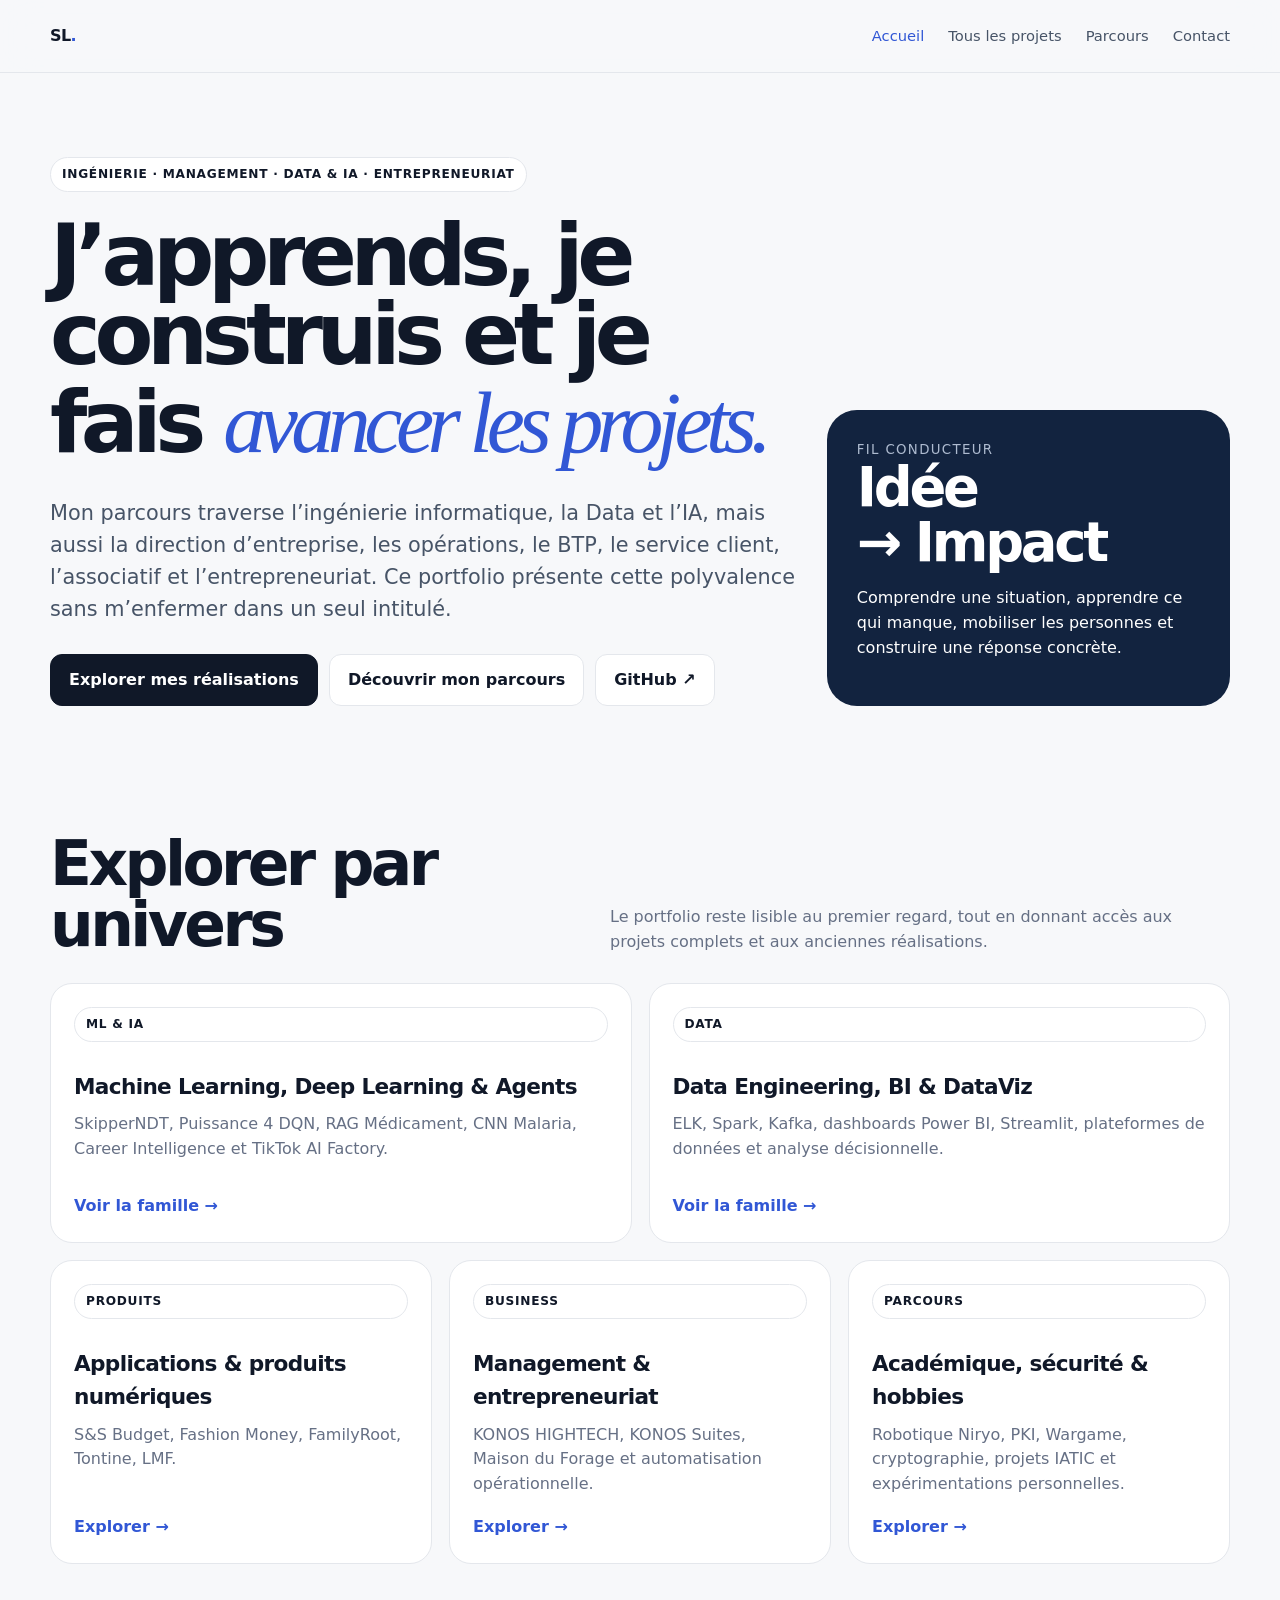
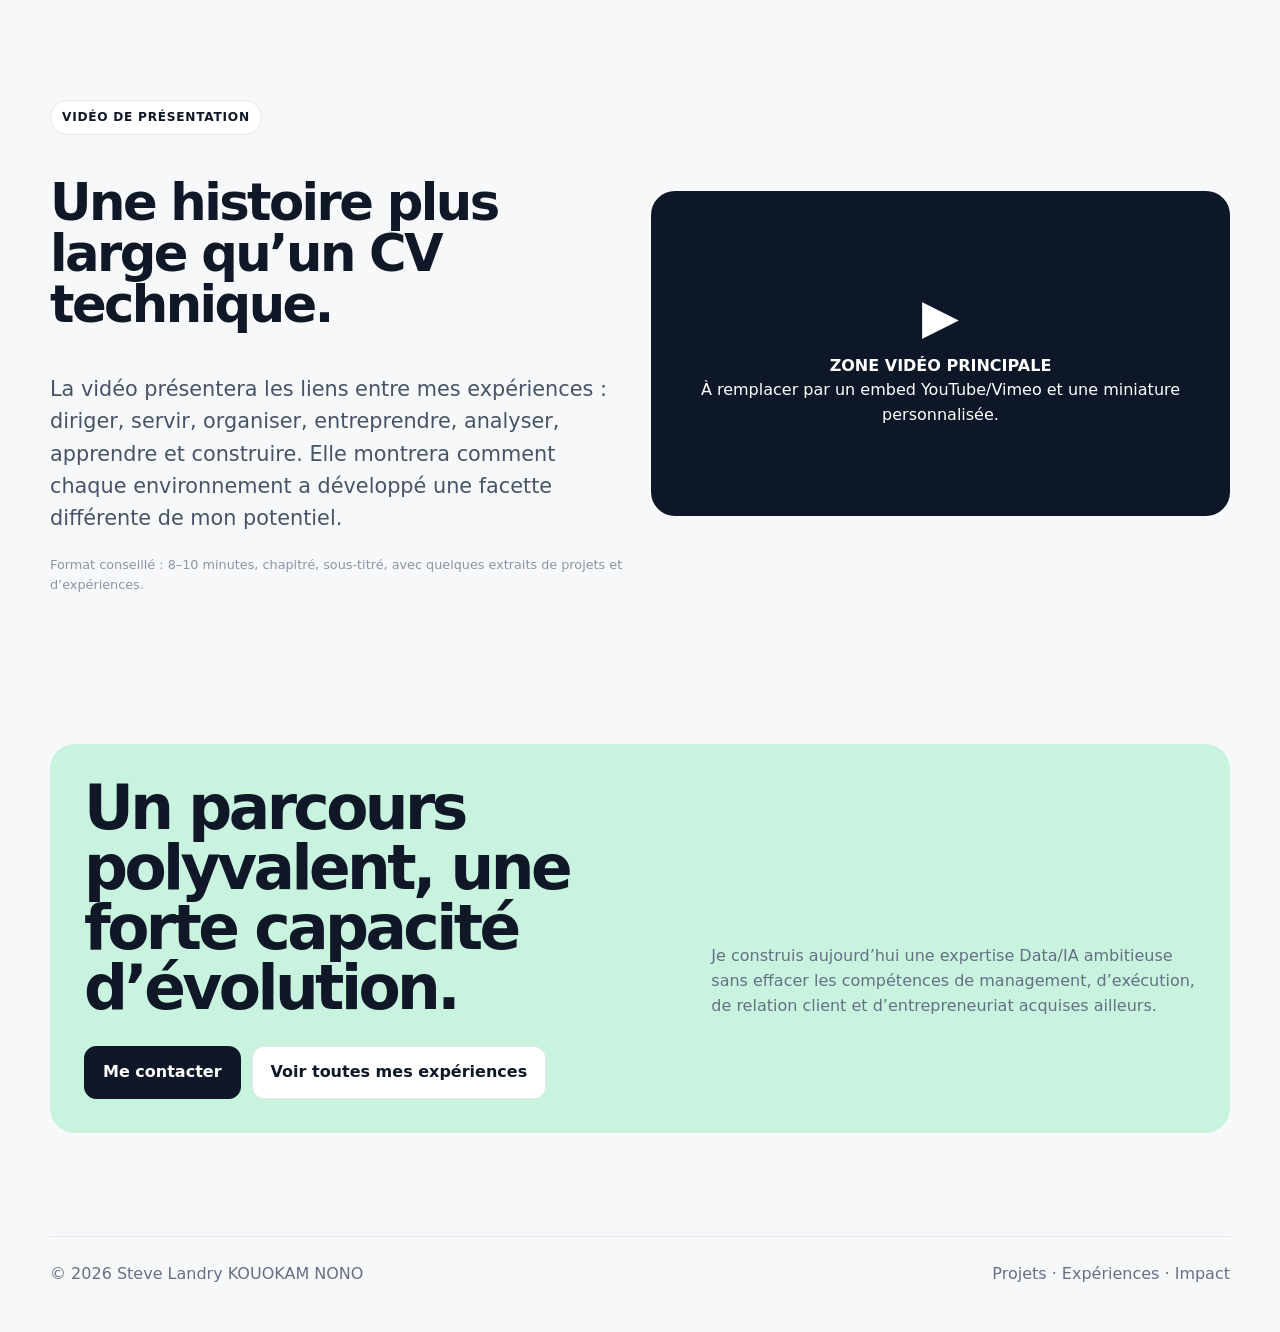
<file: index.html>
<!doctype html><html lang="fr"><head><meta charset="utf-8"><meta name="viewport" content="width=device-width,initial-scale=1"><meta name="description" content="Projets, expériences, compétences et parcours de Steve Landry KOUOKAM NONO"><title>Steve Landry — Projets, expériences & impact</title><link rel="stylesheet" href="assets/styles.css"></head><body>
<header class="nav-shell"><nav class="wrap"><a class="brand" href="index.html">SL<i>.</i></a><div class="navlinks"><a class="active" href="index.html">Accueil</a><a href="projects.html">Tous les projets</a><a href="about.html">Parcours</a><a href="#contact">Contact</a></div></nav></header>
<main><section class="hero"><div class="wrap hero-grid"><div><span class="eyebrow">Ingénierie · Management · Data & IA · Entrepreneuriat</span><h1>J’apprends, je construis et je fais <em>avancer les projets.</em></h1><p class="lead">Mon parcours traverse l’ingénierie informatique, la Data et l’IA, mais aussi la direction d’entreprise, les opérations, le BTP, le service client, l’associatif et l’entrepreneuriat. Ce portfolio présente cette polyvalence sans m’enfermer dans un seul intitulé.</p><div class="actions"><a class="btn primary" href="projects.html">Explorer mes réalisations</a><a class="btn" href="about.html">Découvrir mon parcours</a><a class="btn" href="https://github.com/Steve-Landry-NONO" target="_blank" rel="noreferrer">GitHub ↗</a></div></div><aside class="hero-card"><small>Fil conducteur</small><strong>Idée<br>→ Impact</strong><p>Comprendre une situation, apprendre ce qui manque, mobiliser les personnes et construire une réponse concrète.</p></aside></div></section>
<section><div class="wrap"><div class="section-head"><h2>Explorer par univers</h2><p>Le portfolio reste lisible au premier regard, tout en donnant accès aux projets complets et aux anciennes réalisations.</p></div><div class="grid">
<a class="card wide" href="ml-ai.html"><span class="pill">ML & IA</span><h3>Machine Learning, Deep Learning & Agents</h3><p>SkipperNDT, Puissance 4 DQN, RAG Médicament, CNN Malaria, Career Intelligence et TikTok AI Factory.</p><span class="link">Voir la famille →</span></a>
<a class="card wide" href="data.html"><span class="pill">Data</span><h3>Data Engineering, BI & DataViz</h3><p>ELK, Spark, Kafka, dashboards Power BI, Streamlit, plateformes de données et analyse décisionnelle.</p><span class="link">Voir la famille →</span></a>
<a class="card" href="products.html"><span class="pill">Produits</span><h3>Applications & produits numériques</h3><p>S&S Budget, Fashion Money, FamilyRoot, Tontine, LMF.</p><span class="link">Explorer →</span></a>
<a class="card" href="business.html"><span class="pill">Business</span><h3>Management & entrepreneuriat</h3><p>KONOS HIGHTECH, KONOS Suites, Maison du Forage et automatisation opérationnelle.</p><span class="link">Explorer →</span></a>
<a class="card" href="academic.html"><span class="pill">Parcours</span><h3>Académique, sécurité & hobbies</h3><p>Robotique Niryo, PKI, Wargame, cryptographie, projets IATIC et expérimentations personnelles.</p><span class="link">Explorer →</span></a>
</div></div></section>
<section><div class="wrap split"><div><span class="eyebrow">Vidéo de présentation</span><h2 style="font-size:clamp(2.2rem,4vw,4rem);line-height:1;letter-spacing:-.05em">Une histoire plus large qu’un CV technique.</h2><p class="lead">La vidéo présentera les liens entre mes expériences : diriger, servir, organiser, entreprendre, analyser, apprendre et construire. Elle montrera comment chaque environnement a développé une facette différente de mon potentiel.</p><p class="placeholder-note">Format conseillé : 8–10 minutes, chapitré, sous-titré, avec quelques extraits de projets et d’expériences.</p></div><div class="video-slot"><div><span>▶</span><strong>ZONE VIDÉO PRINCIPALE</strong><br>À remplacer par un embed YouTube/Vimeo et une miniature personnalisée.</div></div></div></section>
<section id="contact"><div class="wrap callout"><div class="section-head"><h2>Un parcours polyvalent, une forte capacité d’évolution.</h2><p>Je construis aujourd’hui une expertise Data/IA ambitieuse sans effacer les compétences de management, d’exécution, de relation client et d’entrepreneuriat acquises ailleurs.</p></div><div class="actions"><a class="btn primary" href="mailto:nonostevelandry@gmail.com">Me contacter</a><a class="btn" href="about.html">Voir toutes mes expériences</a></div></div></section></main>
<footer><div class="wrap footer"><span>© <span data-year></span> Steve Landry KOUOKAM NONO</span><span>Projets · Expériences · Impact</span></div></footer><script src="assets/site.js"></script></body></html>
</file>
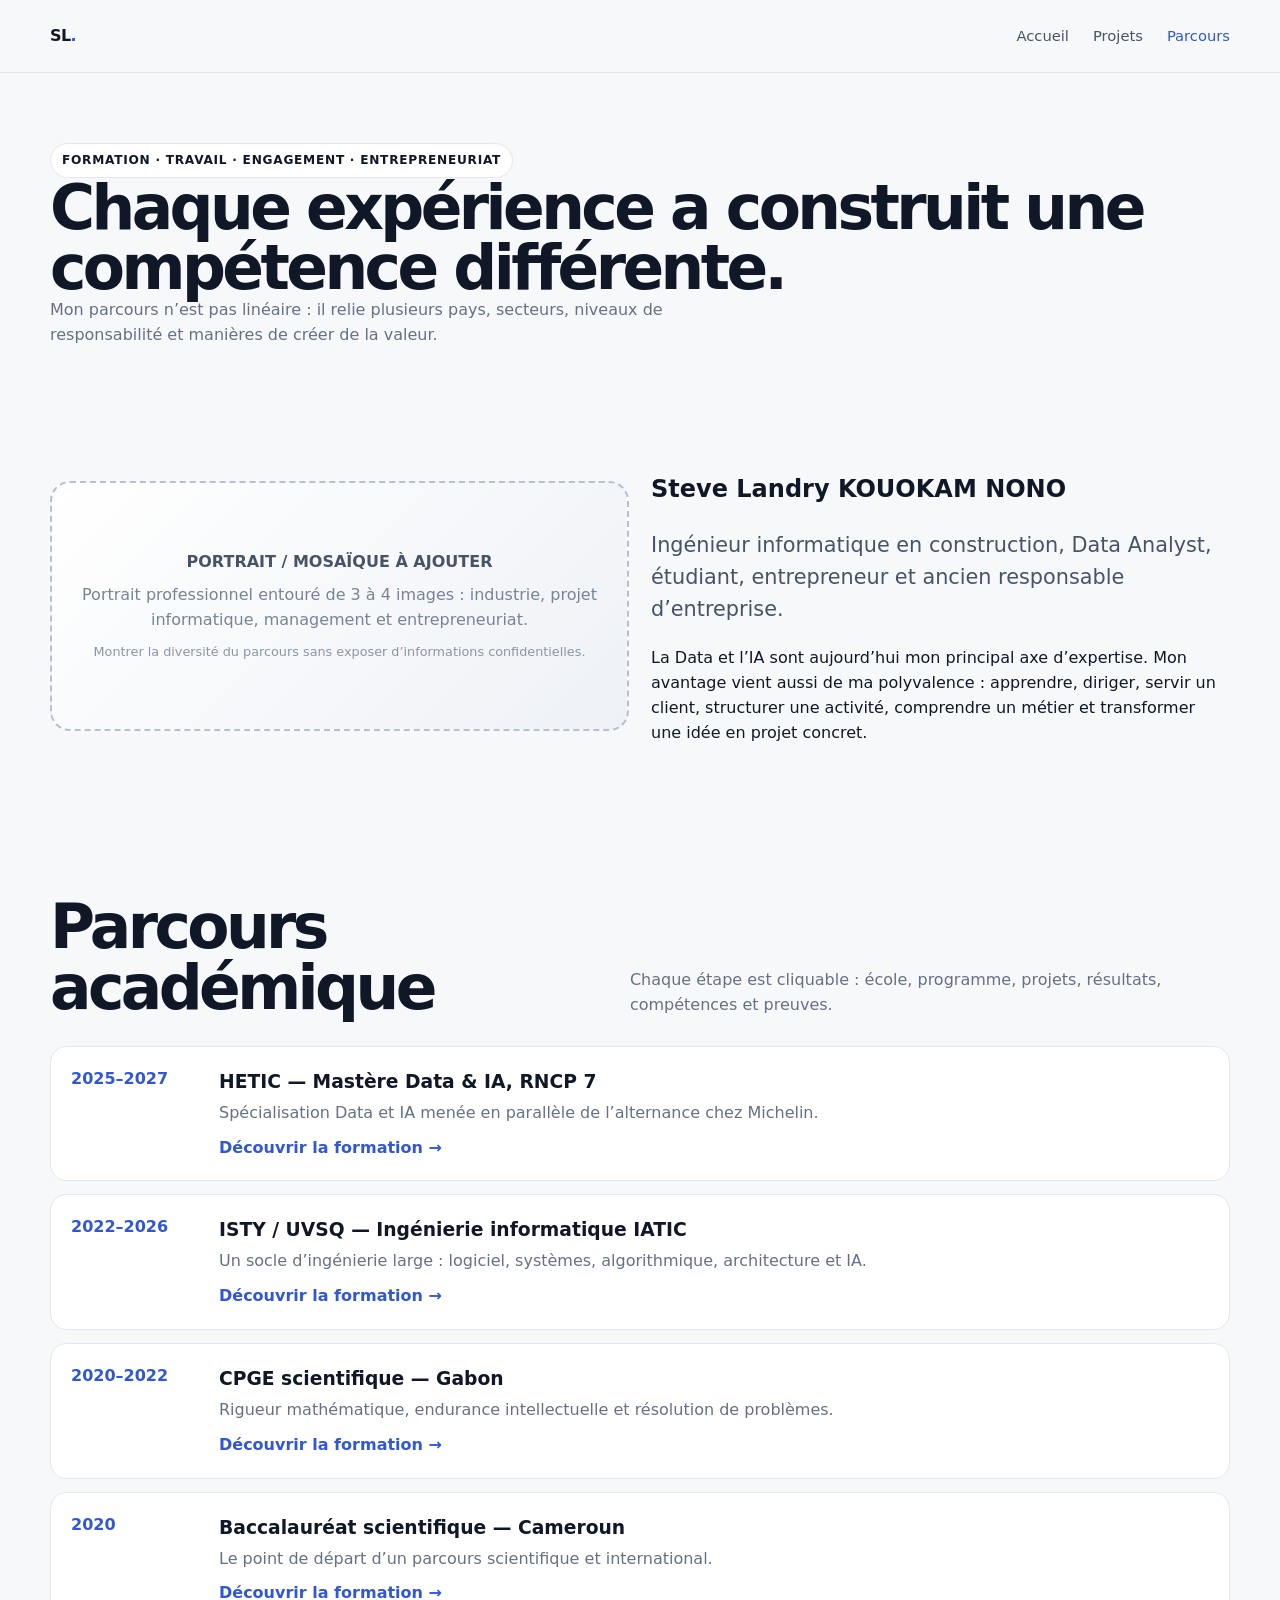
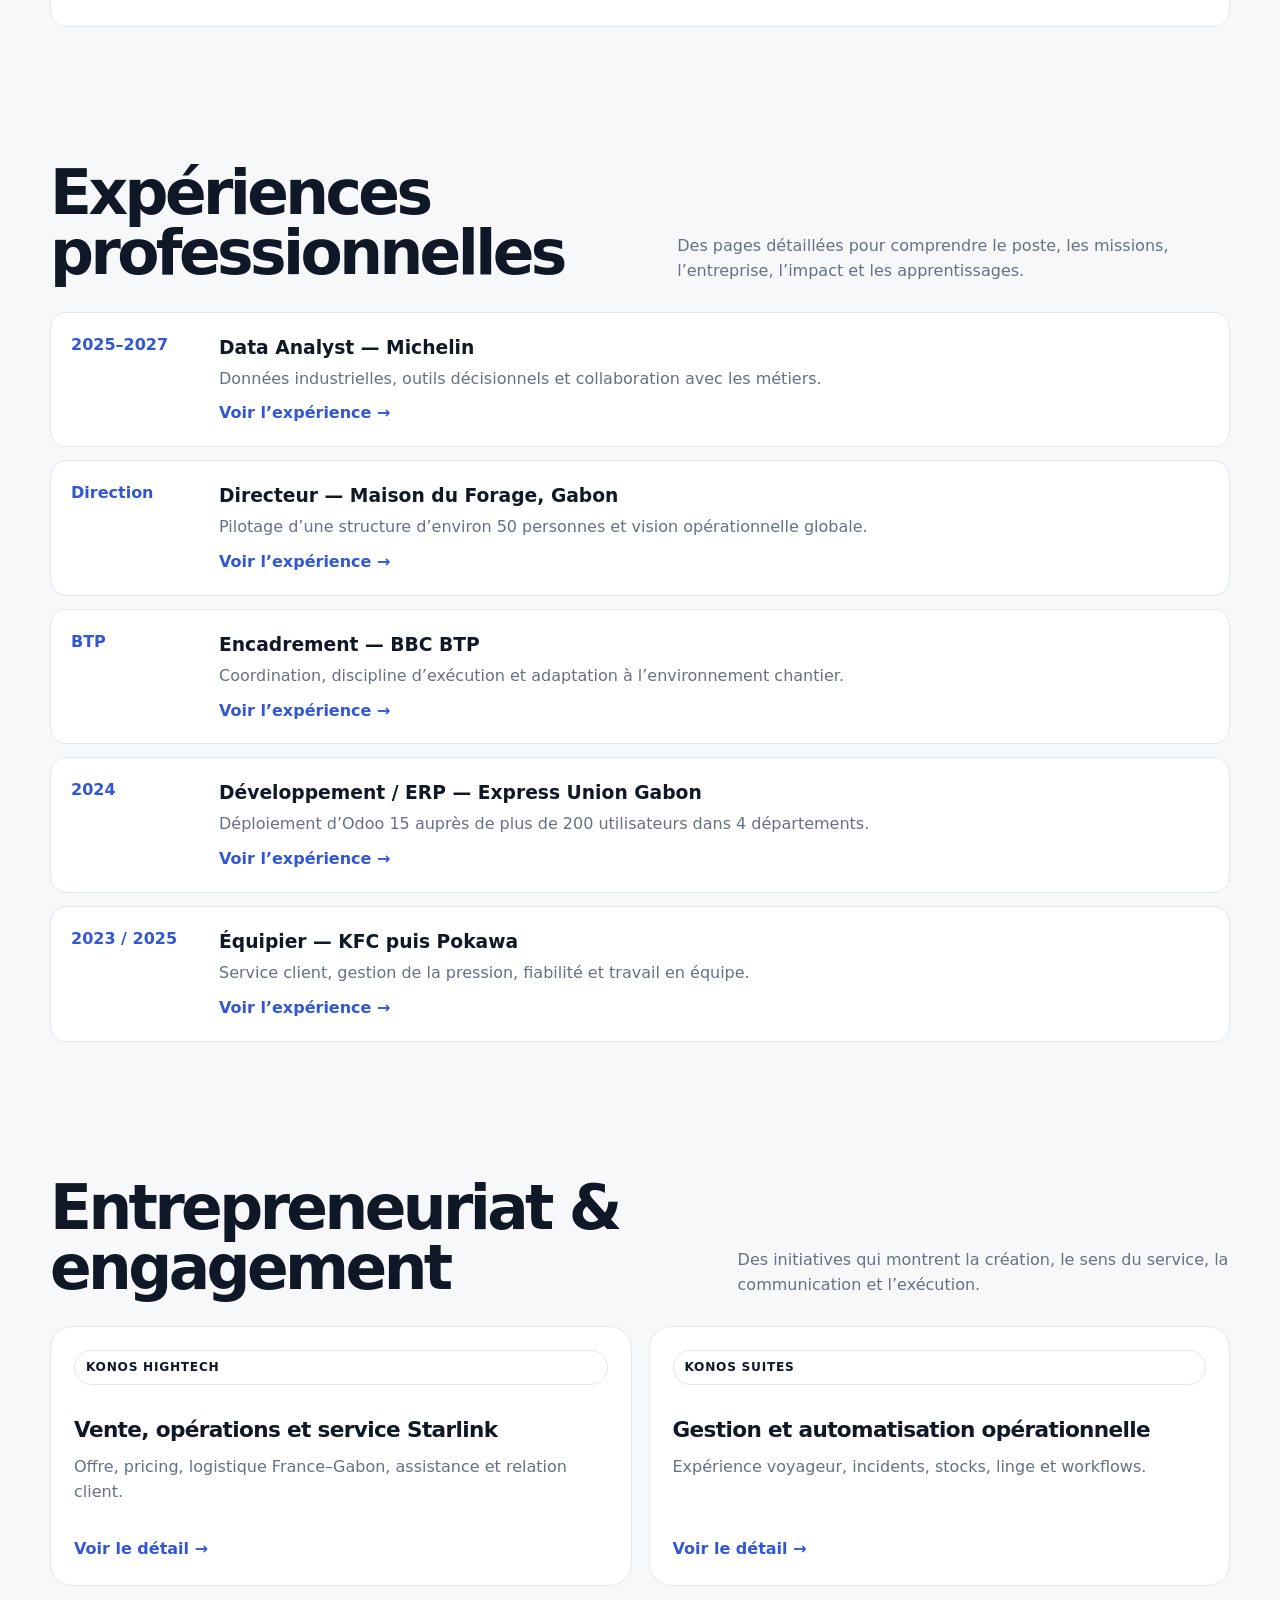
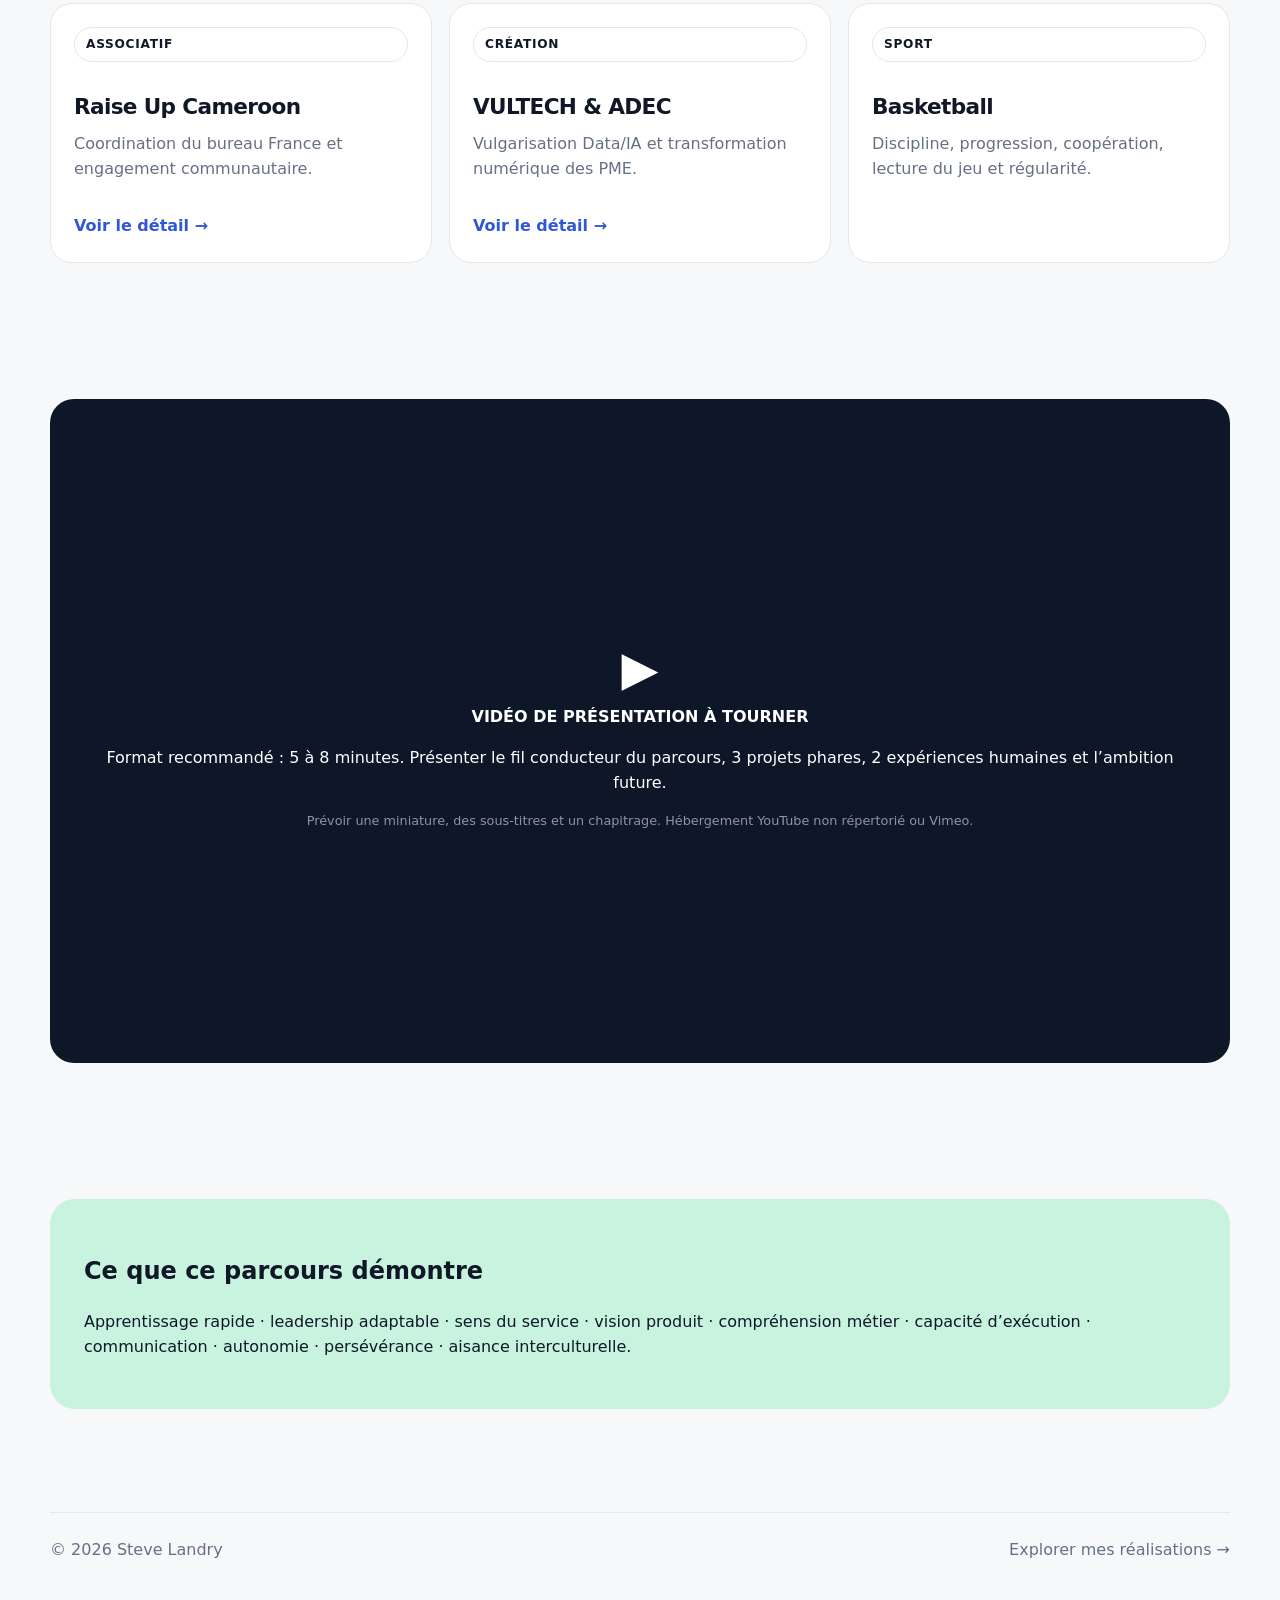
<file: about.html>
<!doctype html><html lang="fr"><head><meta charset="utf-8"><meta name="viewport" content="width=device-width,initial-scale=1"><meta name="description" content="Le parcours académique, professionnel, entrepreneurial et associatif de Steve Landry KOUOKAM NONO."><title>Parcours & expériences — Steve Landry</title><link rel="stylesheet" href="assets/styles.css"></head><body>
<header class="nav-shell"><nav class="wrap"><a class="brand" href="index.html">SL<i>.</i></a><div class="navlinks"><a href="index.html">Accueil</a><a href="projects.html">Projets</a><a class="active" href="about.html">Parcours</a></div></nav></header><main>
<header class="page-head wrap"><span class="eyebrow">Formation · travail · engagement · entrepreneuriat</span><h1>Chaque expérience a construit une compétence différente.</h1><p>Mon parcours n’est pas linéaire : il relie plusieurs pays, secteurs, niveaux de responsabilité et manières de créer de la valeur.</p></header>
<section><div class="wrap split"><div class="visual-slot"><div><strong>PORTRAIT / MOSAÏQUE À AJOUTER</strong>Portrait professionnel entouré de 3 à 4 images : industrie, projet informatique, management et entrepreneuriat.<div class="placeholder-note">Montrer la diversité du parcours sans exposer d’informations confidentielles.</div></div></div><div><h2>Steve Landry KOUOKAM NONO</h2><p class="lead">Ingénieur informatique en construction, Data Analyst, étudiant, entrepreneur et ancien responsable d’entreprise.</p><p>La Data et l’IA sont aujourd’hui mon principal axe d’expertise. Mon avantage vient aussi de ma polyvalence : apprendre, diriger, servir un client, structurer une activité, comprendre un métier et transformer une idée en projet concret.</p></div></div></section>
<section><div class="wrap"><div class="section-head"><h2>Parcours académique</h2><p>Chaque étape est cliquable : école, programme, projets, résultats, compétences et preuves.</p></div><div class="timeline">
<a class="timeline-link" href="detail.html?type=education&id=hetic"><article><time>2025–2027</time><div><h3>HETIC — Mastère Data & IA, RNCP 7</h3><p>Spécialisation Data et IA menée en parallèle de l’alternance chez Michelin.</p><span class="link">Découvrir la formation →</span></div></article></a>
<a class="timeline-link" href="detail.html?type=education&id=isty"><article><time>2022–2026</time><div><h3>ISTY / UVSQ — Ingénierie informatique IATIC</h3><p>Un socle d’ingénierie large : logiciel, systèmes, algorithmique, architecture et IA.</p><span class="link">Découvrir la formation →</span></div></article></a>
<a class="timeline-link" href="detail.html?type=education&id=cpge"><article><time>2020–2022</time><div><h3>CPGE scientifique — Gabon</h3><p>Rigueur mathématique, endurance intellectuelle et résolution de problèmes.</p><span class="link">Découvrir la formation →</span></div></article></a>
<a class="timeline-link" href="detail.html?type=education&id=bac"><article><time>2020</time><div><h3>Baccalauréat scientifique — Cameroun</h3><p>Le point de départ d’un parcours scientifique et international.</p><span class="link">Découvrir la formation →</span></div></article></a>
</div></div></section>
<section><div class="wrap"><div class="section-head"><h2>Expériences professionnelles</h2><p>Des pages détaillées pour comprendre le poste, les missions, l’entreprise, l’impact et les apprentissages.</p></div><div class="timeline">
<a class="timeline-link" href="detail.html?type=experience&id=michelin"><article><time>2025–2027</time><div><h3>Data Analyst — Michelin</h3><p>Données industrielles, outils décisionnels et collaboration avec les métiers.</p><span class="link">Voir l’expérience →</span></div></article></a>
<a class="timeline-link" href="detail.html?type=experience&id=maison-forage"><article><time>Direction</time><div><h3>Directeur — Maison du Forage, Gabon</h3><p>Pilotage d’une structure d’environ 50 personnes et vision opérationnelle globale.</p><span class="link">Voir l’expérience →</span></div></article></a>
<a class="timeline-link" href="detail.html?type=experience&id=bbc-btp"><article><time>BTP</time><div><h3>Encadrement — BBC BTP</h3><p>Coordination, discipline d’exécution et adaptation à l’environnement chantier.</p><span class="link">Voir l’expérience →</span></div></article></a>
<a class="timeline-link" href="detail.html?type=experience&id=express-union"><article><time>2024</time><div><h3>Développement / ERP — Express Union Gabon</h3><p>Déploiement d’Odoo 15 auprès de plus de 200 utilisateurs dans 4 départements.</p><span class="link">Voir l’expérience →</span></div></article></a>
<a class="timeline-link" href="detail.html?type=experience&id=service"><article><time>2023 / 2025</time><div><h3>Équipier — KFC puis Pokawa</h3><p>Service client, gestion de la pression, fiabilité et travail en équipe.</p><span class="link">Voir l’expérience →</span></div></article></a>
</div></div></section>
<section><div class="wrap"><div class="section-head"><h2>Entrepreneuriat & engagement</h2><p>Des initiatives qui montrent la création, le sens du service, la communication et l’exécution.</p></div><div class="grid">
<a class="card wide" href="detail.html?type=experience&id=konos-hightech"><span class="pill">KONOS HIGHTECH</span><h3>Vente, opérations et service Starlink</h3><p>Offre, pricing, logistique France–Gabon, assistance et relation client.</p><span class="link">Voir le détail →</span></a>
<a class="card wide" href="detail.html?type=experience&id=konos-suites"><span class="pill">KONOS SUITES</span><h3>Gestion et automatisation opérationnelle</h3><p>Expérience voyageur, incidents, stocks, linge et workflows.</p><span class="link">Voir le détail →</span></a>
<a class="card" href="detail.html?type=experience&id=raise-up"><span class="pill">Associatif</span><h3>Raise Up Cameroon</h3><p>Coordination du bureau France et engagement communautaire.</p><span class="link">Voir le détail →</span></a>
<a class="card" href="detail.html?type=experience&id=vultech-adec"><span class="pill">Création</span><h3>VULTECH & ADEC</h3><p>Vulgarisation Data/IA et transformation numérique des PME.</p><span class="link">Voir le détail →</span></a>
<article class="card"><span class="pill">Sport</span><h3>Basketball</h3><p>Discipline, progression, coopération, lecture du jeu et régularité.</p></article>
</div></div></section>
<section><div class="wrap video-slot"><div><span>▶</span><strong>VIDÉO DE PRÉSENTATION À TOURNER</strong><p>Format recommandé : 5 à 8 minutes. Présenter le fil conducteur du parcours, 3 projets phares, 2 expériences humaines et l’ambition future.</p><div class="placeholder-note">Prévoir une miniature, des sous-titres et un chapitrage. Hébergement YouTube non répertorié ou Vimeo.</div></div></div></section>
<section><div class="wrap callout"><h2>Ce que ce parcours démontre</h2><p>Apprentissage rapide · leadership adaptable · sens du service · vision produit · compréhension métier · capacité d’exécution · communication · autonomie · persévérance · aisance interculturelle.</p></div></section></main>
<footer><div class="wrap footer"><span>© <span data-year></span> Steve Landry</span><a href="projects.html">Explorer mes réalisations →</a></div></footer><script src="assets/site.js"></script></body></html>
</file>
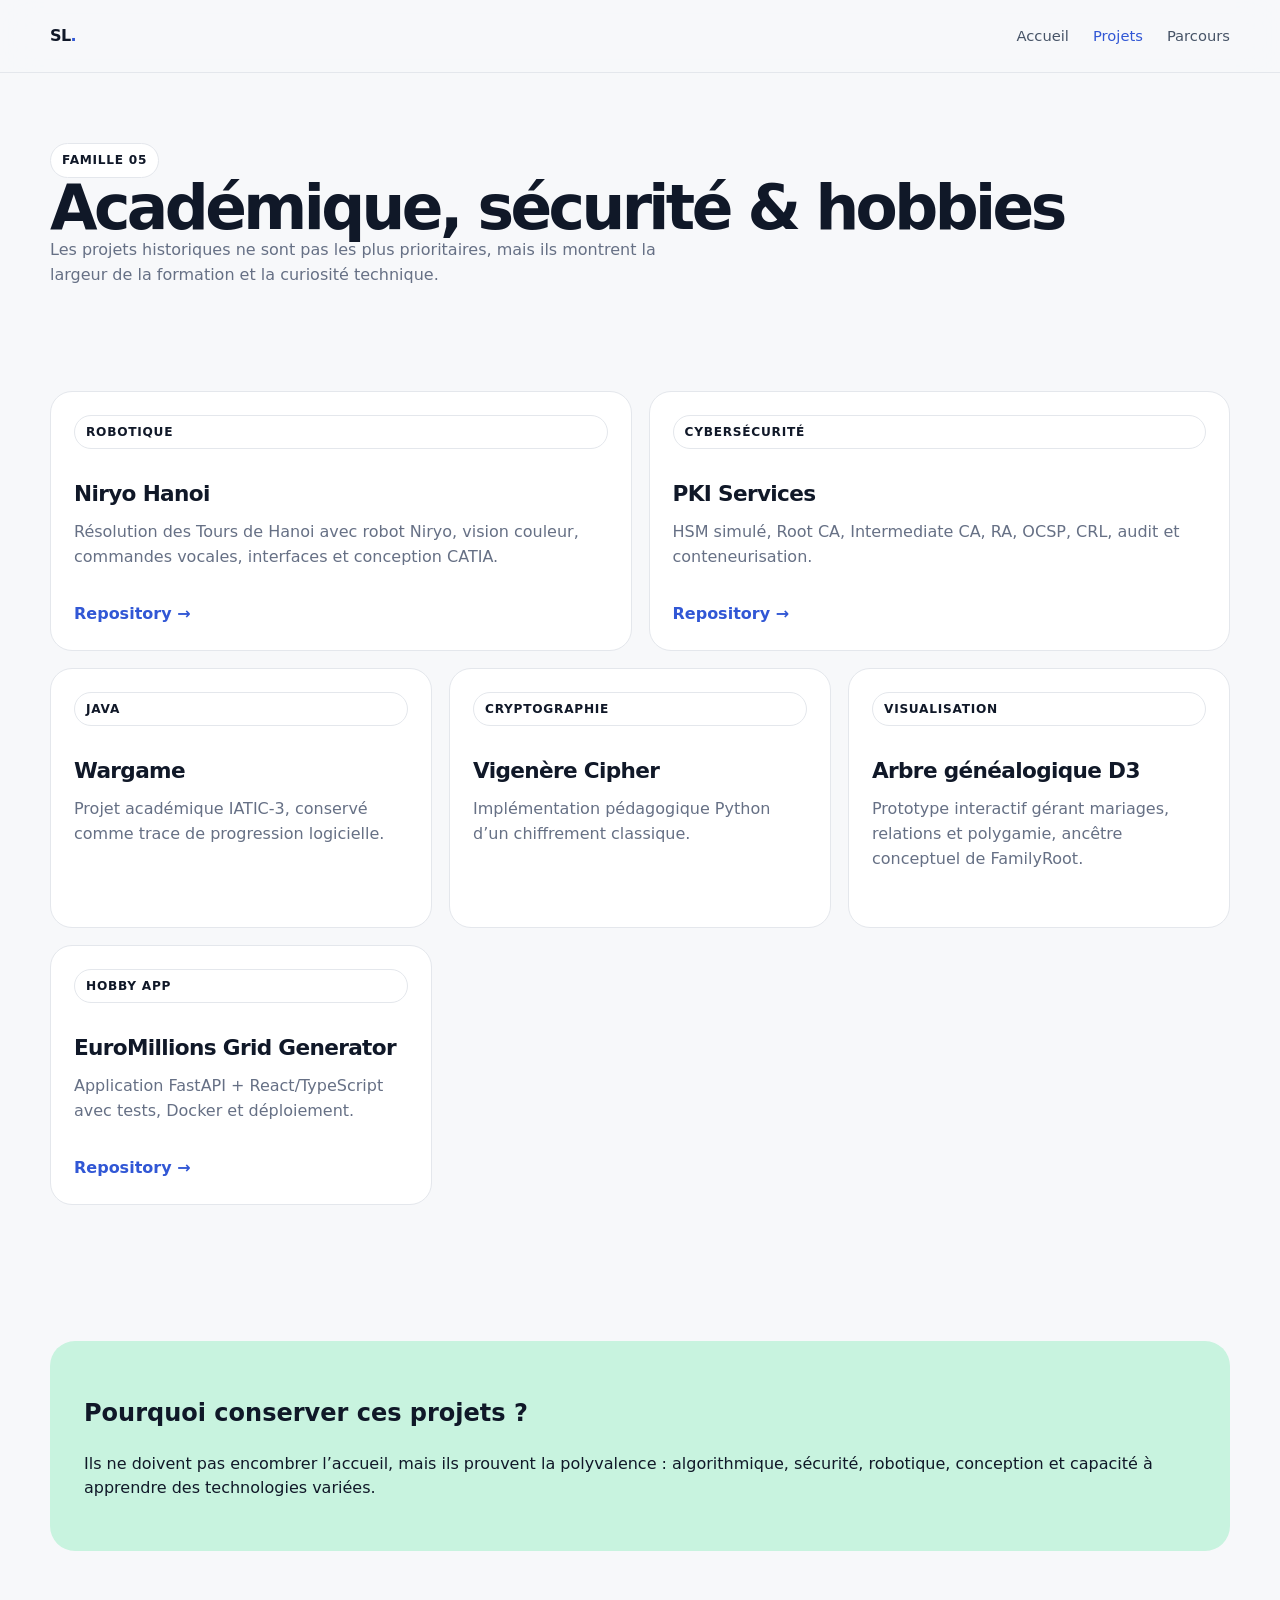
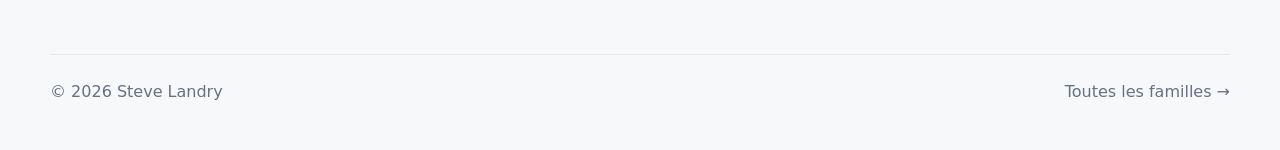
<file: academic.html>
<!doctype html><html lang="fr"><head><meta charset="utf-8"><meta name="viewport" content="width=device-width,initial-scale=1"><title>Académique & hobbies — Steve Landry</title><link rel="stylesheet" href="assets/styles.css"></head><body><header class="nav-shell"><nav class="wrap"><a class="brand" href="index.html">SL<i>.</i></a><div class="navlinks"><a href="index.html">Accueil</a><a class="active" href="projects.html">Projets</a><a href="about.html">Parcours</a></div></nav></header><main><header class="page-head wrap"><span class="eyebrow">Famille 05</span><h1>Académique, sécurité & hobbies</h1><p>Les projets historiques ne sont pas les plus prioritaires, mais ils montrent la largeur de la formation et la curiosité technique.</p></header><section><div class="wrap grid">
<article class="card wide"><span class="pill">Robotique</span><h3>Niryo Hanoi</h3><p>Résolution des Tours de Hanoi avec robot Niryo, vision couleur, commandes vocales, interfaces et conception CATIA.</p><a class="link" href="https://github.com/Steve-Landry-NONO/NiryoHanoi">Repository →</a></article><article class="card wide"><span class="pill">Cybersécurité</span><h3>PKI Services</h3><p>HSM simulé, Root CA, Intermediate CA, RA, OCSP, CRL, audit et conteneurisation.</p><a class="link" href="https://github.com/Steve-Landry-NONO/Pki-Services">Repository →</a></article><article class="card"><span class="pill">Java</span><h3>Wargame</h3><p>Projet académique IATIC-3, conservé comme trace de progression logicielle.</p></article><article class="card"><span class="pill">Cryptographie</span><h3>Vigenère Cipher</h3><p>Implémentation pédagogique Python d’un chiffrement classique.</p></article><article class="card"><span class="pill">Visualisation</span><h3>Arbre généalogique D3</h3><p>Prototype interactif gérant mariages, relations et polygamie, ancêtre conceptuel de FamilyRoot.</p></article><article class="card"><span class="pill">Hobby app</span><h3>EuroMillions Grid Generator</h3><p>Application FastAPI + React/TypeScript avec tests, Docker et déploiement.</p><a class="link" href="https://github.com/Steve-Landry-NONO/euromillions-grid-generator">Repository →</a></article>
</div></section><section><div class="wrap callout"><h2>Pourquoi conserver ces projets ?</h2><p>Ils ne doivent pas encombrer l’accueil, mais ils prouvent la polyvalence : algorithmique, sécurité, robotique, conception et capacité à apprendre des technologies variées.</p></div></section></main><footer><div class="wrap footer"><span>© <span data-year></span> Steve Landry</span><a href="projects.html">Toutes les familles →</a></div></footer><script src="assets/site.js"></script></body></html>
</file>
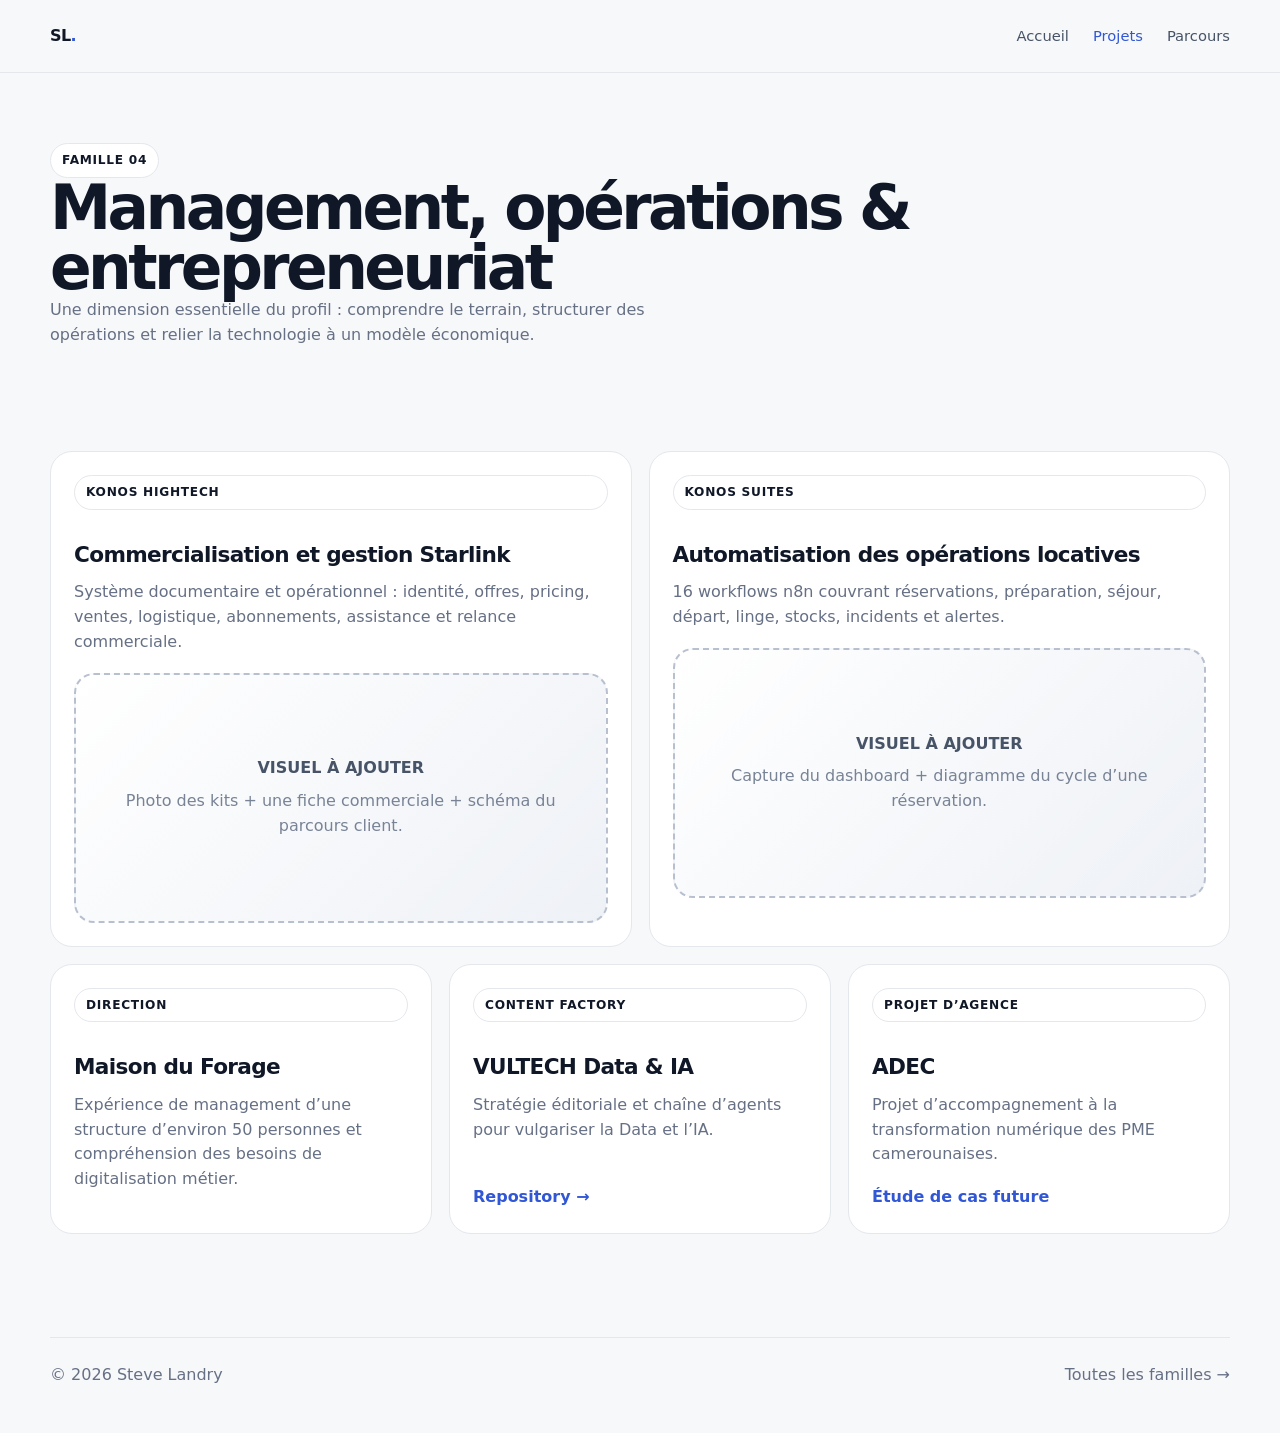
<file: business.html>
<!doctype html><html lang="fr"><head><meta charset="utf-8"><meta name="viewport" content="width=device-width,initial-scale=1"><title>Management & entrepreneuriat — Steve Landry</title><link rel="stylesheet" href="assets/styles.css"></head><body><header class="nav-shell"><nav class="wrap"><a class="brand" href="index.html">SL<i>.</i></a><div class="navlinks"><a href="index.html">Accueil</a><a class="active" href="projects.html">Projets</a><a href="about.html">Parcours</a></div></nav></header><main><header class="page-head wrap"><span class="eyebrow">Famille 04</span><h1>Management, opérations & entrepreneuriat</h1><p>Une dimension essentielle du profil : comprendre le terrain, structurer des opérations et relier la technologie à un modèle économique.</p></header><section><div class="wrap grid">
<article class="card wide"><span class="pill">KONOS HIGHTECH</span><h3>Commercialisation et gestion Starlink</h3><p>Système documentaire et opérationnel : identité, offres, pricing, ventes, logistique, abonnements, assistance et relance commerciale.</p><div class="visual-slot"><div><strong>VISUEL À AJOUTER</strong>Photo des kits + une fiche commerciale + schéma du parcours client.</div></div></article>
<article class="card wide"><span class="pill">KONOS SUITES</span><h3>Automatisation des opérations locatives</h3><p>16 workflows n8n couvrant réservations, préparation, séjour, départ, linge, stocks, incidents et alertes.</p><div class="visual-slot"><div><strong>VISUEL À AJOUTER</strong>Capture du dashboard + diagramme du cycle d’une réservation.</div></div></article>
<article class="card"><span class="pill">Direction</span><h3>Maison du Forage</h3><p>Expérience de management d’une structure d’environ 50 personnes et compréhension des besoins de digitalisation métier.</p></article><article class="card"><span class="pill">Content Factory</span><h3>VULTECH Data & IA</h3><p>Stratégie éditoriale et chaîne d’agents pour vulgariser la Data et l’IA.</p><a class="link" href="https://github.com/Steve-Landry-NONO/VULTECH-DATA-IA">Repository →</a></article><article class="card"><span class="pill">Projet d’agence</span><h3>ADEC</h3><p>Projet d’accompagnement à la transformation numérique des PME camerounaises.</p><span class="link">Étude de cas future</span></article>
</div></section></main><footer><div class="wrap footer"><span>© <span data-year></span> Steve Landry</span><a href="projects.html">Toutes les familles →</a></div></footer><script src="assets/site.js"></script></body></html>
</file>
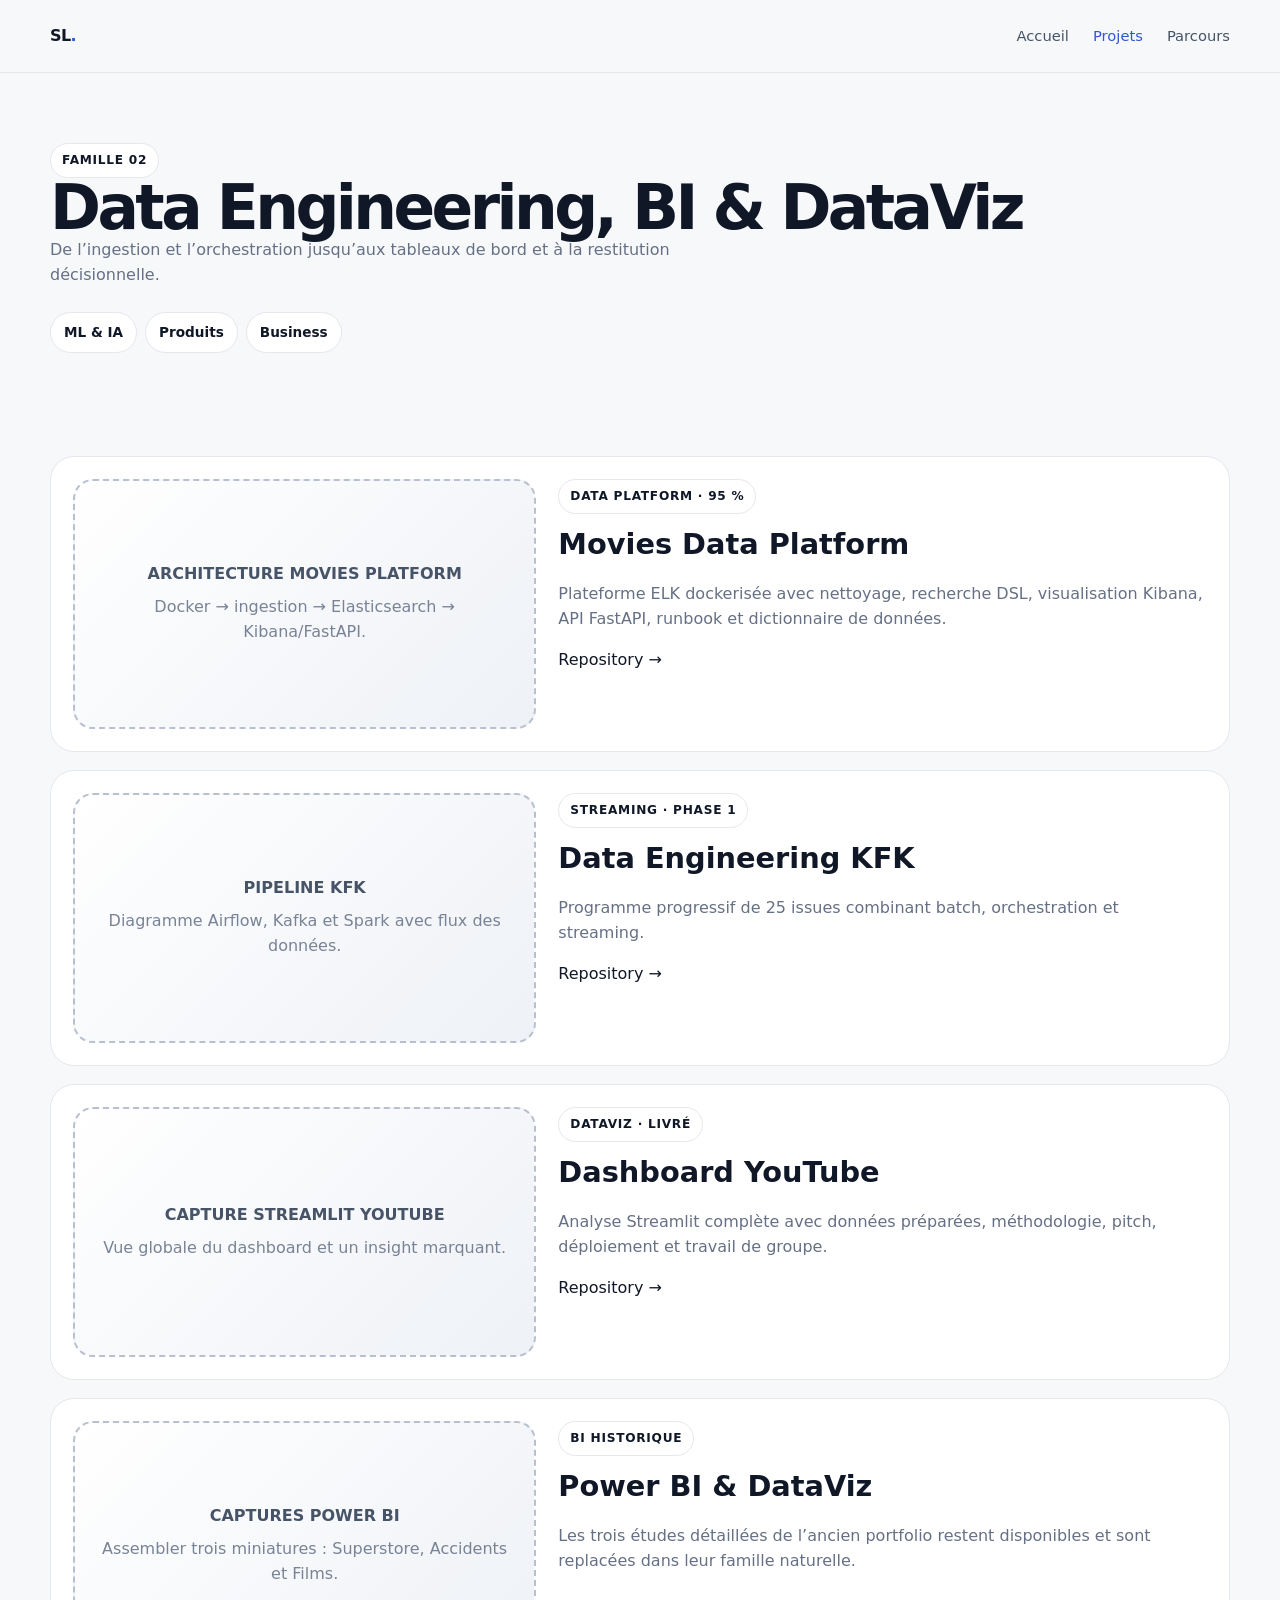
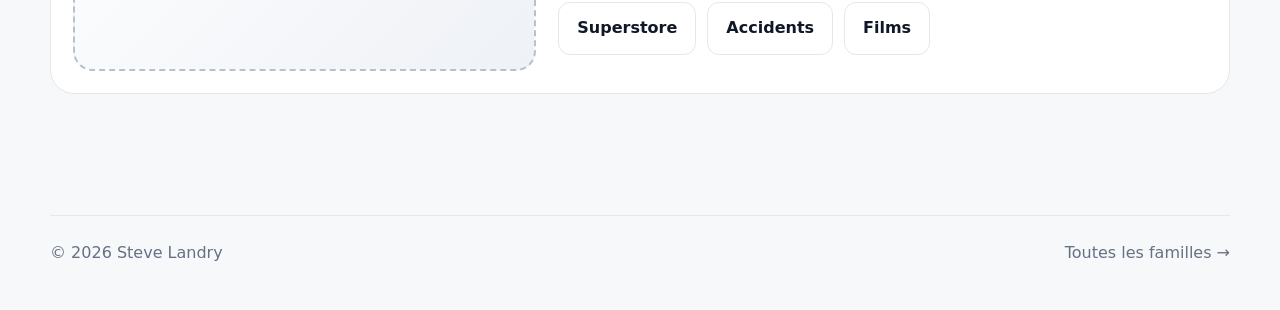
<file: data.html>
<!doctype html><html lang="fr"><head><meta charset="utf-8"><meta name="viewport" content="width=device-width,initial-scale=1"><title>Data Engineering & DataViz — Steve Landry</title><link rel="stylesheet" href="assets/styles.css"></head><body><header class="nav-shell"><nav class="wrap"><a class="brand" href="index.html">SL<i>.</i></a><div class="navlinks"><a href="index.html">Accueil</a><a class="active" href="projects.html">Projets</a><a href="about.html">Parcours</a></div></nav></header><main><header class="page-head wrap"><span class="eyebrow">Famille 02</span><h1>Data Engineering, BI & DataViz</h1><p>De l’ingestion et l’orchestration jusqu’aux tableaux de bord et à la restitution décisionnelle.</p><div class="family-nav"><a href="ml-ai.html">ML & IA</a><a href="products.html">Produits</a><a href="business.html">Business</a></div></header><section><div class="wrap">
<article class="project-row"><div class="visual-slot"><div><strong>ARCHITECTURE MOVIES PLATFORM</strong>Docker → ingestion → Elasticsearch → Kibana/FastAPI.</div></div><div><span class="pill">Data Platform · 95 %</span><h2>Movies Data Platform</h2><p>Plateforme ELK dockerisée avec nettoyage, recherche DSL, visualisation Kibana, API FastAPI, runbook et dictionnaire de données.</p><a class="link" href="https://github.com/Steve-Landry-NONO/movies-data-platform">Repository →</a></div></article>
<article class="project-row"><div class="visual-slot"><div><strong>PIPELINE KFK</strong>Diagramme Airflow, Kafka et Spark avec flux des données.</div></div><div><span class="pill">Streaming · Phase 1</span><h2>Data Engineering KFK</h2><p>Programme progressif de 25 issues combinant batch, orchestration et streaming.</p><a class="link" href="https://github.com/Steve-Landry-NONO/cours_hetic_groupeKFK">Repository →</a></div></article>
<article class="project-row"><div class="visual-slot"><div><strong>CAPTURE STREAMLIT YOUTUBE</strong>Vue globale du dashboard et un insight marquant.</div></div><div><span class="pill">DataViz · livré</span><h2>Dashboard YouTube</h2><p>Analyse Streamlit complète avec données préparées, méthodologie, pitch, déploiement et travail de groupe.</p><a class="link" href="https://github.com/Steve-Landry-NONO/Tp6-dashbord-youtube">Repository →</a></div></article>
<article class="project-row"><div class="visual-slot"><div><strong>CAPTURES POWER BI</strong>Assembler trois miniatures : Superstore, Accidents et Films.</div></div><div><span class="pill">BI historique</span><h2>Power BI & DataViz</h2><p>Les trois études détaillées de l’ancien portfolio restent disponibles et sont replacées dans leur famille naturelle.</p><div class="actions"><a class="btn" href="projet-superstore.html">Superstore</a><a class="btn" href="projet-accidents.html">Accidents</a><a class="btn" href="projet-films.html">Films</a></div></div></article>
</div></section></main><footer><div class="wrap footer"><span>© <span data-year></span> Steve Landry</span><a href="projects.html">Toutes les familles →</a></div></footer><script src="assets/site.js"></script></body></html>
</file>
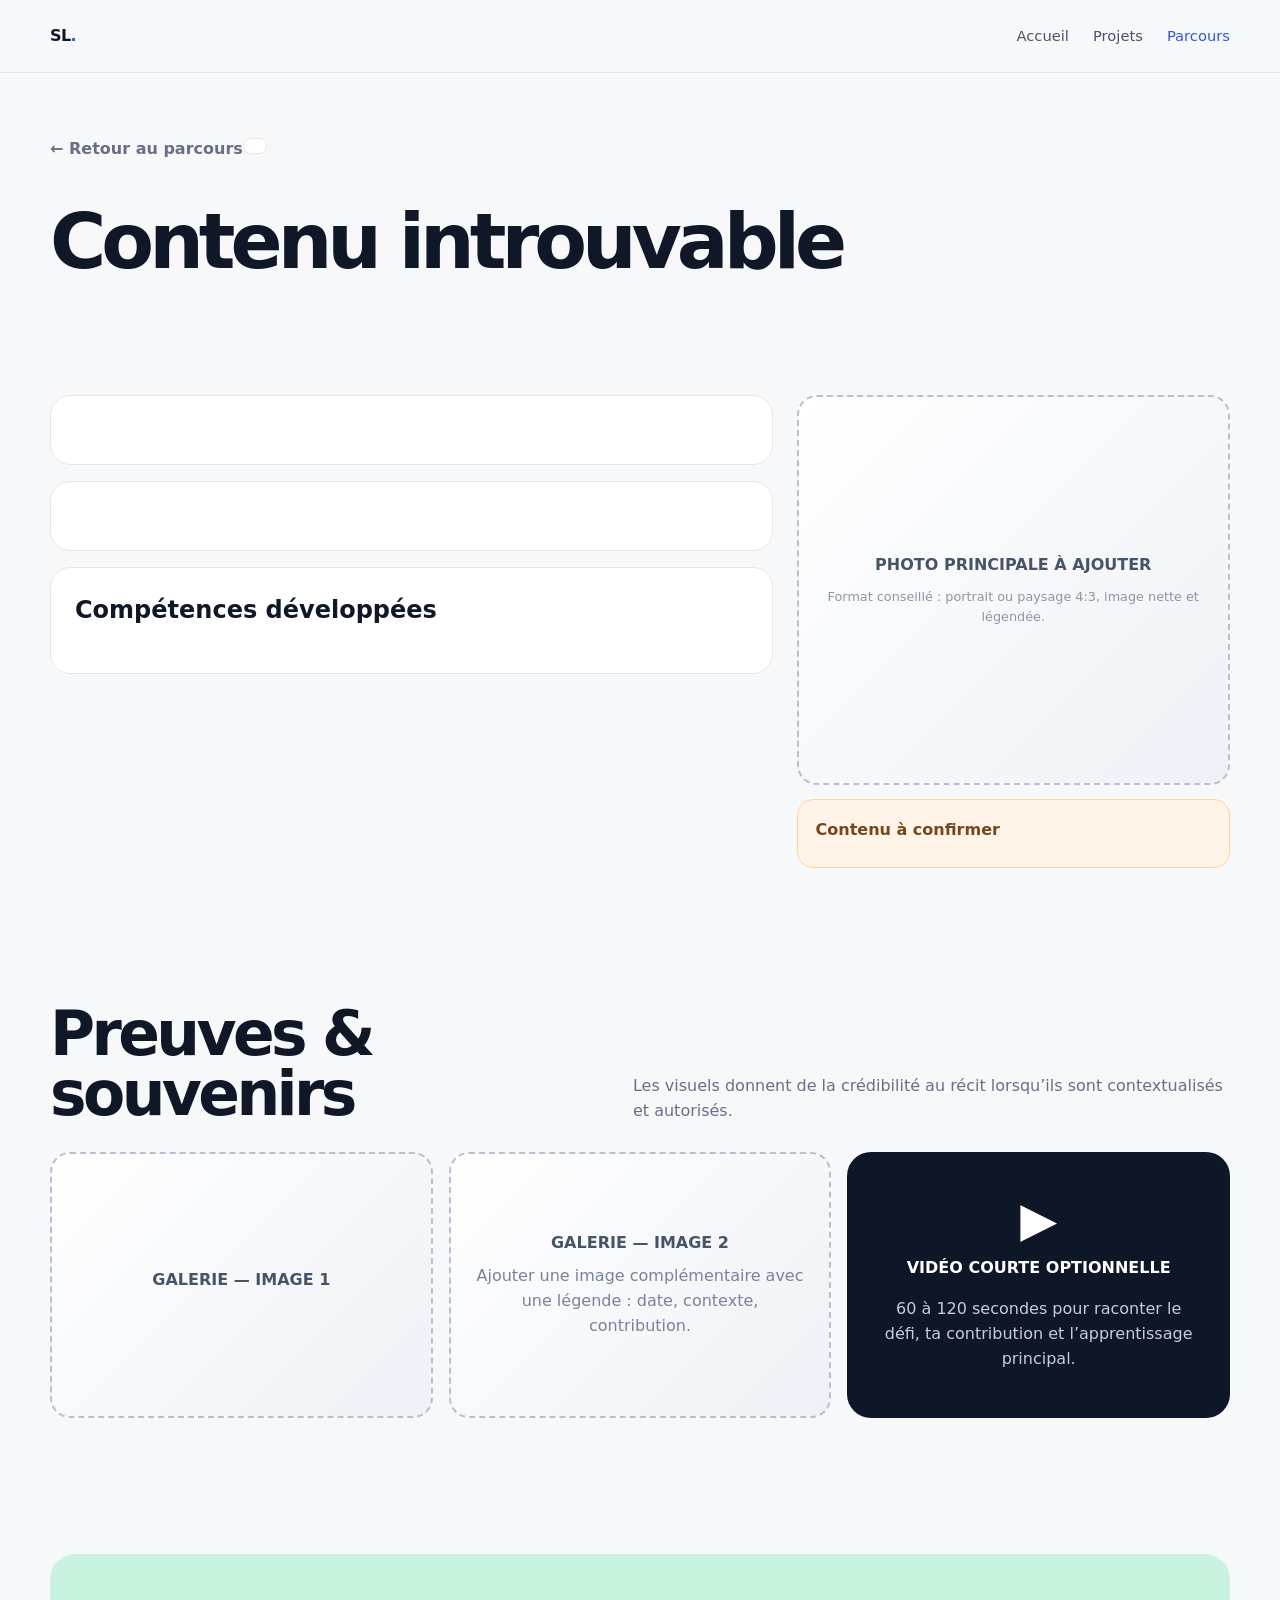
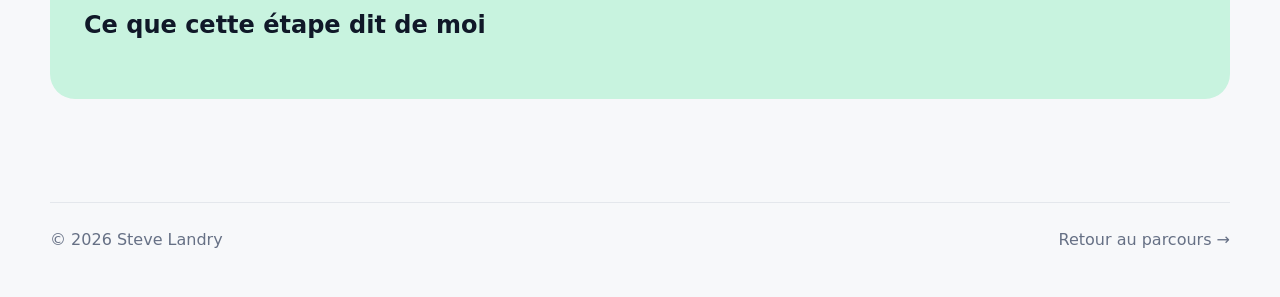
<file: detail.html>
<!doctype html><html lang="fr"><head><meta charset="utf-8"><meta name="viewport" content="width=device-width,initial-scale=1"><meta name="description" content="Détail du parcours de Steve Landry KOUOKAM NONO."><title>Parcours — Steve Landry</title><link rel="stylesheet" href="assets/styles.css"></head><body>
<header class="nav-shell"><nav class="wrap"><a class="brand" href="index.html">SL<i>.</i></a><div class="navlinks"><a href="index.html">Accueil</a><a href="projects.html">Projets</a><a class="active" href="about.html">Parcours</a></div></nav></header>
<main id="detail-page" aria-live="polite"><header class="detail-hero wrap"><a class="back-link" href="about.html">← Retour au parcours</a><span class="eyebrow" data-kind></span><h1 data-title>Chargement…</h1><p class="detail-org" data-org></p><p class="lead" data-intro></p></header><section><div class="wrap detail-layout"><div><div class="detail-block"><h2 data-section-one></h2><ul class="detail-list" data-list-one></ul></div><div class="detail-block"><h2 data-section-two></h2><ul class="detail-list" data-list-two></ul></div><div class="detail-block"><h2>Compétences développées</h2><div class="skill-cloud" data-skills></div></div></div><aside><div class="visual-slot portrait-slot"><div><strong>PHOTO PRINCIPALE À AJOUTER</strong><span data-image></span><div class="placeholder-note">Format conseillé : portrait ou paysage 4:3, image nette et légendée.</div></div></div><div class="editorial-note"><strong>Contenu à confirmer</strong><p data-note></p></div></aside></div></section><section><div class="wrap"><div class="section-head"><h2>Preuves & souvenirs</h2><p>Les visuels donnent de la crédibilité au récit lorsqu’ils sont contextualisés et autorisés.</p></div><div class="media-grid"><div class="visual-slot"><div><strong>GALERIE — IMAGE 1</strong><span data-gallery></span></div></div><div class="visual-slot"><div><strong>GALERIE — IMAGE 2</strong>Ajouter une image complémentaire avec une légende : date, contexte, contribution.</div></div><div class="video-slot compact"><div><span>▶</span><strong>VIDÉO COURTE OPTIONNELLE</strong><p>60 à 120 secondes pour raconter le défi, ta contribution et l’apprentissage principal.</p></div></div></div></div></section><section><div class="wrap callout"><h2>Ce que cette étape dit de moi</h2><p data-takeaway></p></div></section></main>
<footer><div class="wrap footer"><span>© <span data-year></span> Steve Landry</span><a href="about.html">Retour au parcours →</a></div></footer><script src="assets/profile-data.js"></script><script src="assets/site.js"></script></body></html>
</file>
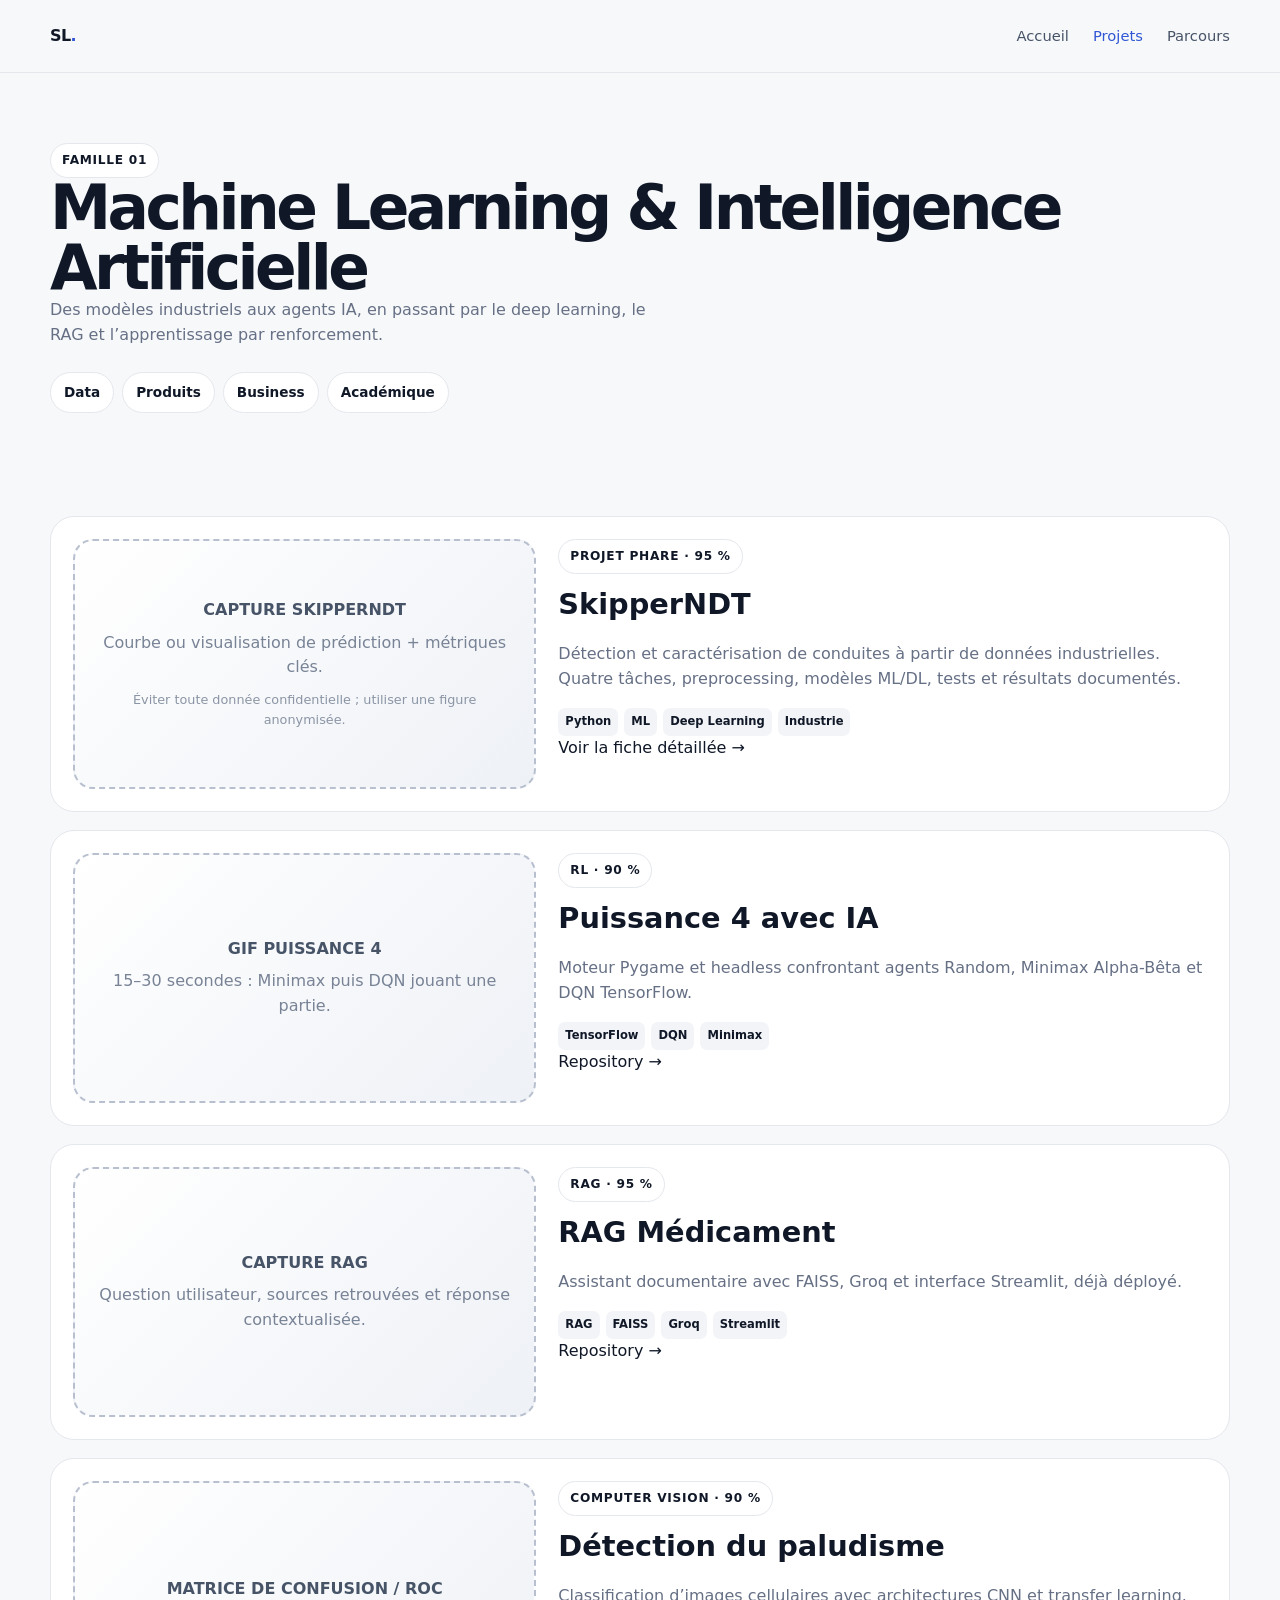
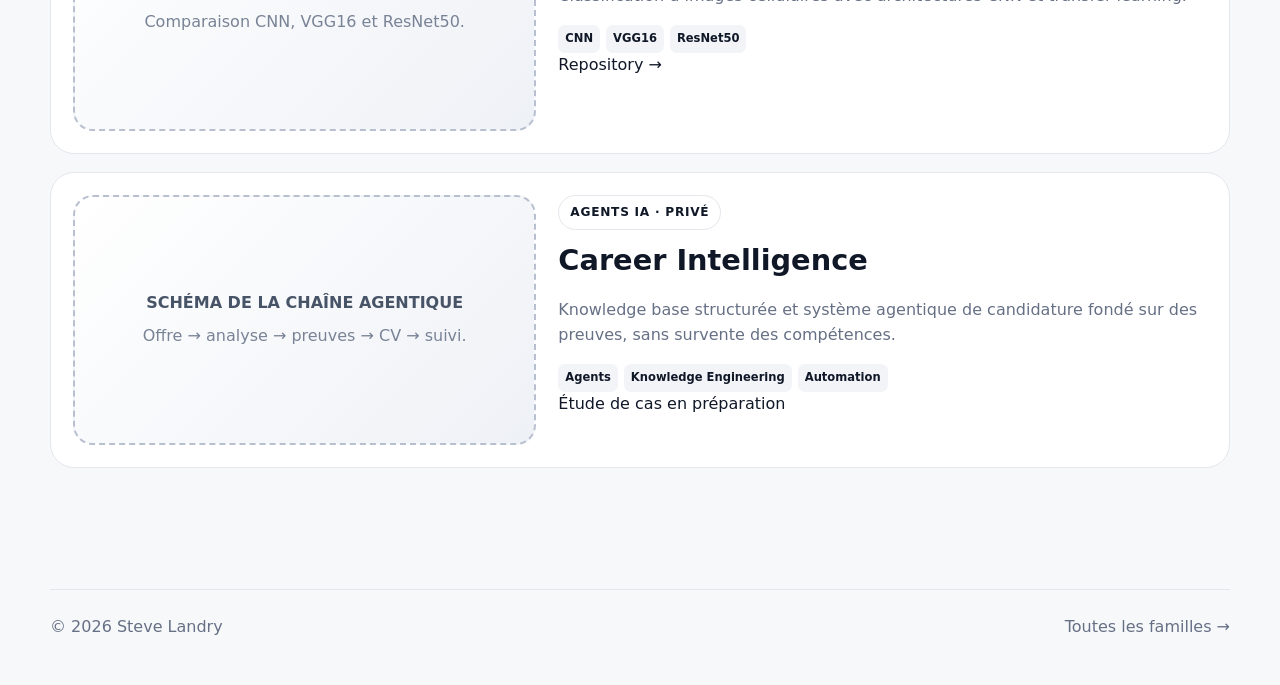
<file: ml-ai.html>
<!doctype html><html lang="fr"><head><meta charset="utf-8"><meta name="viewport" content="width=device-width,initial-scale=1"><title>Machine Learning & IA — Steve Landry</title><link rel="stylesheet" href="assets/styles.css"></head><body><header class="nav-shell"><nav class="wrap"><a class="brand" href="index.html">SL<i>.</i></a><div class="navlinks"><a href="index.html">Accueil</a><a class="active" href="projects.html">Projets</a><a href="about.html">Parcours</a></div></nav></header><main><header class="page-head wrap"><span class="eyebrow">Famille 01</span><h1>Machine Learning & Intelligence Artificielle</h1><p>Des modèles industriels aux agents IA, en passant par le deep learning, le RAG et l’apprentissage par renforcement.</p><div class="family-nav"><a href="data.html">Data</a><a href="products.html">Produits</a><a href="business.html">Business</a><a href="academic.html">Académique</a></div></header><section><div class="wrap">
<article class="project-row"><div class="visual-slot"><div><strong>CAPTURE SKIPPERNDT</strong>Courbe ou visualisation de prédiction + métriques clés.<div class="placeholder-note">Éviter toute donnée confidentielle ; utiliser une figure anonymisée.</div></div></div><div><span class="pill">Projet phare · 95 %</span><h2>SkipperNDT</h2><p>Détection et caractérisation de conduites à partir de données industrielles. Quatre tâches, preprocessing, modèles ML/DL, tests et résultats documentés.</p><div class="tags"><span>Python</span><span>ML</span><span>Deep Learning</span><span>Industrie</span></div><a class="link" href="project-template.html">Voir la fiche détaillée →</a></div></article>
<article class="project-row"><div class="visual-slot"><div><strong>GIF PUISSANCE 4</strong>15–30 secondes : Minimax puis DQN jouant une partie.</div></div><div><span class="pill">RL · 90 %</span><h2>Puissance 4 avec IA</h2><p>Moteur Pygame et headless confrontant agents Random, Minimax Alpha-Bêta et DQN TensorFlow.</p><div class="tags"><span>TensorFlow</span><span>DQN</span><span>Minimax</span></div><a class="link" href="https://github.com/Steve-Landry-NONO/Puissance4_with_IA">Repository →</a></div></article>
<article class="project-row"><div class="visual-slot"><div><strong>CAPTURE RAG</strong>Question utilisateur, sources retrouvées et réponse contextualisée.</div></div><div><span class="pill">RAG · 95 %</span><h2>RAG Médicament</h2><p>Assistant documentaire avec FAISS, Groq et interface Streamlit, déjà déployé.</p><div class="tags"><span>RAG</span><span>FAISS</span><span>Groq</span><span>Streamlit</span></div><a class="link" href="https://github.com/Steve-Landry-NONO/RAG_Medicament_TP">Repository →</a></div></article>
<article class="project-row"><div class="visual-slot"><div><strong>MATRICE DE CONFUSION / ROC</strong>Comparaison CNN, VGG16 et ResNet50.</div></div><div><span class="pill">Computer Vision · 90 %</span><h2>Détection du paludisme</h2><p>Classification d’images cellulaires avec architectures CNN et transfer learning.</p><div class="tags"><span>CNN</span><span>VGG16</span><span>ResNet50</span></div><a class="link" href="https://github.com/Steve-Landry-NONO/Detection_Malaria_with_CNN">Repository →</a></div></article>
<article class="project-row"><div class="visual-slot"><div><strong>SCHÉMA DE LA CHAÎNE AGENTIQUE</strong>Offre → analyse → preuves → CV → suivi.</div></div><div><span class="pill">Agents IA · privé</span><h2>Career Intelligence</h2><p>Knowledge base structurée et système agentique de candidature fondé sur des preuves, sans survente des compétences.</p><div class="tags"><span>Agents</span><span>Knowledge Engineering</span><span>Automation</span></div><span class="link">Étude de cas en préparation</span></div></article>
</div></section></main><footer><div class="wrap footer"><span>© <span data-year></span> Steve Landry</span><a href="projects.html">Toutes les familles →</a></div></footer><script src="assets/site.js"></script></body></html>
</file>
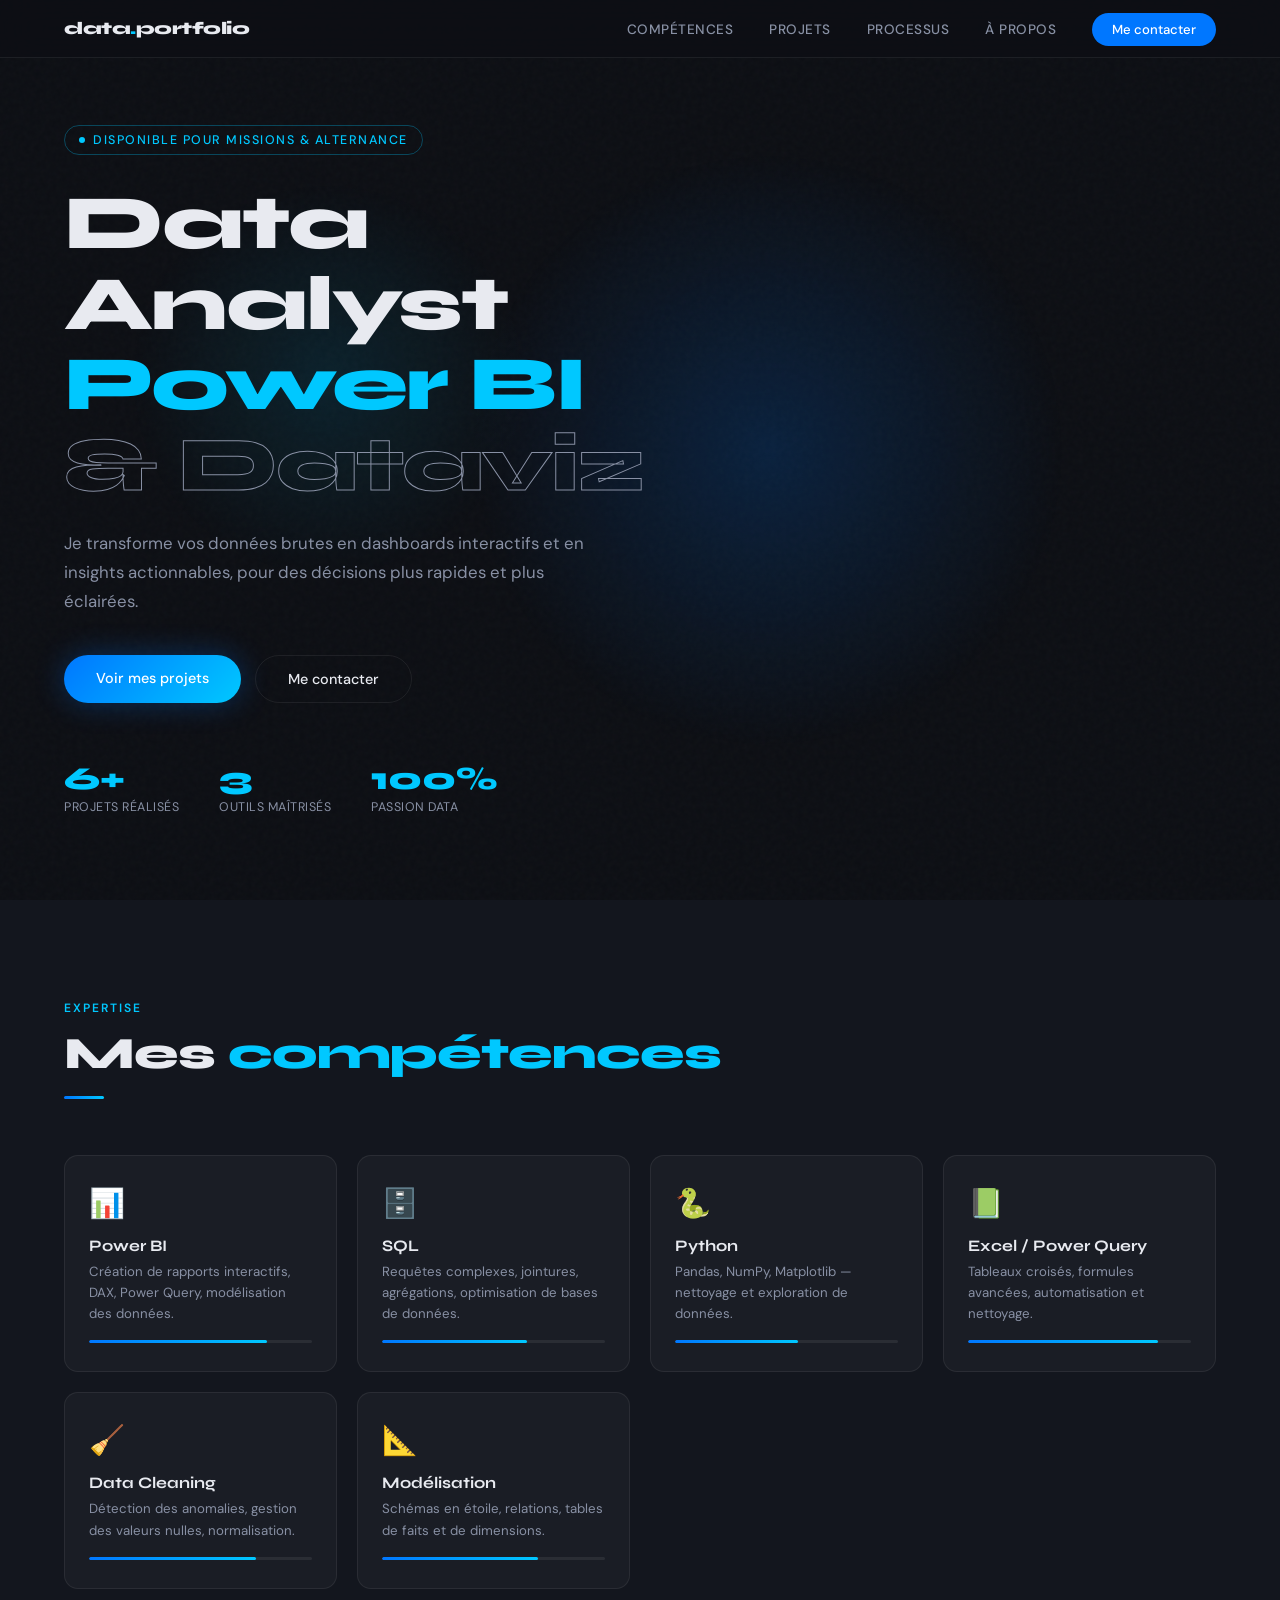
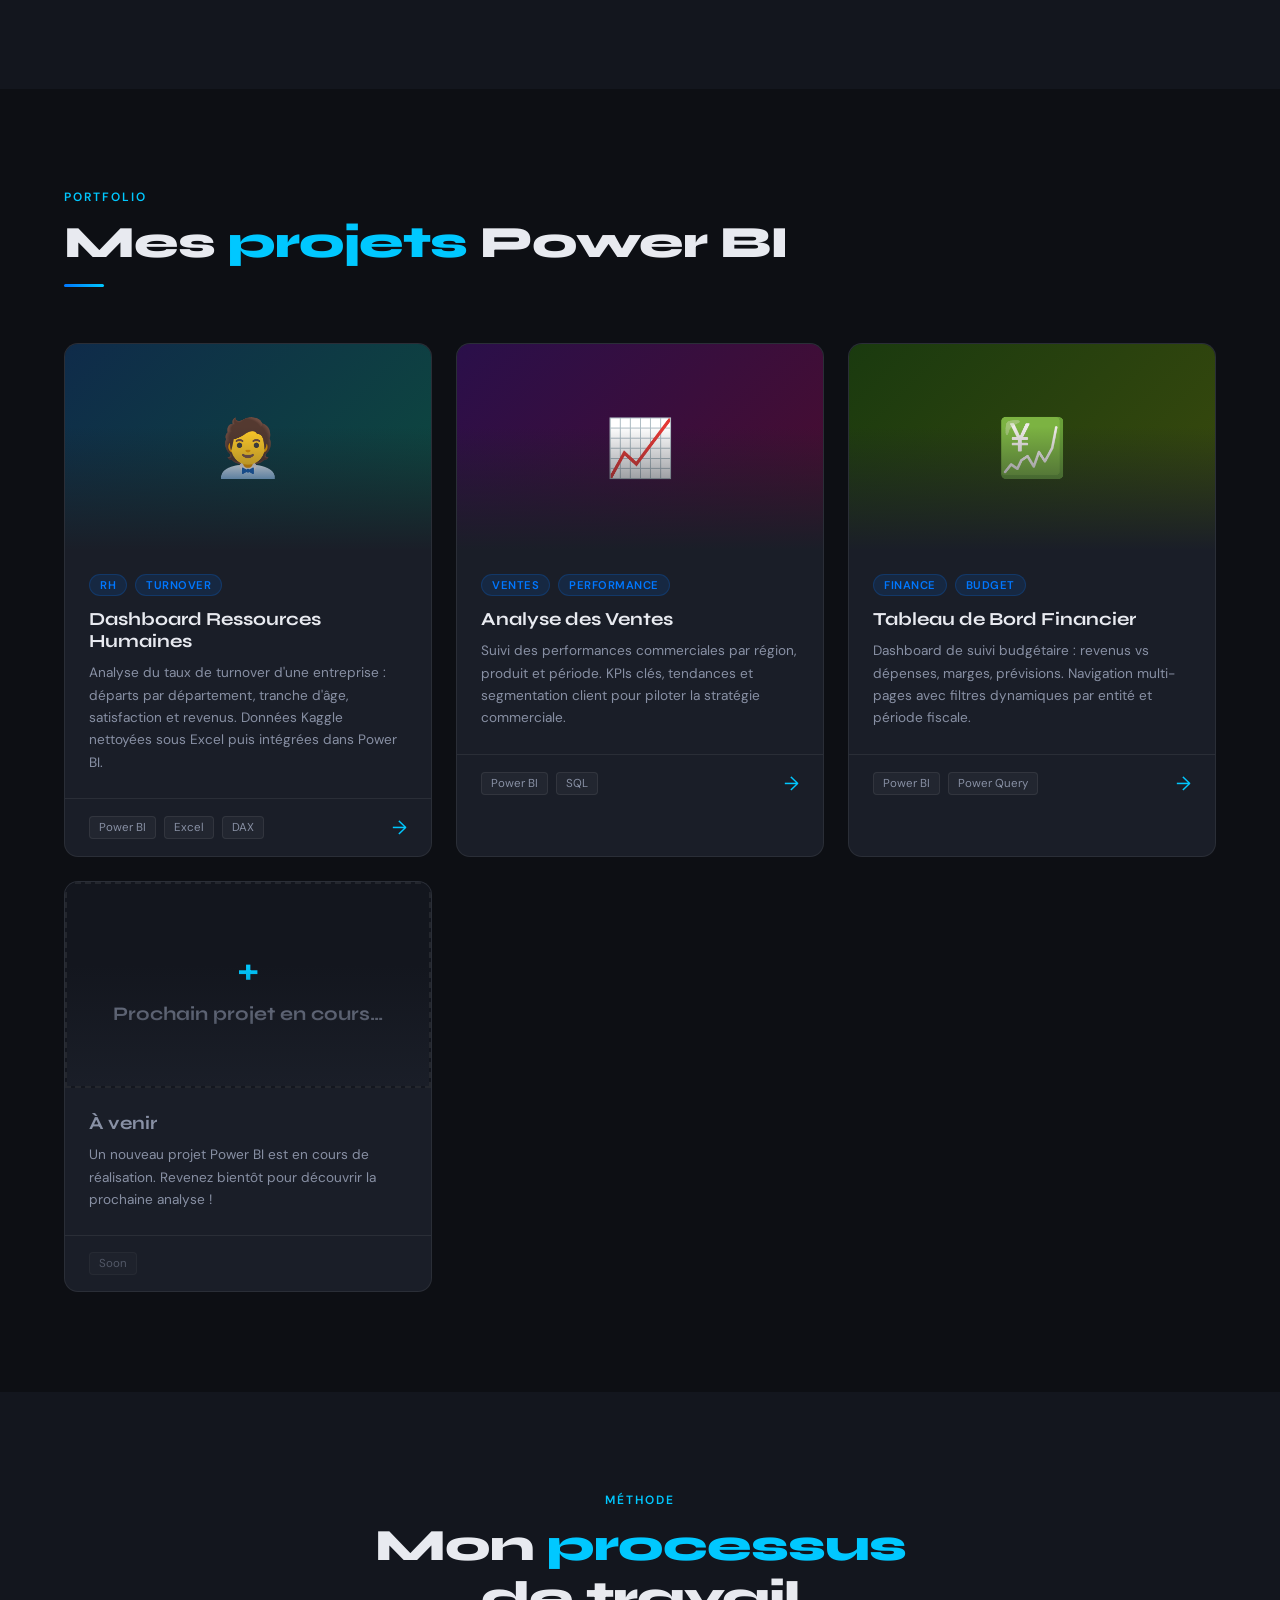
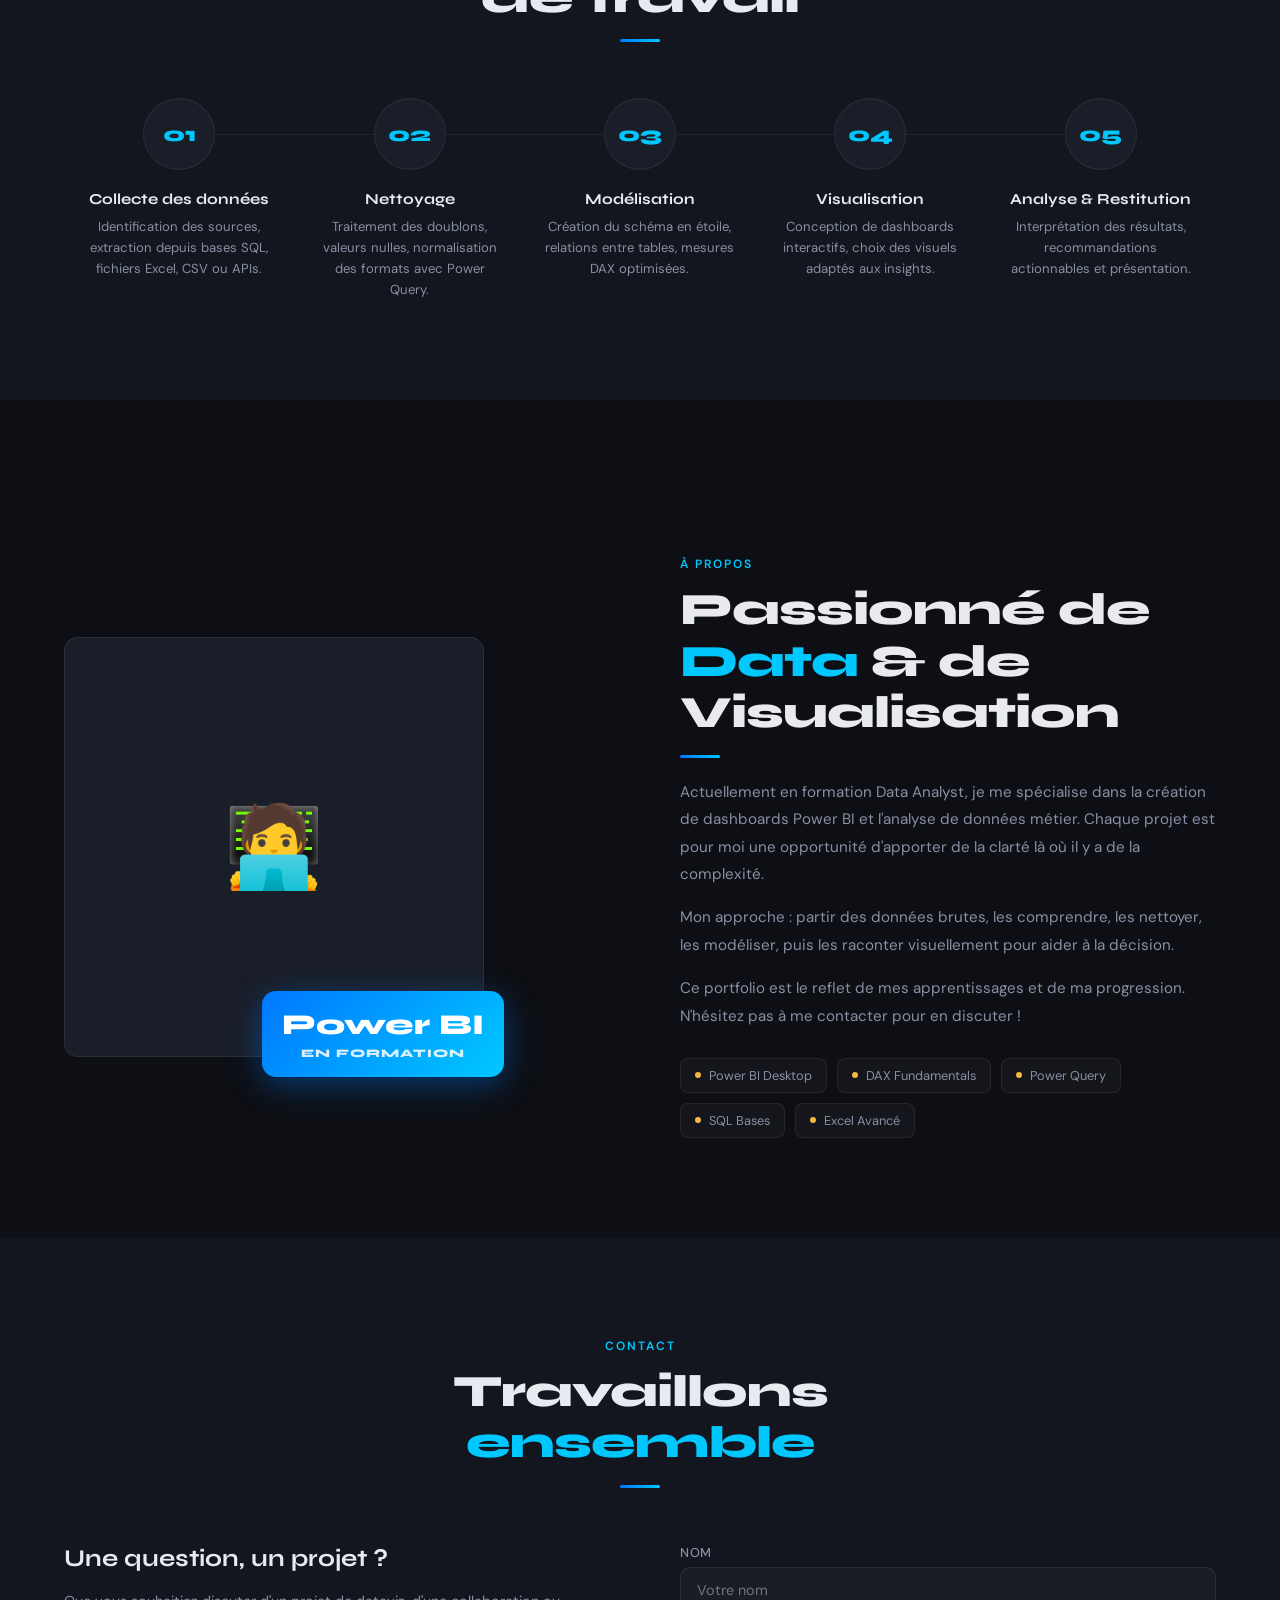
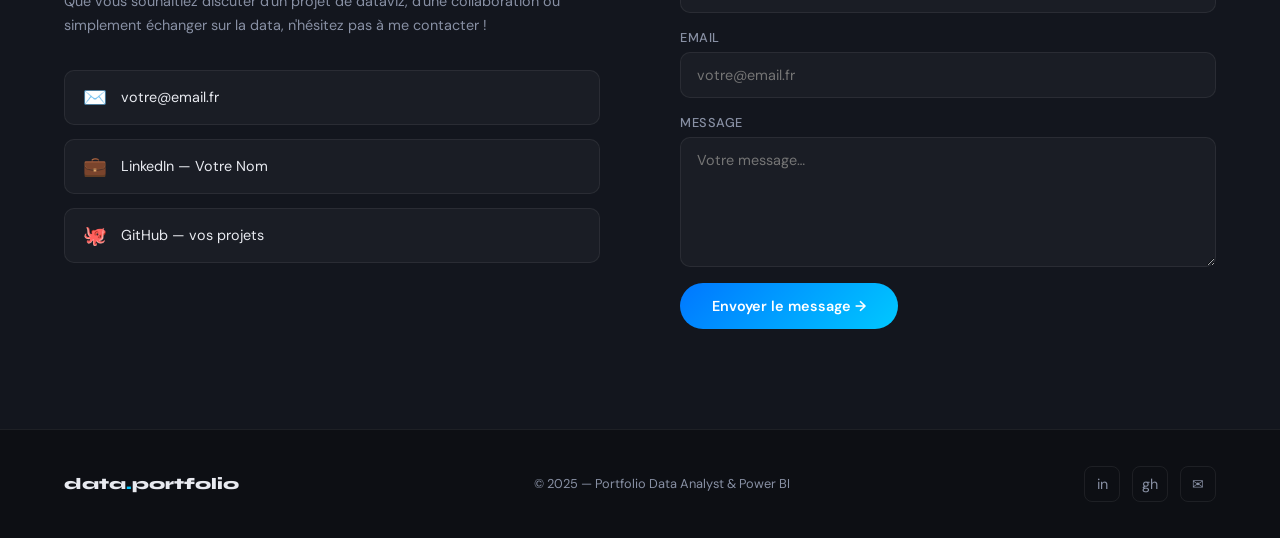
<file: portfolio-data-analyst.html>
<!DOCTYPE html>
<html lang="fr">
<head>
  <meta charset="UTF-8" />
  <meta name="viewport" content="width=device-width, initial-scale=1.0" />
  <title>Portfolio — Data Analyst & Power BI</title>
  <link href="https://fonts.googleapis.com/css2?family=Syne:wght@400;600;700;800&family=DM+Sans:ital,wght@0,300;0,400;0,500;1,300&display=swap" rel="stylesheet" />
  <style>
    /* ─── VARIABLES ─────────────────────────────────────────────── */
    :root {
      --bg:       #0d0f14;
      --bg2:      #13161e;
      --bg3:      #1a1e28;
      --accent:   #00c8ff;
      --accent2:  #0077ff;
      --gold:     #f5b942;
      --text:     #e8eaf0;
      --muted:    #8890a4;
      --border:   rgba(255,255,255,0.07);
      --card-bg:  rgba(255,255,255,0.03);
      --radius:   14px;
      --font-head: 'Syne', sans-serif;
      --font-body: 'DM Sans', sans-serif;
    }

    /* ─── RESET ─────────────────────────────────────────────────── */
    *, *::before, *::after { box-sizing: border-box; margin: 0; padding: 0; }
    html { scroll-behavior: smooth; }
    body {
      font-family: var(--font-body);
      background: var(--bg);
      color: var(--text);
      min-height: 100vh;
      overflow-x: hidden;
    }

    /* ─── SCROLLBAR ──────────────────────────────────────────────── */
    ::-webkit-scrollbar { width: 6px; }
    ::-webkit-scrollbar-track { background: var(--bg); }
    ::-webkit-scrollbar-thumb { background: var(--accent2); border-radius: 3px; }

    /* ─── NOISE TEXTURE OVERLAY ─────────────────────────────────── */
    body::before {
      content: '';
      position: fixed; inset: 0; z-index: 0;
      background-image: url("data:image/svg+xml,%3Csvg viewBox='0 0 200 200' xmlns='http://www.w3.org/2000/svg'%3E%3Cfilter id='n'%3E%3CfeTurbulence type='fractalNoise' baseFrequency='0.85' numOctaves='4' stitchTiles='stitch'/%3E%3C/filter%3E%3Crect width='100%25' height='100%25' filter='url(%23n)' opacity='1'/%3E%3C/svg%3E");
      opacity: 0.025;
      pointer-events: none;
    }

    /* ─── NAV ────────────────────────────────────────────────────── */
    nav {
      position: fixed; top: 0; left: 0; right: 0; z-index: 100;
      display: flex; align-items: center; justify-content: space-between;
      padding: 18px 5vw;
      backdrop-filter: blur(20px);
      background: rgba(13,15,20,0.85);
      border-bottom: 1px solid var(--border);
    }
    .nav-logo {
      font-family: var(--font-head);
      font-weight: 800; font-size: 1.1rem;
      letter-spacing: -0.5px;
      color: var(--text);
      text-decoration: none;
    }
    .nav-logo span { color: var(--accent); }
    .nav-links { display: flex; gap: 36px; list-style: none; }
    .nav-links a {
      font-size: 0.85rem; font-weight: 500; letter-spacing: 0.5px;
      color: var(--muted); text-decoration: none; text-transform: uppercase;
      transition: color .2s;
      position: relative;
    }
    .nav-links a::after {
      content: ''; position: absolute; bottom: -4px; left: 0; right: 0;
      height: 1px; background: var(--accent);
      transform: scaleX(0); transform-origin: left;
      transition: transform .25s;
    }
    .nav-links a:hover { color: var(--text); }
    .nav-links a:hover::after { transform: scaleX(1); }
    .nav-cta {
      background: var(--accent2); color: #fff !important;
      padding: 8px 20px; border-radius: 50px;
      font-size: 0.82rem !important; font-weight: 500 !important;
      text-transform: none !important; letter-spacing: 0 !important;
      transition: opacity .2s !important;
    }
    .nav-cta:hover { opacity: 0.85; }
    .nav-cta::after { display: none !important; }

    /* ─── HERO ───────────────────────────────────────────────────── */
    #accueil {
      min-height: 100vh;
      display: flex; align-items: center;
      padding: 100px 5vw 60px;
      position: relative;
      overflow: hidden;
    }
    .hero-glow {
      position: absolute; width: 600px; height: 600px;
      border-radius: 50%;
      background: radial-gradient(circle, rgba(0,119,255,0.18) 0%, transparent 70%);
      top: 50%; left: 60%; transform: translate(-50%,-50%);
      pointer-events: none;
    }
    .hero-glow2 {
      position: absolute; width: 400px; height: 400px;
      border-radius: 50%;
      background: radial-gradient(circle, rgba(0,200,255,0.1) 0%, transparent 70%);
      top: 20%; left: 10%;
      pointer-events: none;
    }
    .hero-content { position: relative; z-index: 1; max-width: 680px; }
    .hero-tag {
      display: inline-flex; align-items: center; gap: 8px;
      font-size: 0.78rem; font-weight: 500; letter-spacing: 1.5px;
      text-transform: uppercase; color: var(--accent);
      border: 1px solid rgba(0,200,255,0.3);
      padding: 6px 14px; border-radius: 50px;
      margin-bottom: 28px;
      animation: fadeUp .6s ease both;
    }
    .hero-tag::before {
      content: ''; width: 6px; height: 6px;
      background: var(--accent); border-radius: 50%;
      animation: pulse 2s infinite;
    }
    @keyframes pulse {
      0%,100% { opacity: 1; }
      50% { opacity: 0.3; }
    }
    .hero-title {
      font-family: var(--font-head);
      font-size: clamp(2.8rem, 6vw, 5rem);
      font-weight: 800; line-height: 1.05;
      letter-spacing: -2px;
      animation: fadeUp .7s .1s ease both;
    }
    .hero-title .line2 { color: var(--accent); }
    .hero-title .line3 {
      -webkit-text-stroke: 1px var(--muted);
      color: transparent;
    }
    .hero-sub {
      font-size: 1.05rem; color: var(--muted); line-height: 1.7;
      margin-top: 24px; max-width: 520px;
      animation: fadeUp .7s .2s ease both;
    }
    .hero-actions {
      display: flex; gap: 14px; margin-top: 40px;
      animation: fadeUp .7s .3s ease both;
    }
    .btn-primary {
      background: linear-gradient(135deg, var(--accent2), var(--accent));
      color: #fff; border: none; cursor: pointer;
      padding: 14px 32px; border-radius: 50px;
      font-family: var(--font-body); font-size: 0.9rem; font-weight: 500;
      text-decoration: none;
      transition: transform .2s, box-shadow .2s;
      box-shadow: 0 0 30px rgba(0,119,255,0.3);
    }
    .btn-primary:hover { transform: translateY(-2px); box-shadow: 0 0 40px rgba(0,119,255,0.5); }
    .btn-outline {
      border: 1px solid var(--border); color: var(--text);
      padding: 14px 32px; border-radius: 50px;
      font-family: var(--font-body); font-size: 0.9rem; font-weight: 500;
      text-decoration: none; background: transparent;
      transition: border-color .2s, color .2s;
    }
    .btn-outline:hover { border-color: var(--accent); color: var(--accent); }
    .hero-stats {
      display: flex; gap: 40px; margin-top: 60px;
      animation: fadeUp .7s .4s ease both;
    }
    .stat-item { display: flex; flex-direction: column; }
    .stat-num {
      font-family: var(--font-head); font-size: 2rem; font-weight: 800;
      color: var(--accent); line-height: 1;
    }
    .stat-label { font-size: 0.78rem; color: var(--muted); margin-top: 4px; text-transform: uppercase; letter-spacing: 0.5px; }

    /* ─── SECTION COMMONS ────────────────────────────────────────── */
    section { padding: 100px 5vw; position: relative; z-index: 1; }
    .section-label {
      font-size: 0.75rem; font-weight: 600; letter-spacing: 2px;
      text-transform: uppercase; color: var(--accent);
      margin-bottom: 12px;
    }
    .section-title {
      font-family: var(--font-head);
      font-size: clamp(1.8rem, 3.5vw, 2.8rem);
      font-weight: 800; letter-spacing: -1px;
      line-height: 1.15;
    }
    .section-title em { font-style: normal; color: var(--accent); }
    .section-sep {
      width: 40px; height: 3px;
      background: linear-gradient(to right, var(--accent2), var(--accent));
      border-radius: 2px; margin-top: 16px;
    }

    /* ─── COMPÉTENCES ────────────────────────────────────────────── */
    #competences { background: var(--bg2); }
    .skills-grid {
      display: grid; grid-template-columns: repeat(auto-fit, minmax(220px, 1fr));
      gap: 20px; margin-top: 56px;
    }
    .skill-card {
      background: var(--card-bg);
      border: 1px solid var(--border);
      border-radius: var(--radius);
      padding: 28px 24px;
      transition: transform .25s, border-color .25s, box-shadow .25s;
      cursor: default;
    }
    .skill-card:hover {
      transform: translateY(-4px);
      border-color: rgba(0,200,255,0.3);
      box-shadow: 0 8px 32px rgba(0,0,0,0.4);
    }
    .skill-icon {
      font-size: 1.8rem; margin-bottom: 14px;
      display: block;
    }
    .skill-name {
      font-family: var(--font-head); font-size: 1rem; font-weight: 700;
      margin-bottom: 6px;
    }
    .skill-desc { font-size: 0.83rem; color: var(--muted); line-height: 1.6; }
    .skill-bar-wrap {
      height: 3px; background: var(--border);
      border-radius: 2px; margin-top: 16px; overflow: hidden;
    }
    .skill-bar {
      height: 100%;
      background: linear-gradient(to right, var(--accent2), var(--accent));
      border-radius: 2px;
    }

    /* ─── PROJETS ────────────────────────────────────────────────── */
    #projets { background: var(--bg); }
    .projects-header {
      display: flex; align-items: flex-end; justify-content: space-between;
      flex-wrap: wrap; gap: 20px; margin-bottom: 56px;
    }
    .projects-grid {
      display: grid;
      grid-template-columns: repeat(auto-fit, minmax(340px, 1fr));
      gap: 24px;
    }
    .project-card {
      background: var(--bg3);
      border: 1px solid var(--border);
      border-radius: var(--radius);
      overflow: hidden;
      transition: transform .3s, box-shadow .3s, border-color .3s;
      cursor: pointer;
    }
    .project-card:hover {
      transform: translateY(-6px);
      box-shadow: 0 16px 48px rgba(0,0,0,0.5);
      border-color: rgba(0,200,255,0.25);
    }
    .project-thumb {
      aspect-ratio: 16/9;
      display: flex; align-items: center; justify-content: center;
      font-size: 3.5rem;
      position: relative; overflow: hidden;
    }
    .project-thumb::after {
      content: '';
      position: absolute; inset: 0;
      background: linear-gradient(to bottom, transparent 40%, var(--bg3));
    }
    .project-thumb.rh   { background: linear-gradient(135deg, #0f2b4a, #0d4a3e); }
    .project-thumb.ventes { background: linear-gradient(135deg, #2a0f4a, #4a0d2e); }
    .project-thumb.fin  { background: linear-gradient(135deg, #1a3a0f, #3a4a0d); }
    .project-thumb.plus {
      background: var(--bg2);
      border: 2px dashed var(--border);
      border-radius: 0;
      font-size: 1.2rem;
      color: var(--muted);
      font-family: var(--font-head);
      font-weight: 700;
      flex-direction: column; gap: 8px;
    }
    .project-thumb.plus .plus-icon { font-size: 2.5rem; color: var(--accent); }
    .project-body { padding: 24px; }
    .project-tags { display: flex; gap: 8px; flex-wrap: wrap; margin-bottom: 12px; }
    .project-tag {
      font-size: 0.7rem; font-weight: 600; letter-spacing: 0.5px;
      text-transform: uppercase; color: var(--accent2);
      background: rgba(0,119,255,0.12); border: 1px solid rgba(0,119,255,0.2);
      padding: 3px 10px; border-radius: 50px;
    }
    .project-title {
      font-family: var(--font-head); font-size: 1.15rem; font-weight: 700;
      margin-bottom: 10px;
    }
    .project-desc { font-size: 0.85rem; color: var(--muted); line-height: 1.65; }
    .project-footer {
      display: flex; align-items: center; justify-content: space-between;
      padding: 16px 24px;
      border-top: 1px solid var(--border);
    }
    .project-tools { display: flex; gap: 8px; }
    .project-tool {
      font-size: 0.72rem; color: var(--muted);
      background: rgba(255,255,255,0.04);
      border: 1px solid var(--border);
      padding: 3px 9px; border-radius: 4px;
    }
    .project-arrow {
      color: var(--accent); font-size: 1.2rem;
      transition: transform .2s;
    }
    .project-card:hover .project-arrow { transform: translateX(4px); }

    /* ─── PROCESSUS ──────────────────────────────────────────────── */
    #processus { background: var(--bg2); }
    .process-steps {
      display: grid;
      grid-template-columns: repeat(auto-fit, minmax(200px, 1fr));
      gap: 0; margin-top: 56px;
      position: relative;
    }
    .process-steps::before {
      content: ''; position: absolute;
      top: 36px; left: 10%; right: 10%;
      height: 1px; background: var(--border);
      z-index: 0;
    }
    .step {
      display: flex; flex-direction: column; align-items: center;
      text-align: center; padding: 0 20px;
      position: relative; z-index: 1;
    }
    .step-num {
      width: 72px; height: 72px;
      border-radius: 50%;
      background: var(--bg3);
      border: 1px solid var(--border);
      display: flex; align-items: center; justify-content: center;
      font-family: var(--font-head); font-size: 1.3rem; font-weight: 800;
      color: var(--accent); margin-bottom: 20px;
      transition: background .3s, border-color .3s;
    }
    .step:hover .step-num {
      background: linear-gradient(135deg, var(--accent2), var(--accent));
      color: #fff; border-color: transparent;
    }
    .step-title { font-family: var(--font-head); font-size: 0.95rem; font-weight: 700; margin-bottom: 8px; }
    .step-desc { font-size: 0.82rem; color: var(--muted); line-height: 1.6; }

    /* ─── À PROPOS ───────────────────────────────────────────────── */
    #apropos { background: var(--bg); }
    .about-grid {
      display: grid; grid-template-columns: 1fr 1fr;
      gap: 80px; align-items: center; margin-top: 56px;
    }
    .about-visual {
      position: relative;
      aspect-ratio: 1;
      max-width: 420px;
    }
    .about-img-placeholder {
      width: 100%; height: 100%;
      border-radius: var(--radius);
      background: var(--bg3);
      border: 1px solid var(--border);
      display: flex; align-items: center; justify-content: center;
      font-size: 5rem;
    }
    .about-badge {
      position: absolute; bottom: -20px; right: -20px;
      background: linear-gradient(135deg, var(--accent2), var(--accent));
      border-radius: var(--radius);
      padding: 16px 20px;
      font-family: var(--font-head); font-weight: 800;
      text-align: center; color: #fff;
      box-shadow: 0 8px 32px rgba(0,119,255,0.4);
    }
    .about-badge .big { font-size: 1.8rem; display: block; }
    .about-badge .small { font-size: 0.72rem; text-transform: uppercase; letter-spacing: 1px; opacity: 0.85; }
    .about-text p { color: var(--muted); font-size: 0.95rem; line-height: 1.8; margin-bottom: 16px; }
    .about-text p:first-child { color: var(--text); }
    .certs {
      display: flex; flex-wrap: wrap; gap: 10px; margin-top: 28px;
    }
    .cert {
      display: flex; align-items: center; gap: 8px;
      background: var(--card-bg); border: 1px solid var(--border);
      border-radius: 8px; padding: 8px 14px;
      font-size: 0.8rem; color: var(--muted);
    }
    .cert-dot { width: 6px; height: 6px; background: var(--gold); border-radius: 50%; flex-shrink: 0; }

    /* ─── CONTACT ────────────────────────────────────────────────── */
    #contact {
      background: var(--bg2);
    }
    .contact-wrap {
      display: grid; grid-template-columns: 1fr 1fr;
      gap: 80px; margin-top: 56px; align-items: start;
    }
    .contact-info h3 {
      font-family: var(--font-head); font-size: 1.5rem; font-weight: 700; margin-bottom: 16px;
    }
    .contact-info p { color: var(--muted); font-size: 0.9rem; line-height: 1.7; margin-bottom: 32px; }
    .contact-links { display: flex; flex-direction: column; gap: 14px; }
    .contact-link {
      display: flex; align-items: center; gap: 14px;
      color: var(--text); text-decoration: none;
      font-size: 0.9rem;
      padding: 14px 18px;
      border: 1px solid var(--border); border-radius: 10px;
      background: var(--card-bg);
      transition: border-color .2s, color .2s;
    }
    .contact-link:hover { border-color: var(--accent); color: var(--accent); }
    .contact-link-icon { font-size: 1.2rem; }
    .contact-form { display: flex; flex-direction: column; gap: 16px; }
    .form-group { display: flex; flex-direction: column; gap: 6px; }
    .form-label { font-size: 0.8rem; font-weight: 500; color: var(--muted); text-transform: uppercase; letter-spacing: 0.5px; }
    .form-input, .form-textarea {
      background: var(--card-bg);
      border: 1px solid var(--border);
      border-radius: 10px; padding: 13px 16px;
      color: var(--text); font-family: var(--font-body); font-size: 0.9rem;
      transition: border-color .2s;
      outline: none;
    }
    .form-input:focus, .form-textarea:focus { border-color: var(--accent); }
    .form-textarea { resize: vertical; min-height: 130px; }
    .form-submit {
      background: linear-gradient(135deg, var(--accent2), var(--accent));
      color: #fff; border: none; cursor: pointer;
      padding: 14px 32px; border-radius: 50px;
      font-family: var(--font-body); font-size: 0.9rem; font-weight: 600;
      transition: opacity .2s, transform .2s;
      align-self: flex-start;
    }
    .form-submit:hover { opacity: 0.85; transform: translateY(-2px); }

    /* ─── FOOTER ─────────────────────────────────────────────────── */
    footer {
      background: var(--bg);
      border-top: 1px solid var(--border);
      padding: 36px 5vw;
      display: flex; align-items: center; justify-content: space-between;
      flex-wrap: wrap; gap: 16px;
      position: relative; z-index: 1;
    }
    .footer-logo {
      font-family: var(--font-head); font-weight: 800; font-size: 1rem;
      color: var(--text); text-decoration: none;
    }
    .footer-logo span { color: var(--accent); }
    .footer-copy { font-size: 0.8rem; color: var(--muted); }
    .footer-socials { display: flex; gap: 12px; }
    .social-btn {
      width: 36px; height: 36px;
      border: 1px solid var(--border); border-radius: 8px;
      display: flex; align-items: center; justify-content: center;
      font-size: 0.9rem; text-decoration: none; color: var(--muted);
      transition: border-color .2s, color .2s;
    }
    .social-btn:hover { border-color: var(--accent); color: var(--accent); }

    /* ─── ANIMATIONS ─────────────────────────────────────────────── */
    @keyframes fadeUp {
      from { opacity: 0; transform: translateY(24px); }
      to   { opacity: 1; transform: translateY(0); }
    }
    .fade-up {
      opacity: 0; transform: translateY(30px);
      transition: opacity .6s ease, transform .6s ease;
    }
    .fade-up.visible { opacity: 1; transform: translateY(0); }

    /* ─── RESPONSIVE ─────────────────────────────────────────────── */
    @media (max-width: 768px) {
      .nav-links { display: none; }
      .about-grid, .contact-wrap { grid-template-columns: 1fr; gap: 40px; }
      .about-badge { bottom: -16px; right: 0; }
      .hero-stats { gap: 24px; }
      .process-steps::before { display: none; }
    }
  </style>
</head>
<body>

  <!-- ─── NAVIGATION ─────────────────────────────────────────── -->
  <nav>
    <a href="#accueil" class="nav-logo">data<span>.</span>portfolio</a>
    <ul class="nav-links">
      <li><a href="#competences">Compétences</a></li>
      <li><a href="#projets">Projets</a></li>
      <li><a href="#processus">Processus</a></li>
      <li><a href="#apropos">À propos</a></li>
      <li><a href="#contact" class="nav-cta">Me contacter</a></li>
    </ul>
  </nav>

  <!-- ─── HERO ───────────────────────────────────────────────── -->
  <section id="accueil">
    <div class="hero-glow"></div>
    <div class="hero-glow2"></div>
    <div class="hero-content">
      <div class="hero-tag">Disponible pour missions & alternance</div>
      <h1 class="hero-title">
        Data Analyst<br>
        <span class="line2">Power BI</span><br>
        <span class="line3">&amp; Dataviz</span>
      </h1>
      <p class="hero-sub">
        Je transforme vos données brutes en dashboards interactifs et en insights actionnables, 
        pour des décisions plus rapides et plus éclairées.
      </p>
      <div class="hero-actions">
        <a href="#projets" class="btn-primary">Voir mes projets</a>
        <a href="#contact" class="btn-outline">Me contacter</a>
      </div>
      <div class="hero-stats">
        <div class="stat-item">
          <span class="stat-num">6+</span>
          <span class="stat-label">Projets réalisés</span>
        </div>
        <div class="stat-item">
          <span class="stat-num">3</span>
          <span class="stat-label">Outils maîtrisés</span>
        </div>
        <div class="stat-item">
          <span class="stat-num">100%</span>
          <span class="stat-label">Passion data</span>
        </div>
      </div>
    </div>
  </section>

  <!-- ─── COMPÉTENCES ────────────────────────────────────────── -->
  <section id="competences">
    <div class="section-label">Expertise</div>
    <h2 class="section-title">Mes <em>compétences</em></h2>
    <div class="section-sep"></div>
    <div class="skills-grid">
      <div class="skill-card fade-up">
        <span class="skill-icon">📊</span>
        <div class="skill-name">Power BI</div>
        <p class="skill-desc">Création de rapports interactifs, DAX, Power Query, modélisation des données.</p>
        <div class="skill-bar-wrap"><div class="skill-bar" style="width:80%"></div></div>
      </div>
      <div class="skill-card fade-up">
        <span class="skill-icon">🗄️</span>
        <div class="skill-name">SQL</div>
        <p class="skill-desc">Requêtes complexes, jointures, agrégations, optimisation de bases de données.</p>
        <div class="skill-bar-wrap"><div class="skill-bar" style="width:65%"></div></div>
      </div>
      <div class="skill-card fade-up">
        <span class="skill-icon">🐍</span>
        <div class="skill-name">Python</div>
        <p class="skill-desc">Pandas, NumPy, Matplotlib — nettoyage et exploration de données.</p>
        <div class="skill-bar-wrap"><div class="skill-bar" style="width:55%"></div></div>
      </div>
      <div class="skill-card fade-up">
        <span class="skill-icon">📗</span>
        <div class="skill-name">Excel / Power Query</div>
        <p class="skill-desc">Tableaux croisés, formules avancées, automatisation et nettoyage.</p>
        <div class="skill-bar-wrap"><div class="skill-bar" style="width:85%"></div></div>
      </div>
      <div class="skill-card fade-up">
        <span class="skill-icon">🧹</span>
        <div class="skill-name">Data Cleaning</div>
        <p class="skill-desc">Détection des anomalies, gestion des valeurs nulles, normalisation.</p>
        <div class="skill-bar-wrap"><div class="skill-bar" style="width:75%"></div></div>
      </div>
      <div class="skill-card fade-up">
        <span class="skill-icon">📐</span>
        <div class="skill-name">Modélisation</div>
        <p class="skill-desc">Schémas en étoile, relations, tables de faits et de dimensions.</p>
        <div class="skill-bar-wrap"><div class="skill-bar" style="width:70%"></div></div>
      </div>
    </div>
  </section>

  <!-- ─── PROJETS ────────────────────────────────────────────── -->
  <section id="projets">
    <div class="projects-header">
      <div>
        <div class="section-label">Portfolio</div>
        <h2 class="section-title">Mes <em>projets</em> Power BI</h2>
        <div class="section-sep"></div>
      </div>
    </div>
    <div class="projects-grid">

      <!-- Projet 1 -->
      <div class="project-card fade-up">
        <div class="project-thumb rh">🧑‍💼</div>
        <div class="project-body">
          <div class="project-tags">
            <span class="project-tag">RH</span>
            <span class="project-tag">Turnover</span>
          </div>
          <div class="project-title">Dashboard Ressources Humaines</div>
          <p class="project-desc">Analyse du taux de turnover d'une entreprise : départs par département, tranche d'âge, satisfaction et revenus. Données Kaggle nettoyées sous Excel puis intégrées dans Power BI.</p>
        </div>
        <div class="project-footer">
          <div class="project-tools">
            <span class="project-tool">Power BI</span>
            <span class="project-tool">Excel</span>
            <span class="project-tool">DAX</span>
          </div>
          <span class="project-arrow">→</span>
        </div>
      </div>

      <!-- Projet 2 -->
      <div class="project-card fade-up">
        <div class="project-thumb ventes">📈</div>
        <div class="project-body">
          <div class="project-tags">
            <span class="project-tag">Ventes</span>
            <span class="project-tag">Performance</span>
          </div>
          <div class="project-title">Analyse des Ventes</div>
          <p class="project-desc">Suivi des performances commerciales par région, produit et période. KPIs clés, tendances et segmentation client pour piloter la stratégie commerciale.</p>
        </div>
        <div class="project-footer">
          <div class="project-tools">
            <span class="project-tool">Power BI</span>
            <span class="project-tool">SQL</span>
          </div>
          <span class="project-arrow">→</span>
        </div>
      </div>

      <!-- Projet 3 -->
      <div class="project-card fade-up">
        <div class="project-thumb fin">💹</div>
        <div class="project-body">
          <div class="project-tags">
            <span class="project-tag">Finance</span>
            <span class="project-tag">Budget</span>
          </div>
          <div class="project-title">Tableau de Bord Financier</div>
          <p class="project-desc">Dashboard de suivi budgétaire : revenus vs dépenses, marges, prévisions. Navigation multi-pages avec filtres dynamiques par entité et période fiscale.</p>
        </div>
        <div class="project-footer">
          <div class="project-tools">
            <span class="project-tool">Power BI</span>
            <span class="project-tool">Power Query</span>
          </div>
          <span class="project-arrow">→</span>
        </div>
      </div>

      <!-- Placeholder prochain projet -->
      <div class="project-card fade-up" style="cursor:default;">
        <div class="project-thumb plus">
          <span class="plus-icon">+</span>
          Prochain projet en cours…
        </div>
        <div class="project-body">
          <div class="project-title" style="color:var(--muted)">À venir</div>
          <p class="project-desc">Un nouveau projet Power BI est en cours de réalisation. Revenez bientôt pour découvrir la prochaine analyse !</p>
        </div>
        <div class="project-footer">
          <div class="project-tools">
            <span class="project-tool" style="opacity:.5">Soon</span>
          </div>
        </div>
      </div>

    </div>
  </section>

  <!-- ─── PROCESSUS ──────────────────────────────────────────── -->
  <section id="processus">
    <div style="text-align:center; max-width:600px; margin:0 auto;">
      <div class="section-label">Méthode</div>
      <h2 class="section-title">Mon <em>processus</em> de travail</h2>
      <div class="section-sep" style="margin:16px auto 0;"></div>
    </div>
    <div class="process-steps">
      <div class="step fade-up">
        <div class="step-num">01</div>
        <div class="step-title">Collecte des données</div>
        <p class="step-desc">Identification des sources, extraction depuis bases SQL, fichiers Excel, CSV ou APIs.</p>
      </div>
      <div class="step fade-up">
        <div class="step-num">02</div>
        <div class="step-title">Nettoyage</div>
        <p class="step-desc">Traitement des doublons, valeurs nulles, normalisation des formats avec Power Query.</p>
      </div>
      <div class="step fade-up">
        <div class="step-num">03</div>
        <div class="step-title">Modélisation</div>
        <p class="step-desc">Création du schéma en étoile, relations entre tables, mesures DAX optimisées.</p>
      </div>
      <div class="step fade-up">
        <div class="step-num">04</div>
        <div class="step-title">Visualisation</div>
        <p class="step-desc">Conception de dashboards interactifs, choix des visuels adaptés aux insights.</p>
      </div>
      <div class="step fade-up">
        <div class="step-num">05</div>
        <div class="step-title">Analyse & Restitution</div>
        <p class="step-desc">Interprétation des résultats, recommandations actionnables et présentation.</p>
      </div>
    </div>
  </section>

  <!-- ─── À PROPOS ───────────────────────────────────────────── -->
  <section id="apropos">
    <div class="about-grid">
      <div class="about-visual fade-up">
        <div class="about-img-placeholder">🧑‍💻</div>
        <div class="about-badge">
          <span class="big">Power BI</span>
          <span class="small">En formation</span>
        </div>
      </div>
      <div class="about-text fade-up">
        <div class="section-label">À propos</div>
        <h2 class="section-title">Passionné de <em>Data</em> &amp; de Visualisation</h2>
        <div class="section-sep"></div>
        <br>
        <p>Actuellement en formation Data Analyst, je me spécialise dans la création de dashboards Power BI et l'analyse de données métier. Chaque projet est pour moi une opportunité d'apporter de la clarté là où il y a de la complexité.</p>
        <p>Mon approche : partir des données brutes, les comprendre, les nettoyer, les modéliser, puis les raconter visuellement pour aider à la décision.</p>
        <p>Ce portfolio est le reflet de mes apprentissages et de ma progression. N'hésitez pas à me contacter pour en discuter !</p>
        <div class="certs">
          <div class="cert"><span class="cert-dot"></span>Power BI Desktop</div>
          <div class="cert"><span class="cert-dot"></span>DAX Fundamentals</div>
          <div class="cert"><span class="cert-dot"></span>Power Query</div>
          <div class="cert"><span class="cert-dot"></span>SQL Bases</div>
          <div class="cert"><span class="cert-dot"></span>Excel Avancé</div>
        </div>
      </div>
    </div>
  </section>

  <!-- ─── CONTACT ────────────────────────────────────────────── -->
  <section id="contact">
    <div style="text-align:center; max-width:560px; margin:0 auto 0;">
      <div class="section-label">Contact</div>
      <h2 class="section-title">Travaillons <em>ensemble</em></h2>
      <div class="section-sep" style="margin:16px auto 0;"></div>
    </div>
    <div class="contact-wrap">
      <div class="contact-info fade-up">
        <h3>Une question, un projet ?</h3>
        <p>Que vous souhaitiez discuter d'un projet de dataviz, d'une collaboration ou simplement échanger sur la data, n'hésitez pas à me contacter !</p>
        <div class="contact-links">
          <a href="mailto:votre@email.fr" class="contact-link">
            <span class="contact-link-icon">✉️</span>
            votre@email.fr
          </a>
          <a href="https://linkedin.com" target="_blank" class="contact-link">
            <span class="contact-link-icon">💼</span>
            LinkedIn — Votre Nom
          </a>
          <a href="https://github.com" target="_blank" class="contact-link">
            <span class="contact-link-icon">🐙</span>
            GitHub — vos projets
          </a>
        </div>
      </div>
      <div class="fade-up">
        <form class="contact-form" onsubmit="handleSubmit(event)">
          <div class="form-group">
            <label class="form-label">Nom</label>
            <input class="form-input" type="text" placeholder="Votre nom" required />
          </div>
          <div class="form-group">
            <label class="form-label">Email</label>
            <input class="form-input" type="email" placeholder="votre@email.fr" required />
          </div>
          <div class="form-group">
            <label class="form-label">Message</label>
            <textarea class="form-textarea" placeholder="Votre message…" required></textarea>
          </div>
          <button type="submit" class="form-submit">Envoyer le message →</button>
        </form>
      </div>
    </div>
  </section>

  <!-- ─── FOOTER ─────────────────────────────────────────────── -->
  <footer>
    <a href="#accueil" class="footer-logo">data<span>.</span>portfolio</a>
    <p class="footer-copy">© 2025 — Portfolio Data Analyst & Power BI</p>
    <div class="footer-socials">
      <a href="#" class="social-btn">in</a>
      <a href="#" class="social-btn">gh</a>
      <a href="#" class="social-btn">✉</a>
    </div>
  </footer>

  <!-- ─── SCRIPTS ────────────────────────────────────────────── -->
  <script>
    // Intersection Observer pour fade-up au scroll
    const fadeEls = document.querySelectorAll('.fade-up');
    const observer = new IntersectionObserver((entries) => {
      entries.forEach((e, i) => {
        if (e.isIntersecting) {
          setTimeout(() => e.target.classList.add('visible'), i * 80);
          observer.unobserve(e.target);
        }
      });
    }, { threshold: 0.12 });
    fadeEls.forEach(el => observer.observe(el));

    // Formulaire de contact (demo)
    function handleSubmit(e) {
      e.preventDefault();
      const btn = e.target.querySelector('.form-submit');
      btn.textContent = 'Message envoyé ✓';
      btn.style.background = 'linear-gradient(135deg, #0d7a4a, #0fa86a)';
      setTimeout(() => {
        btn.textContent = 'Envoyer le message →';
        btn.style.background = '';
        e.target.reset();
      }, 3000);
    }

    // Nav active link highlight
    const sections = document.querySelectorAll('section[id]');
    const links = document.querySelectorAll('.nav-links a');
    window.addEventListener('scroll', () => {
      let current = '';
      sections.forEach(s => {
        if (window.scrollY >= s.offsetTop - 120) current = s.id;
      });
      links.forEach(a => {
        a.style.color = a.getAttribute('href') === `#${current}` ? 'var(--text)' : '';
      });
    });
  </script>
</body>
</html>
</file>
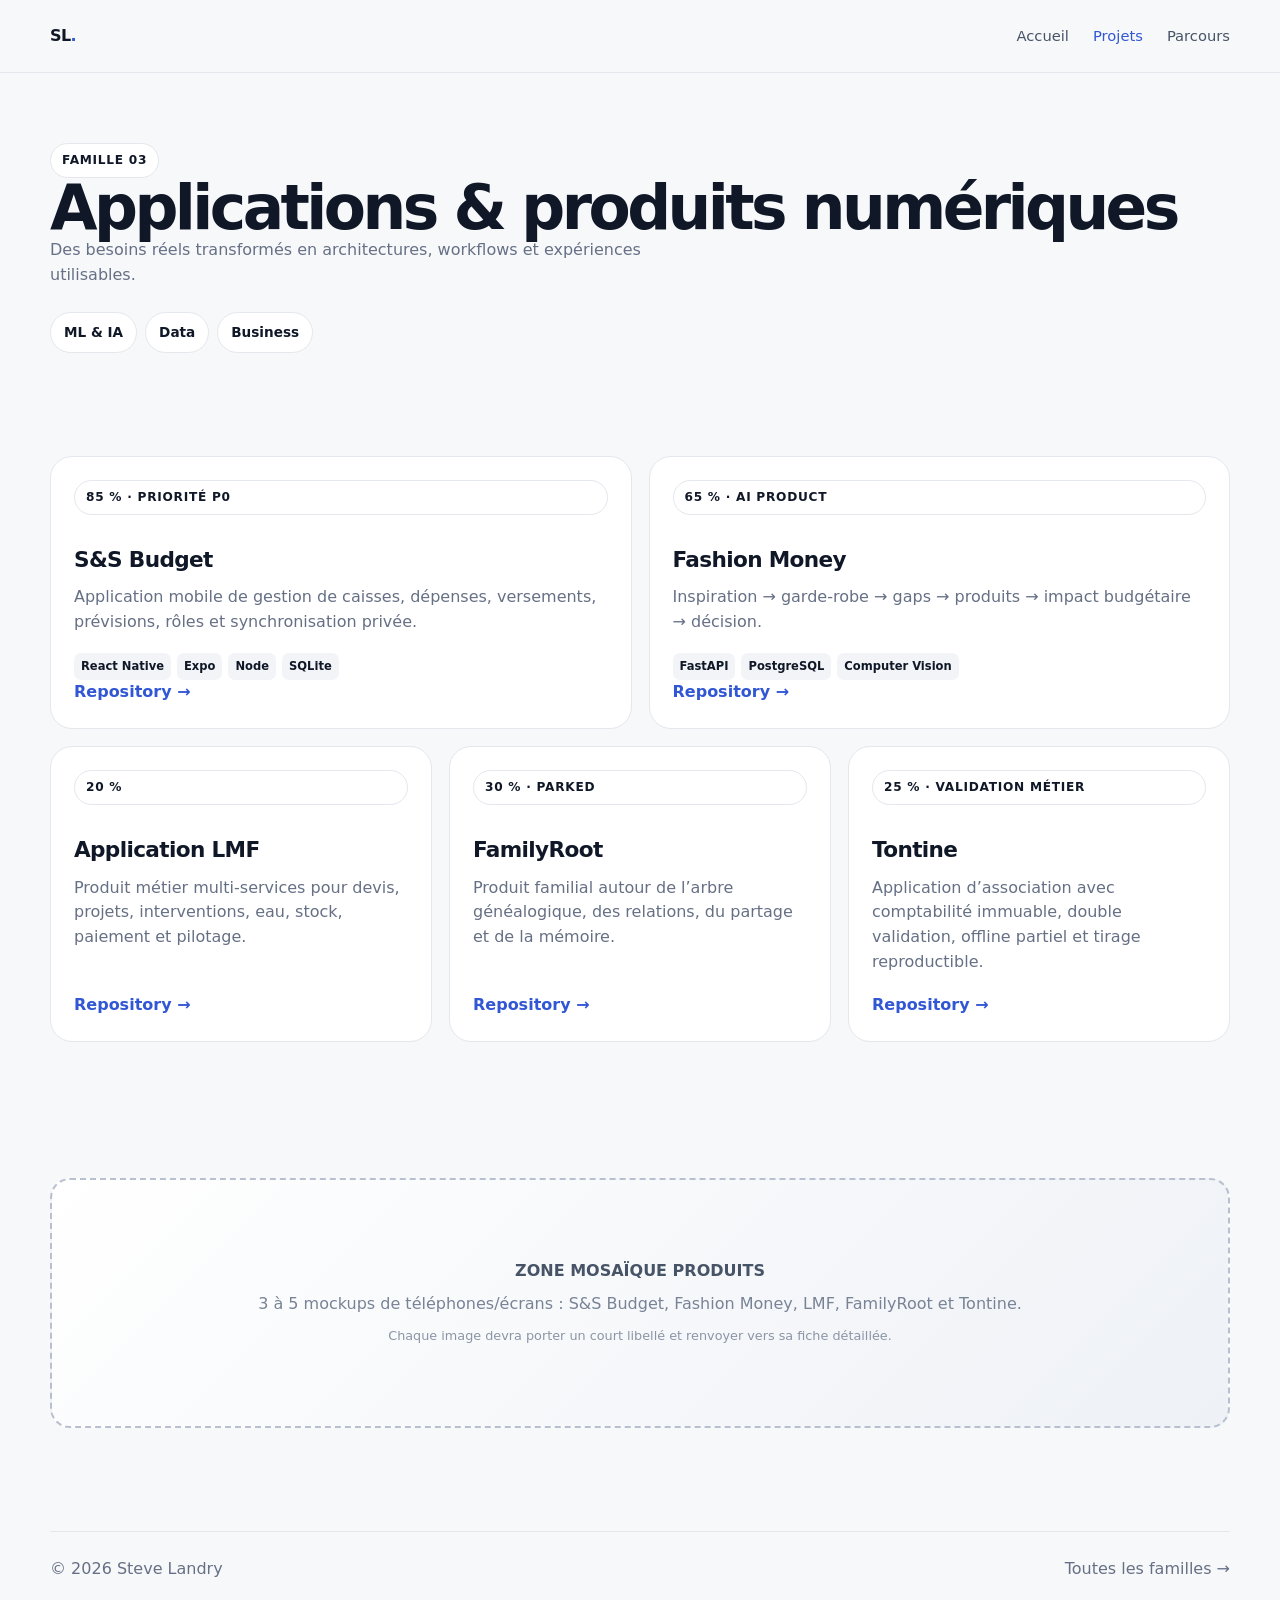
<file: products.html>
<!doctype html><html lang="fr"><head><meta charset="utf-8"><meta name="viewport" content="width=device-width,initial-scale=1"><title>Produits numériques — Steve Landry</title><link rel="stylesheet" href="assets/styles.css"></head><body><header class="nav-shell"><nav class="wrap"><a class="brand" href="index.html">SL<i>.</i></a><div class="navlinks"><a href="index.html">Accueil</a><a class="active" href="projects.html">Projets</a><a href="about.html">Parcours</a></div></nav></header><main><header class="page-head wrap"><span class="eyebrow">Famille 03</span><h1>Applications & produits numériques</h1><p>Des besoins réels transformés en architectures, workflows et expériences utilisables.</p><div class="family-nav"><a href="ml-ai.html">ML & IA</a><a href="data.html">Data</a><a href="business.html">Business</a></div></header><section><div class="wrap grid">
<article class="card wide"><span class="pill">85 % · priorité P0</span><h3>S&S Budget</h3><p>Application mobile de gestion de caisses, dépenses, versements, prévisions, rôles et synchronisation privée.</p><div class="tags"><span>React Native</span><span>Expo</span><span>Node</span><span>SQLite</span></div><a class="link" href="https://github.com/Steve-Landry-NONO/S-S-Budget">Repository →</a></article>
<article class="card wide"><span class="pill">65 % · AI Product</span><h3>Fashion Money</h3><p>Inspiration → garde-robe → gaps → produits → impact budgétaire → décision.</p><div class="tags"><span>FastAPI</span><span>PostgreSQL</span><span>Computer Vision</span></div><a class="link" href="https://github.com/Steve-Landry-NONO/fashion-money">Repository →</a></article>
<article class="card"><span class="pill">20 %</span><h3>Application LMF</h3><p>Produit métier multi-services pour devis, projets, interventions, eau, stock, paiement et pilotage.</p><a class="link" href="https://github.com/Steve-Landry-NONO/Application_LMF">Repository →</a></article>
<article class="card"><span class="pill">30 % · parked</span><h3>FamilyRoot</h3><p>Produit familial autour de l’arbre généalogique, des relations, du partage et de la mémoire.</p><a class="link" href="https://github.com/Steve-Landry-NONO/FamilyRoot">Repository →</a></article>
<article class="card"><span class="pill">25 % · validation métier</span><h3>Tontine</h3><p>Application d’association avec comptabilité immuable, double validation, offline partiel et tirage reproductible.</p><a class="link" href="https://github.com/Steve-Landry-NONO/Tontine">Repository →</a></article>
</div></section><section><div class="wrap visual-slot"><div><strong>ZONE MOSAÏQUE PRODUITS</strong>3 à 5 mockups de téléphones/écrans : S&S Budget, Fashion Money, LMF, FamilyRoot et Tontine.<div class="placeholder-note">Chaque image devra porter un court libellé et renvoyer vers sa fiche détaillée.</div></div></div></section></main><footer><div class="wrap footer"><span>© <span data-year></span> Steve Landry</span><a href="projects.html">Toutes les familles →</a></div></footer><script src="assets/site.js"></script></body></html>
</file>
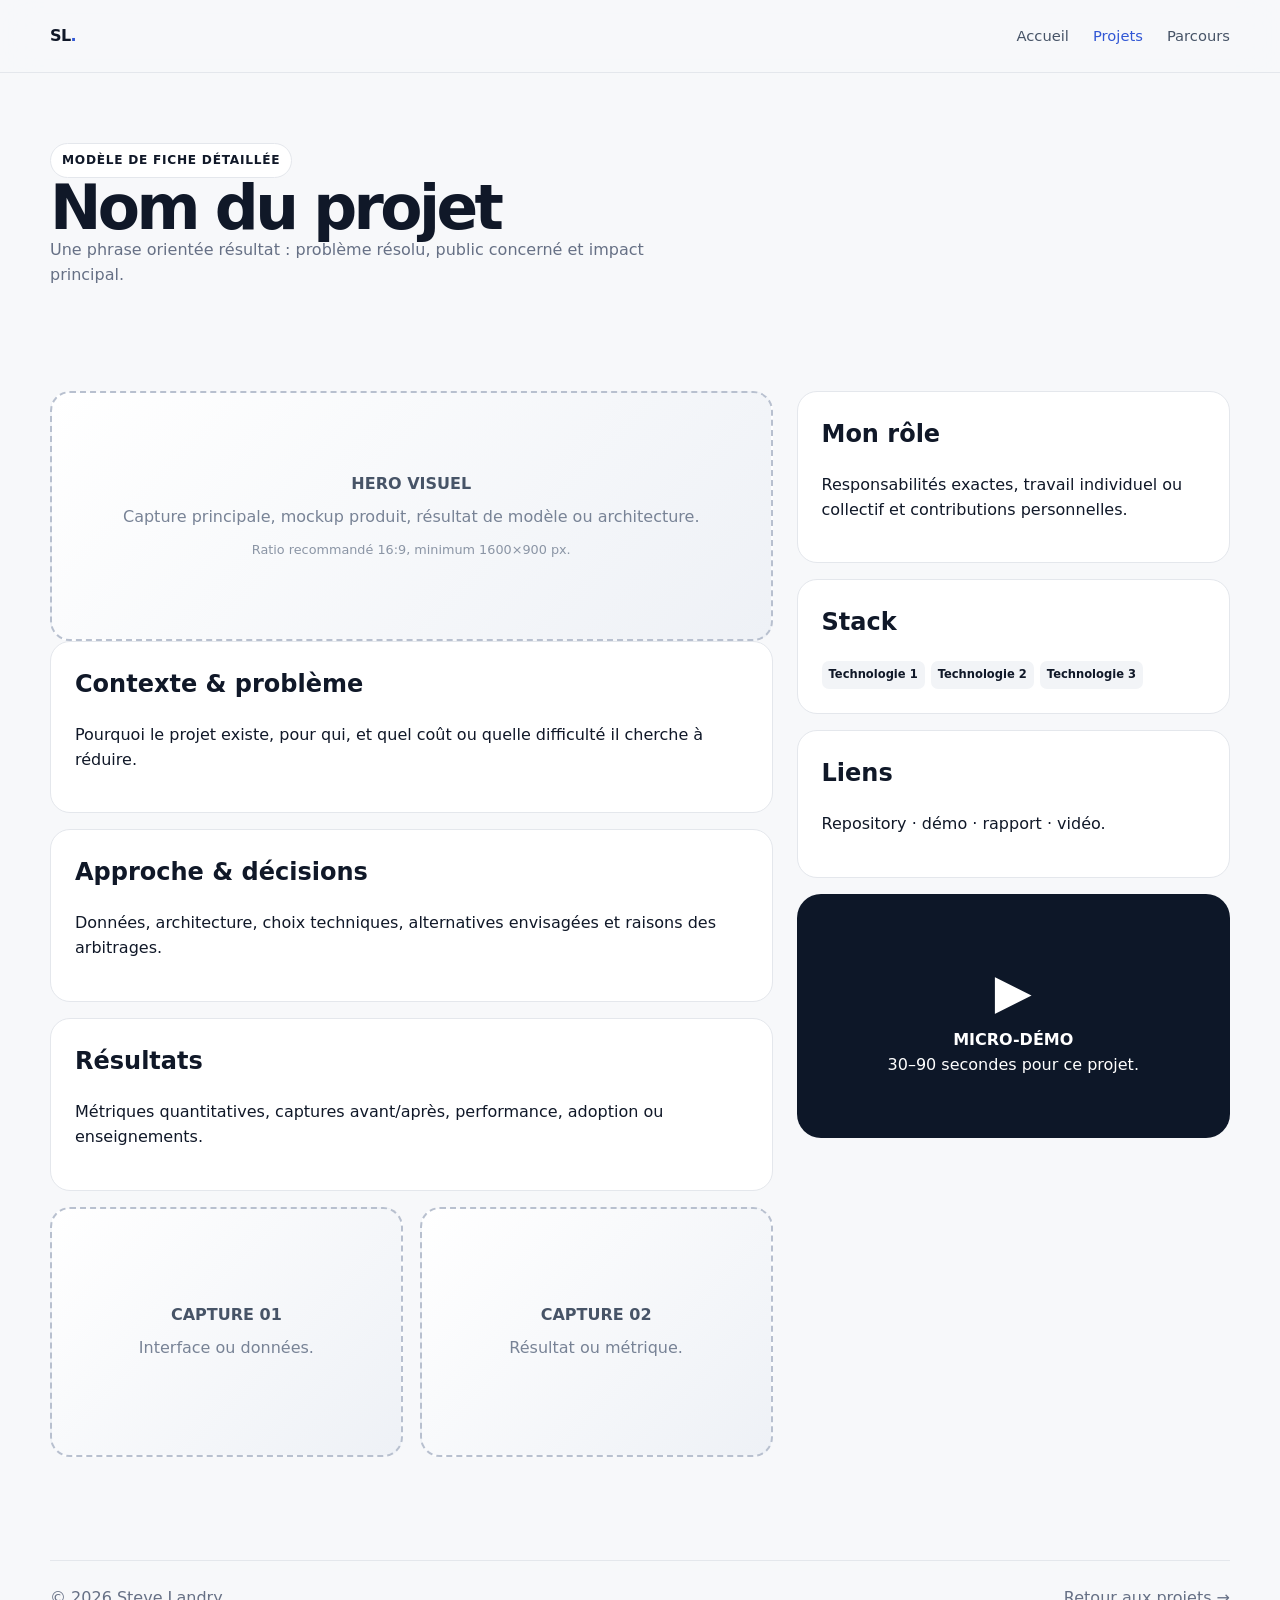
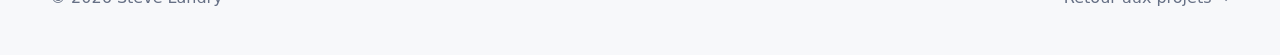
<file: project-template.html>
<!doctype html><html lang="fr"><head><meta charset="utf-8"><meta name="viewport" content="width=device-width,initial-scale=1"><title>Modèle de fiche projet — Steve Landry</title><link rel="stylesheet" href="assets/styles.css"></head><body><header class="nav-shell"><nav class="wrap"><a class="brand" href="index.html">SL<i>.</i></a><div class="navlinks"><a href="index.html">Accueil</a><a class="active" href="projects.html">Projets</a><a href="about.html">Parcours</a></div></nav></header><main><header class="page-head wrap"><span class="eyebrow">Modèle de fiche détaillée</span><h1>Nom du projet</h1><p>Une phrase orientée résultat : problème résolu, public concerné et impact principal.</p></header><section><div class="wrap detail-layout"><div><div class="visual-slot"><div><strong>HERO VISUEL</strong>Capture principale, mockup produit, résultat de modèle ou architecture.<div class="placeholder-note">Ratio recommandé 16:9, minimum 1600×900 px.</div></div></div><div class="detail-block"><h2>Contexte & problème</h2><p>Pourquoi le projet existe, pour qui, et quel coût ou quelle difficulté il cherche à réduire.</p></div><div class="detail-block"><h2>Approche & décisions</h2><p>Données, architecture, choix techniques, alternatives envisagées et raisons des arbitrages.</p></div><div class="detail-block"><h2>Résultats</h2><p>Métriques quantitatives, captures avant/après, performance, adoption ou enseignements.</p></div><div class="grid"><div class="visual-slot" style="grid-column:span 6"><div><strong>CAPTURE 01</strong>Interface ou données.</div></div><div class="visual-slot" style="grid-column:span 6"><div><strong>CAPTURE 02</strong>Résultat ou métrique.</div></div></div></div><aside><div class="detail-block"><h2>Mon rôle</h2><p>Responsabilités exactes, travail individuel ou collectif et contributions personnelles.</p></div><div class="detail-block"><h2>Stack</h2><div class="tags"><span>Technologie 1</span><span>Technologie 2</span><span>Technologie 3</span></div></div><div class="detail-block"><h2>Liens</h2><p>Repository · démo · rapport · vidéo.</p></div><div class="video-slot"><div><span>▶</span><strong>MICRO-DÉMO</strong><br>30–90 secondes pour ce projet.</div></div></aside></div></section></main><footer><div class="wrap footer"><span>© <span data-year></span> Steve Landry</span><a href="projects.html">Retour aux projets →</a></div></footer><script src="assets/site.js"></script></body></html>
</file>
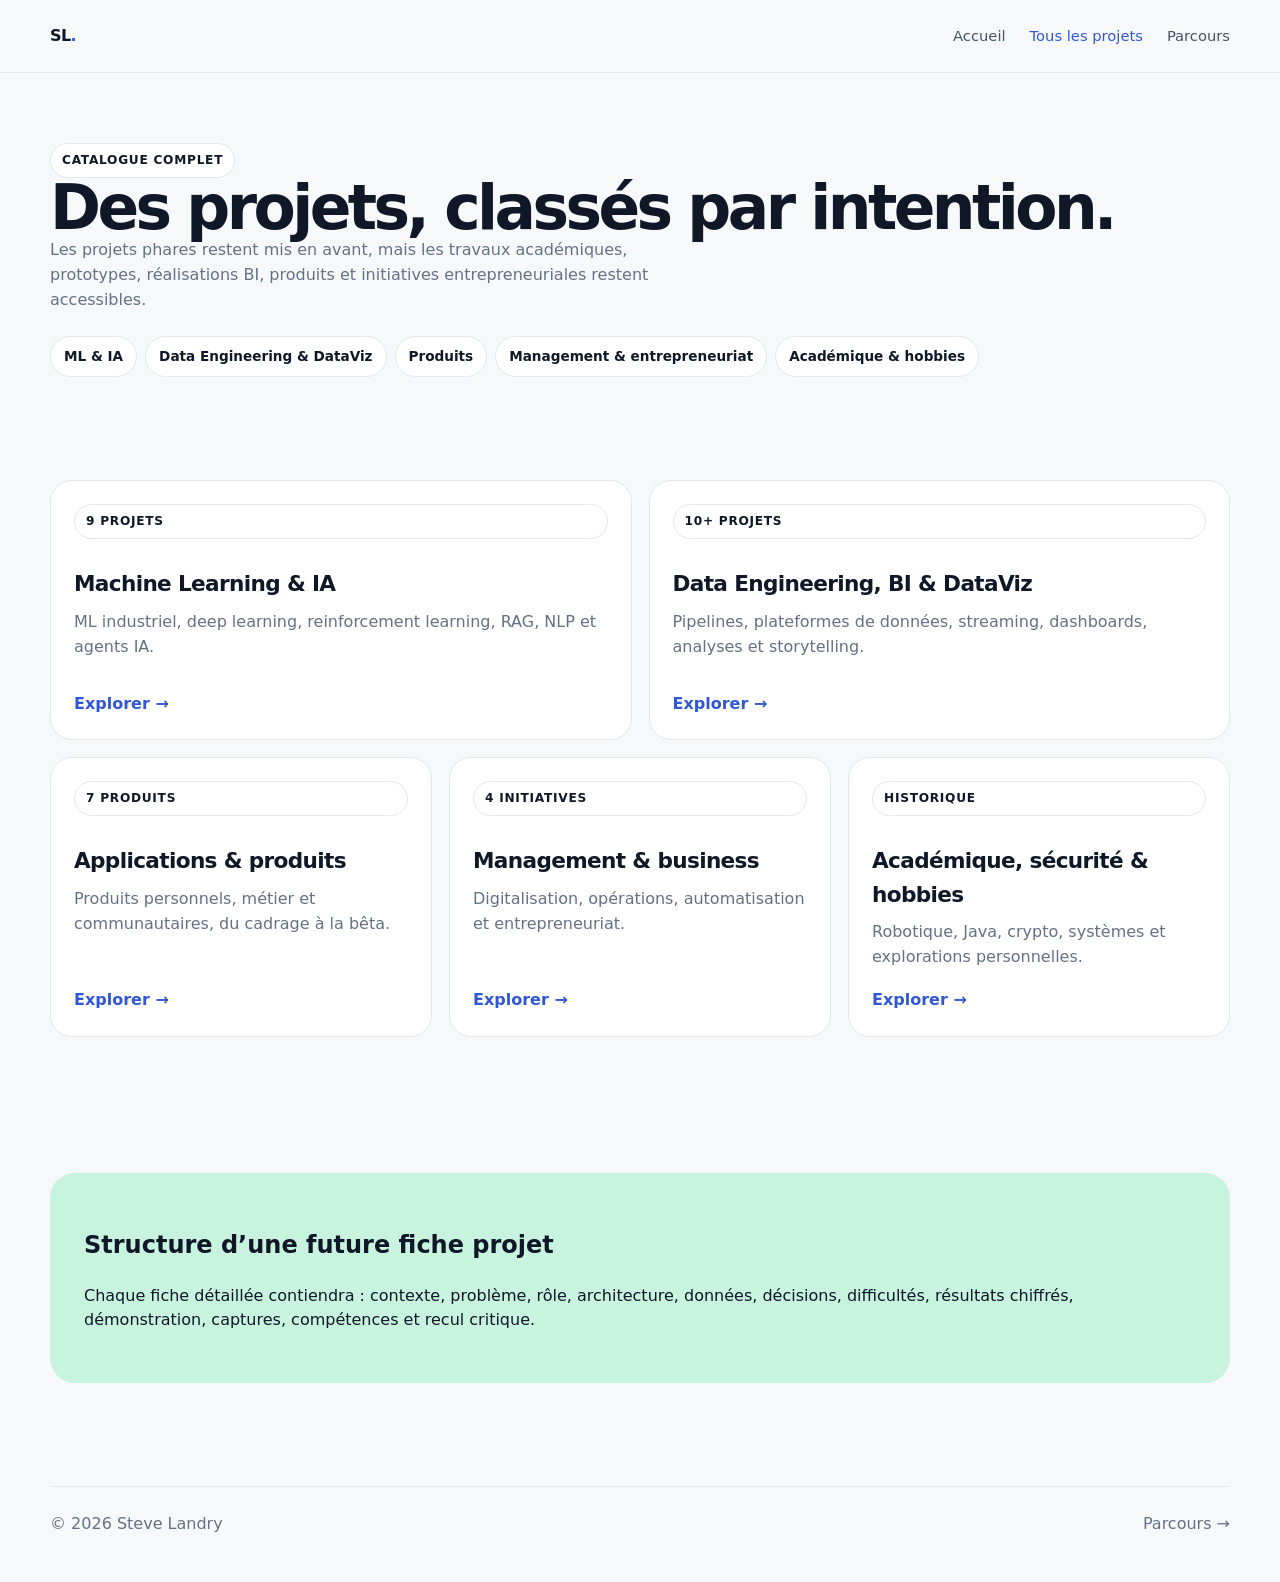
<file: projects.html>
<!doctype html><html lang="fr"><head><meta charset="utf-8"><meta name="viewport" content="width=device-width,initial-scale=1"><title>Tous les projets — Steve Landry</title><link rel="stylesheet" href="assets/styles.css"></head><body><header class="nav-shell"><nav class="wrap"><a class="brand" href="index.html">SL<i>.</i></a><div class="navlinks"><a href="index.html">Accueil</a><a class="active" href="projects.html">Tous les projets</a><a href="about.html">Parcours</a></div></nav></header><main><header class="page-head wrap"><span class="eyebrow">Catalogue complet</span><h1>Des projets, classés par intention.</h1><p>Les projets phares restent mis en avant, mais les travaux académiques, prototypes, réalisations BI, produits et initiatives entrepreneuriales restent accessibles.</p><div class="family-nav"><a href="ml-ai.html">ML & IA</a><a href="data.html">Data Engineering & DataViz</a><a href="products.html">Produits</a><a href="business.html">Management & entrepreneuriat</a><a href="academic.html">Académique & hobbies</a></div></header><section><div class="wrap grid">
<a class="card wide" href="ml-ai.html"><span class="pill">9 projets</span><h3>Machine Learning & IA</h3><p>ML industriel, deep learning, reinforcement learning, RAG, NLP et agents IA.</p><span class="link">Explorer →</span></a><a class="card wide" href="data.html"><span class="pill">10+ projets</span><h3>Data Engineering, BI & DataViz</h3><p>Pipelines, plateformes de données, streaming, dashboards, analyses et storytelling.</p><span class="link">Explorer →</span></a><a class="card" href="products.html"><span class="pill">7 produits</span><h3>Applications & produits</h3><p>Produits personnels, métier et communautaires, du cadrage à la bêta.</p><span class="link">Explorer →</span></a><a class="card" href="business.html"><span class="pill">4 initiatives</span><h3>Management & business</h3><p>Digitalisation, opérations, automatisation et entrepreneuriat.</p><span class="link">Explorer →</span></a><a class="card" href="academic.html"><span class="pill">Historique</span><h3>Académique, sécurité & hobbies</h3><p>Robotique, Java, crypto, systèmes et explorations personnelles.</p><span class="link">Explorer →</span></a>
</div></section><section><div class="wrap callout"><h2>Structure d’une future fiche projet</h2><p>Chaque fiche détaillée contiendra : contexte, problème, rôle, architecture, données, décisions, difficultés, résultats chiffrés, démonstration, captures, compétences et recul critique.</p></div></section></main><footer><div class="wrap footer"><span>© <span data-year></span> Steve Landry</span><a href="about.html">Parcours →</a></div></footer><script src="assets/site.js"></script></body></html>
</file>
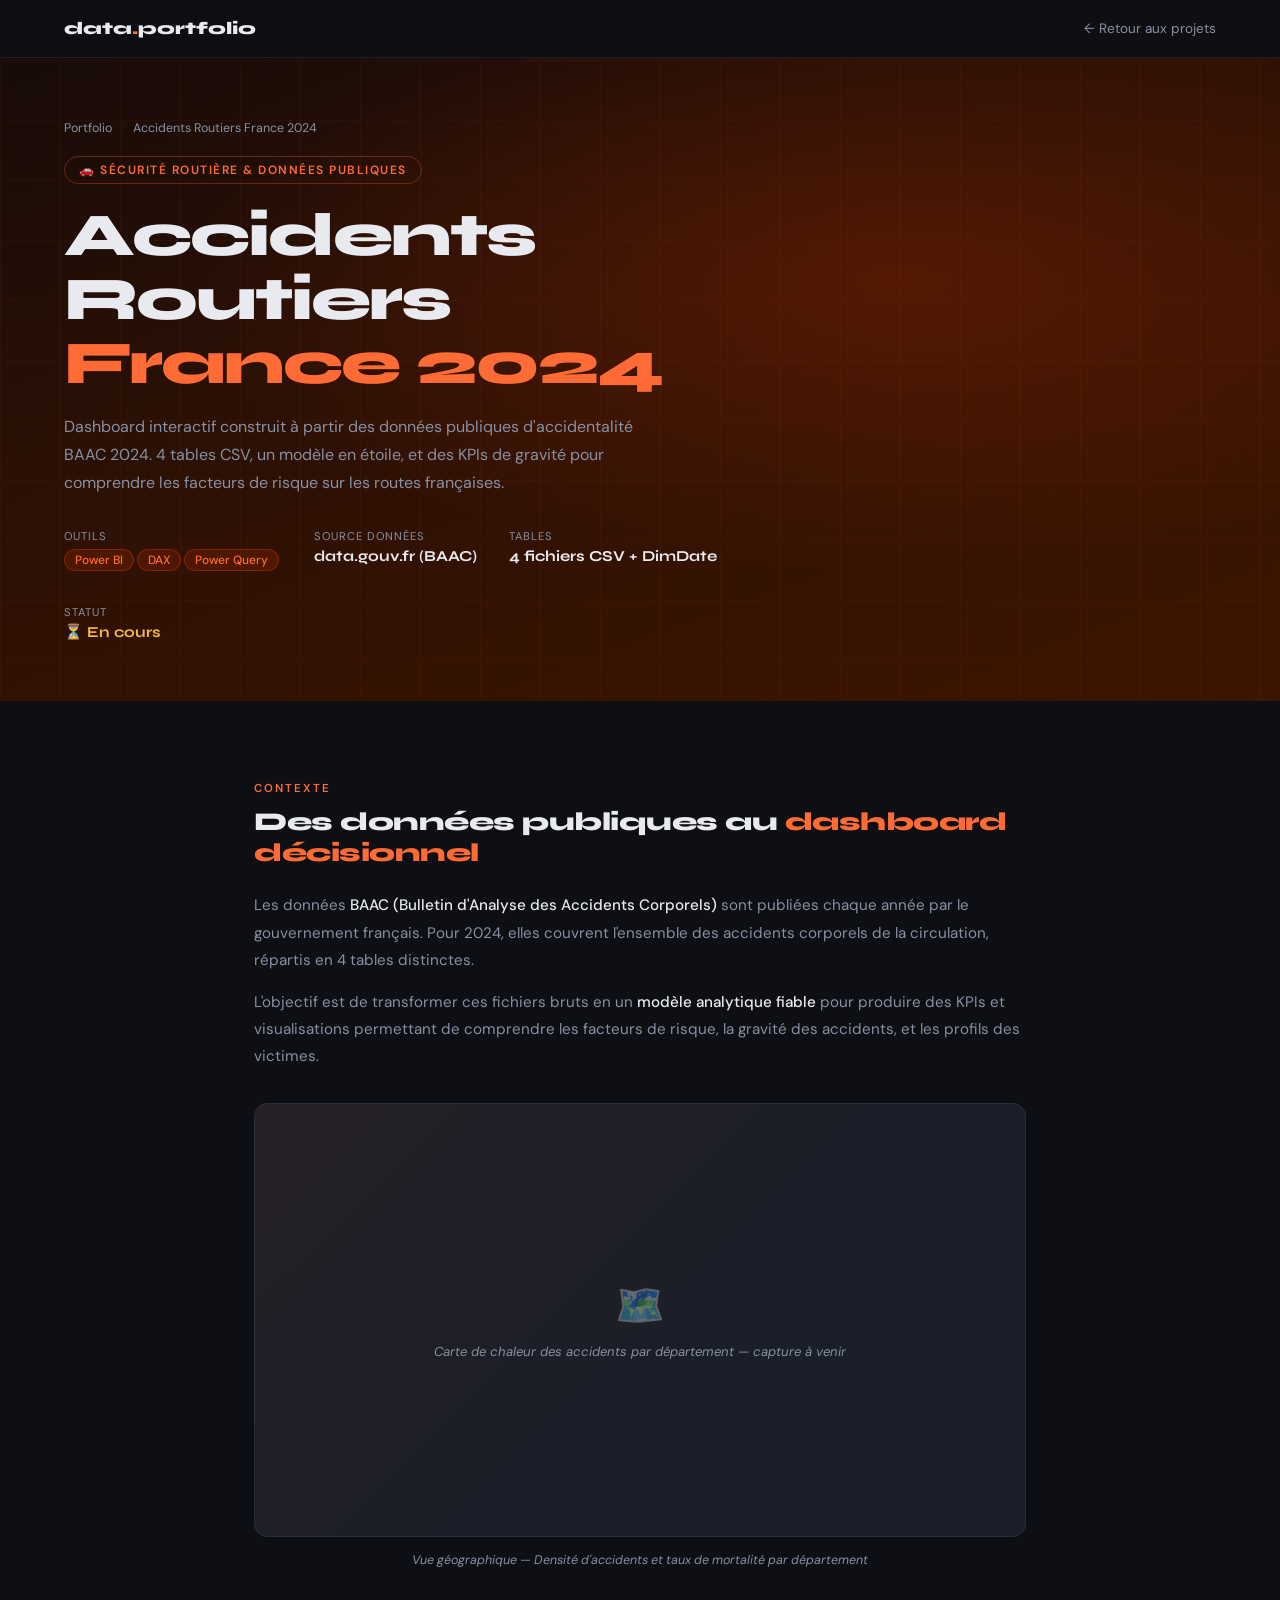
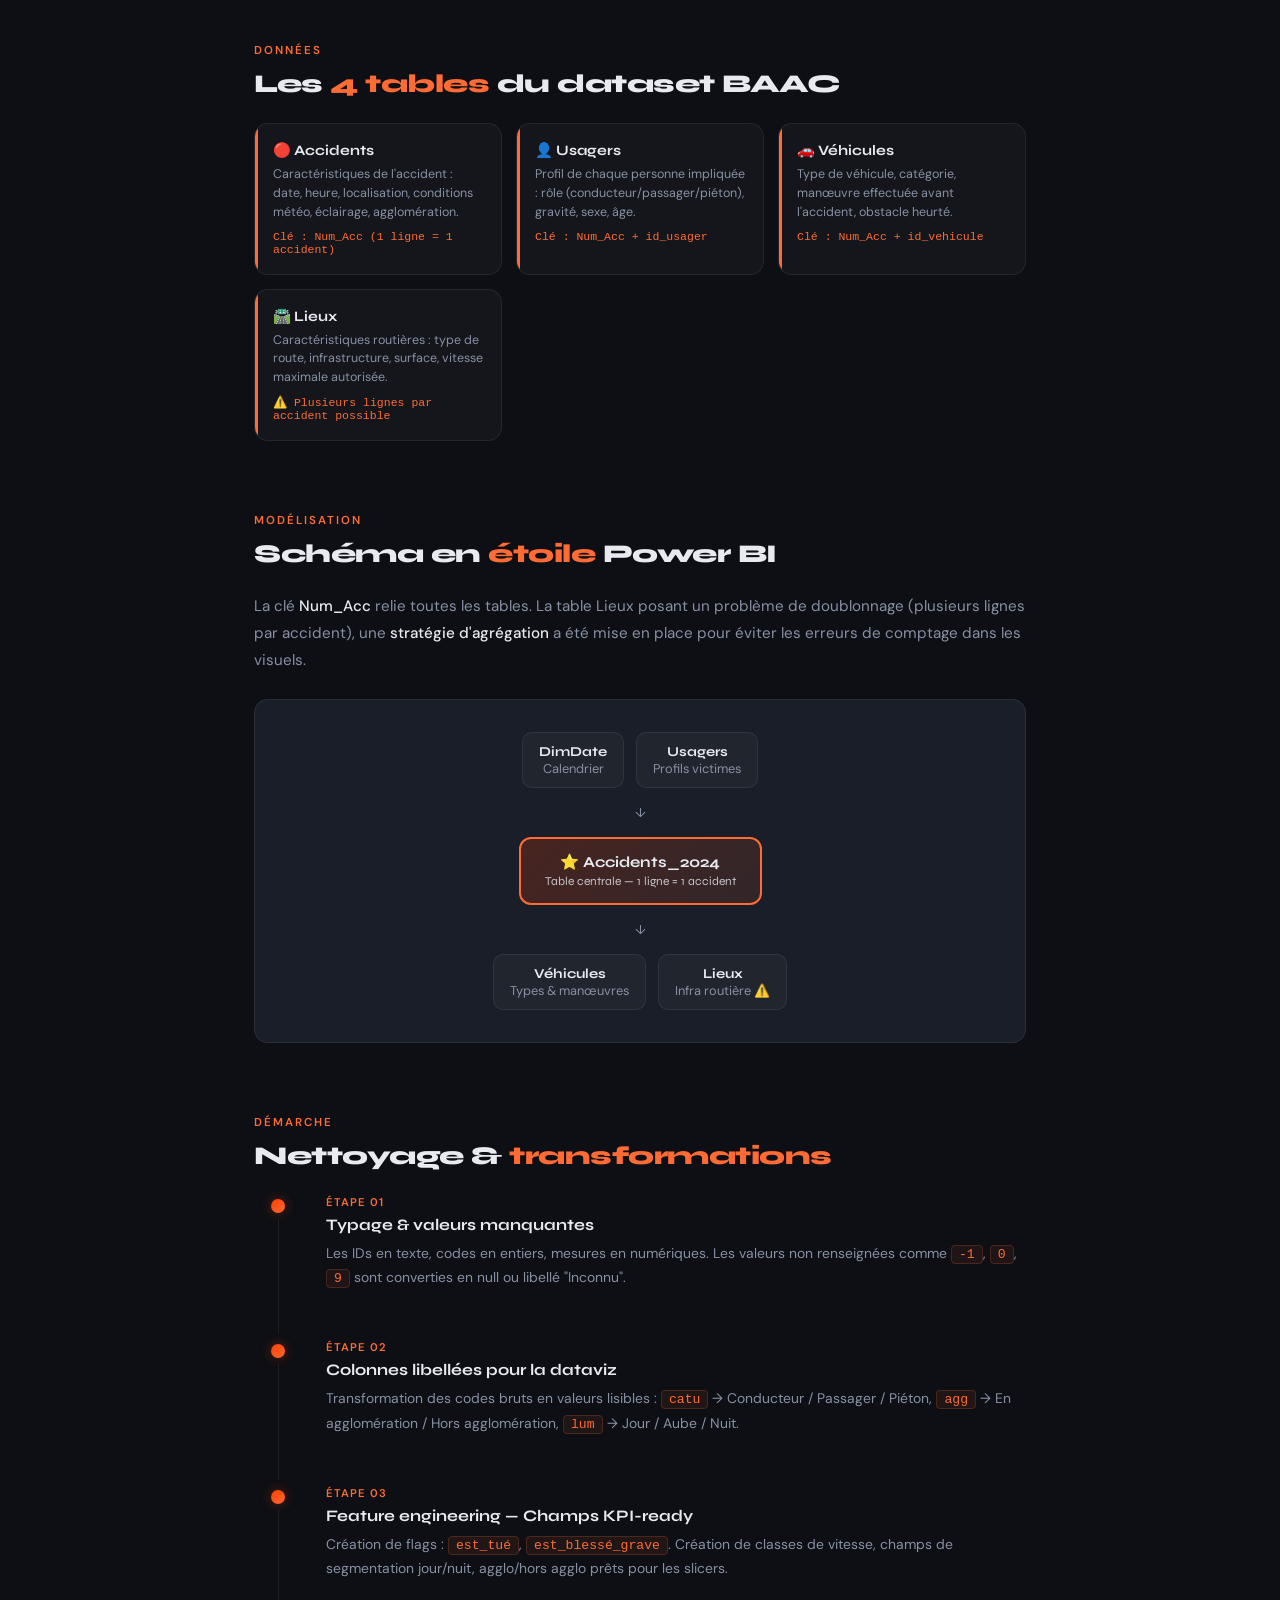
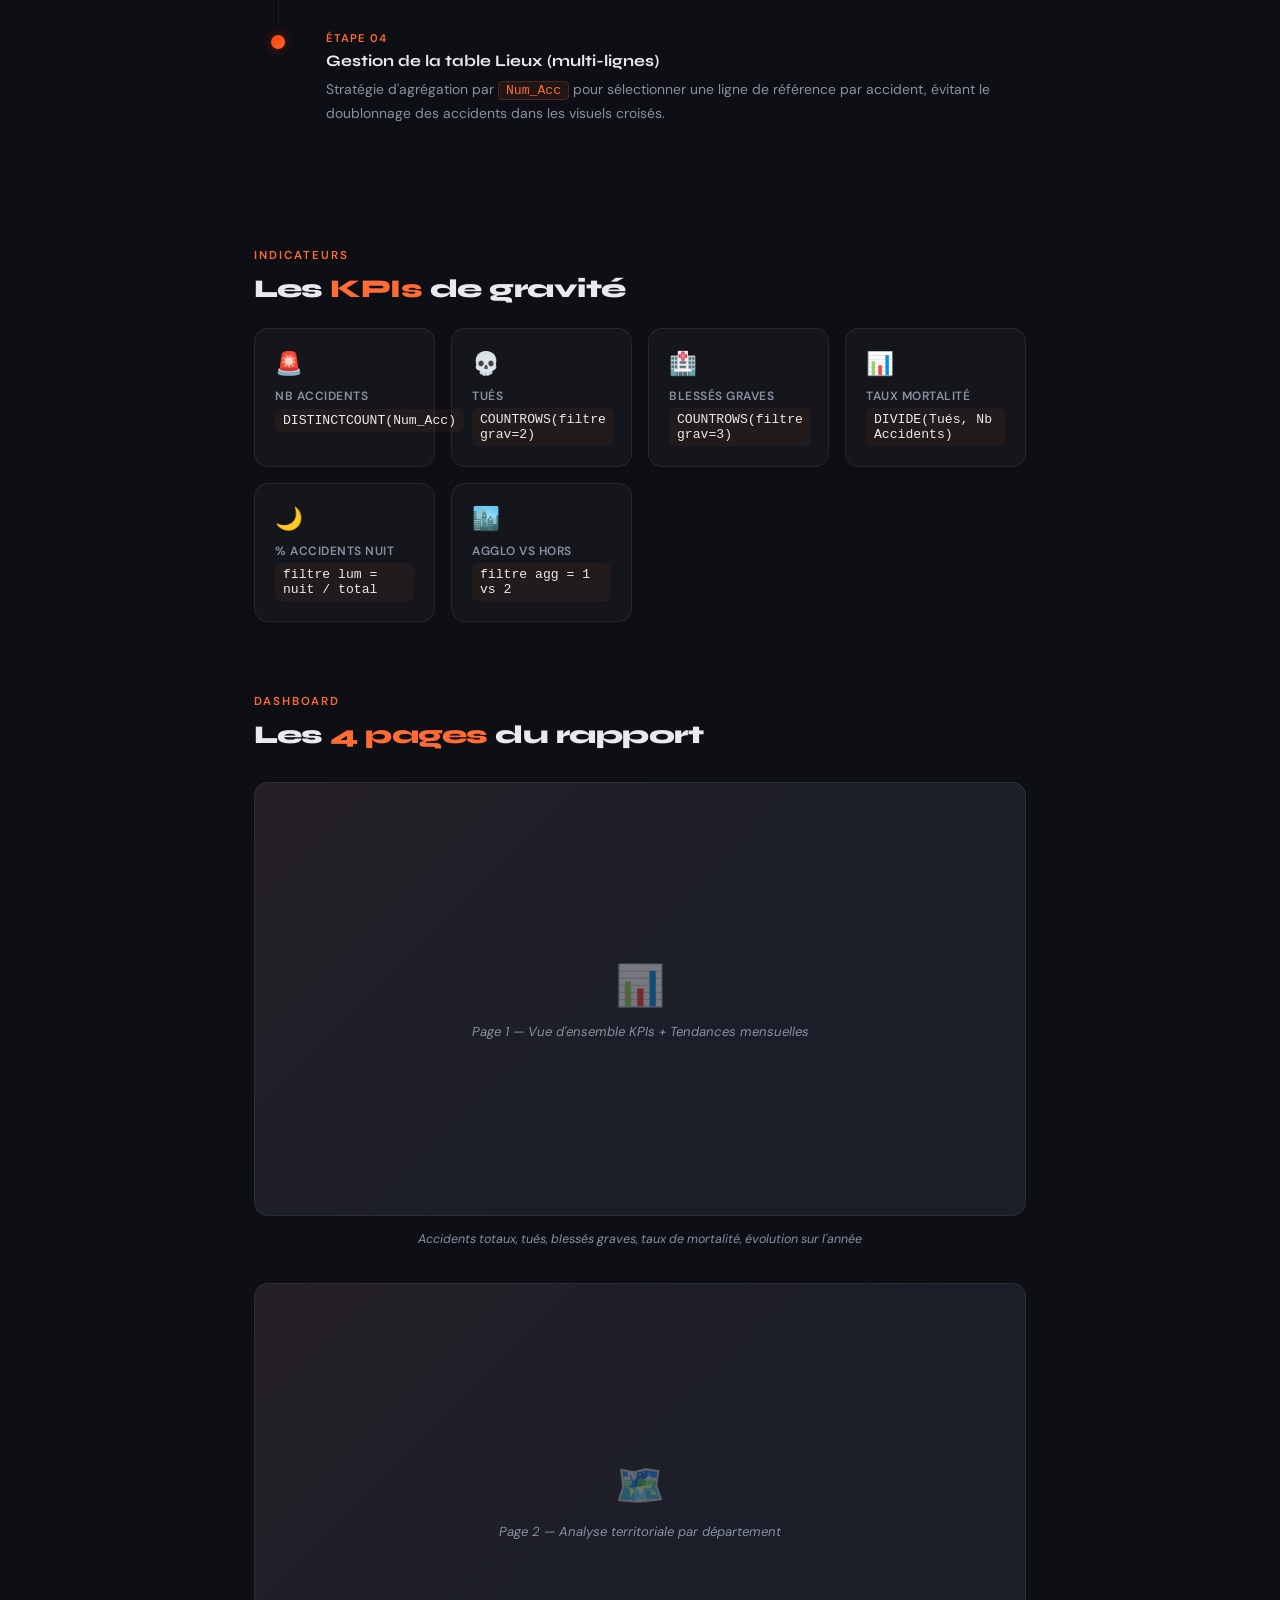
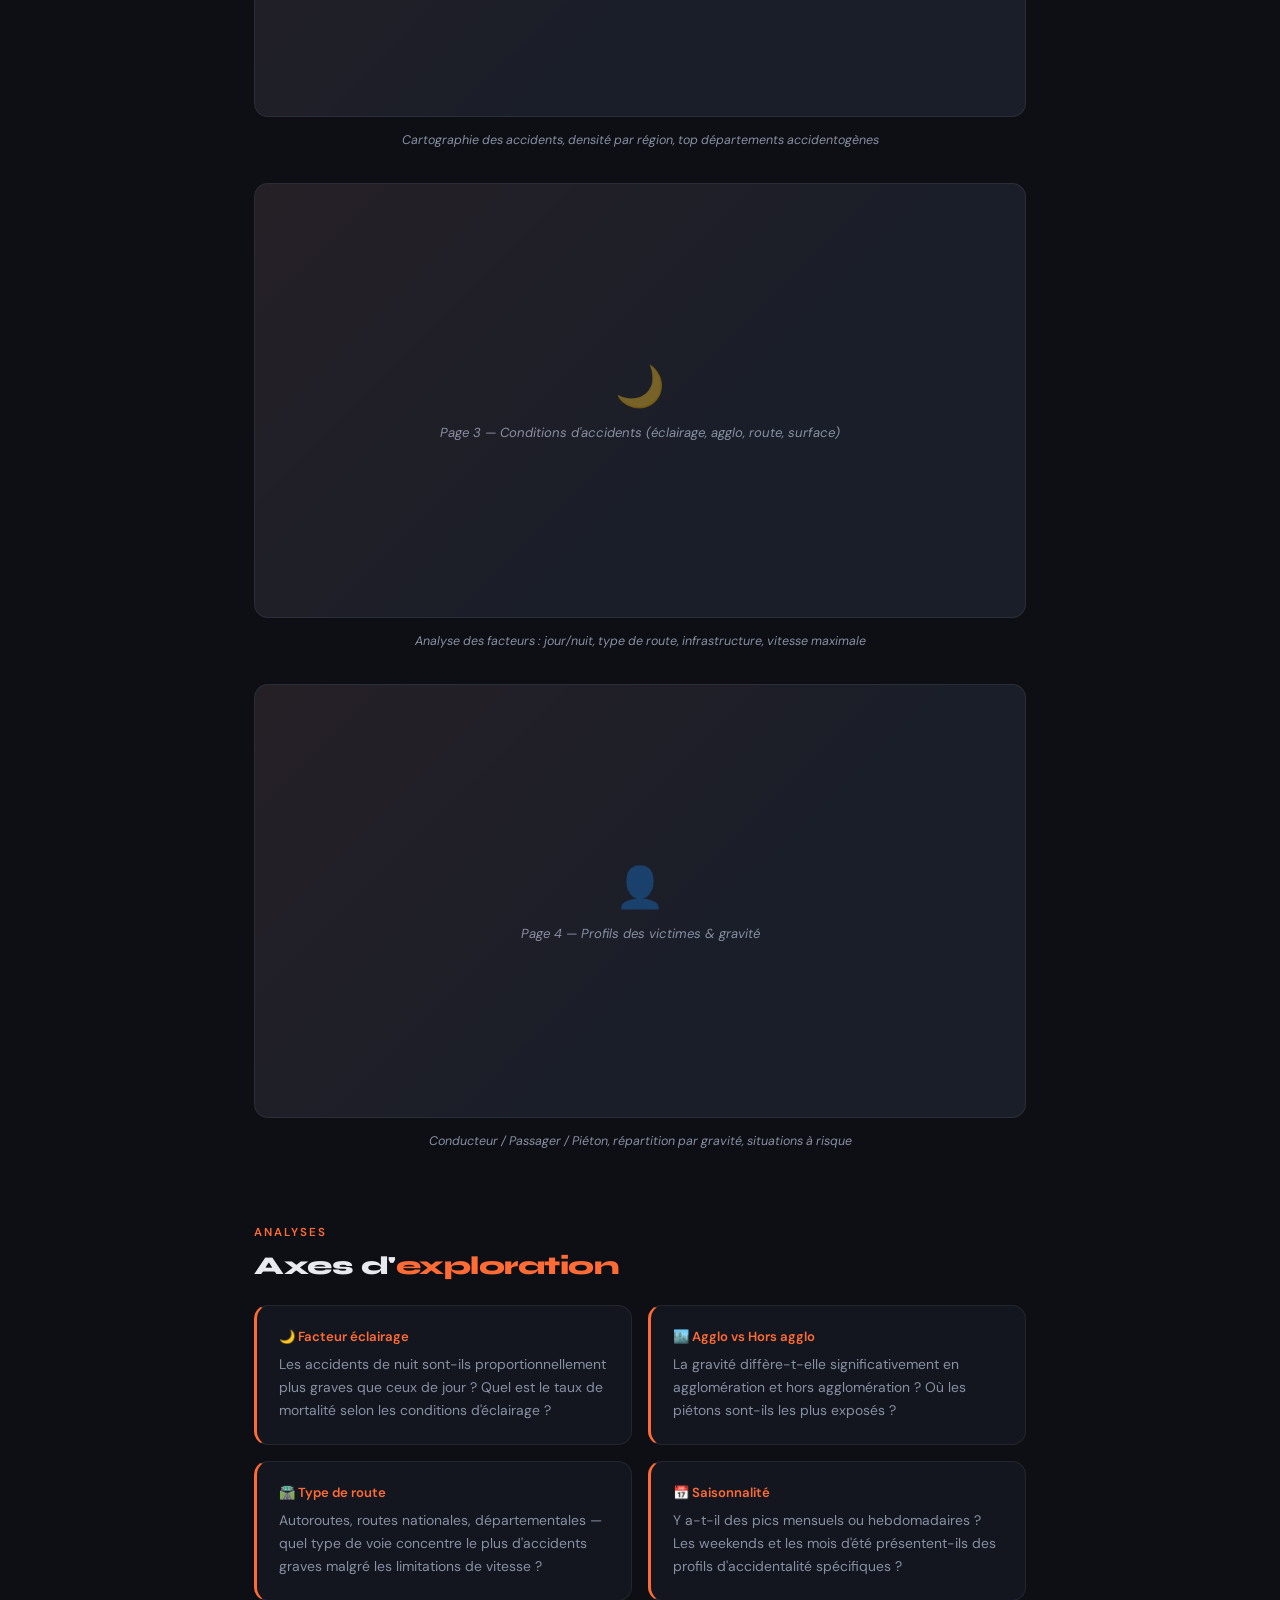
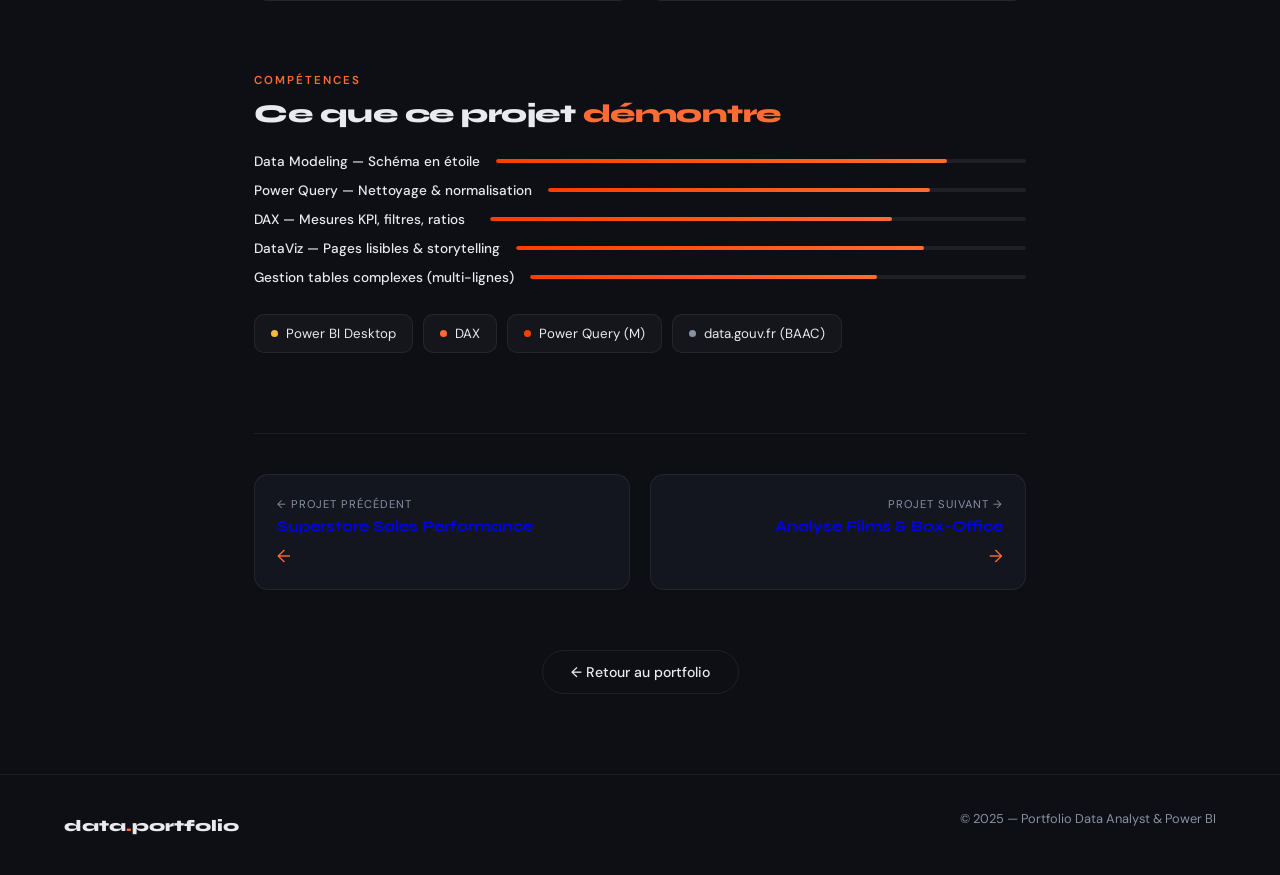
<file: projet-accidents.html>
<!DOCTYPE html>
<html lang="fr">
<head>
  <meta charset="UTF-8" />
  <meta name="viewport" content="width=device-width, initial-scale=1.0" />
  <title>Accidents Routiers France 2024 — Data Portfolio</title>
  <link href="https://fonts.googleapis.com/css2?family=Syne:wght@400;600;700;800&family=DM+Sans:ital,wght@0,300;0,400;0,500;1,300&display=swap" rel="stylesheet" />
  <style>
    :root {
      --bg:#0d0f14; --bg2:#13161e; --bg3:#1a1e28;
      --accent:#ff6b35; --accent2:#ff3d00; --gold:#f5b942;
      --text:#e8eaf0; --muted:#8890a4;
      --border:rgba(255,255,255,0.07); --card-bg:rgba(255,255,255,0.03);
      --radius:14px; --font-head:'Syne',sans-serif; --font-body:'DM Sans',sans-serif;
    }
    *,*::before,*::after{box-sizing:border-box;margin:0;padding:0;}
    html{scroll-behavior:smooth;}
    body{font-family:var(--font-body);background:var(--bg);color:var(--text);overflow-x:hidden;}
    ::-webkit-scrollbar{width:6px;} ::-webkit-scrollbar-track{background:var(--bg);} ::-webkit-scrollbar-thumb{background:var(--accent2);border-radius:3px;}

    nav{position:fixed;top:0;left:0;right:0;z-index:100;display:flex;align-items:center;justify-content:space-between;padding:18px 5vw;backdrop-filter:blur(20px);background:rgba(13,15,20,0.9);border-bottom:1px solid var(--border);}
    .nav-logo{font-family:var(--font-head);font-weight:800;font-size:1.1rem;color:var(--text);text-decoration:none;}
    .nav-logo span{color:var(--accent);}
    .nav-back{display:flex;align-items:center;gap:8px;color:var(--muted);text-decoration:none;font-size:0.85rem;transition:color .2s;}
    .nav-back:hover{color:var(--accent);}

    .project-hero{
      min-height:55vh; display:flex; align-items:flex-end;
      padding:120px 5vw 60px;
      background: linear-gradient(160deg, #150a08 0%, #2a1005 40%, #3d1500 100%);
      position:relative; overflow:hidden;
    }
    .project-hero::before{content:'';position:absolute;inset:0;background:radial-gradient(ellipse 80% 60% at 70% 40%, rgba(255,61,0,0.18) 0%, transparent 70%);}
    .hero-grid-lines{position:absolute;inset:0;opacity:0.04;background-image:linear-gradient(rgba(255,107,53,1) 1px, transparent 1px),linear-gradient(90deg, rgba(255,107,53,1) 1px, transparent 1px);background-size:60px 60px;}
    .project-hero-content{position:relative;z-index:1;max-width:780px;}
    .breadcrumb{display:flex;align-items:center;gap:8px;font-size:0.78rem;color:var(--muted);margin-bottom:20px;}
    .breadcrumb a{color:var(--muted);text-decoration:none;transition:color .2s;} .breadcrumb a:hover{color:var(--accent);}
    .project-domain-tag{display:inline-flex;align-items:center;gap:8px;font-size:0.75rem;font-weight:600;letter-spacing:1.5px;text-transform:uppercase;color:var(--accent);border:1px solid rgba(255,107,53,0.3);padding:5px 14px;border-radius:50px;margin-bottom:20px;}
    .project-hero h1{font-family:var(--font-head);font-size:clamp(2rem,5vw,3.8rem);font-weight:800;letter-spacing:-2px;line-height:1.05;margin-bottom:18px;}
    .project-hero h1 em{font-style:normal;color:var(--accent);}
    .project-hero-desc{font-size:1rem;color:var(--muted);line-height:1.75;max-width:600px;margin-bottom:32px;}
    .hero-meta{display:flex;gap:32px;flex-wrap:wrap;}
    .meta-item{display:flex;flex-direction:column;gap:4px;}
    .meta-label{font-size:0.7rem;text-transform:uppercase;letter-spacing:1px;color:var(--muted);}
    .meta-value{font-family:var(--font-head);font-size:0.95rem;font-weight:700;color:var(--text);}
    .meta-value .chip{display:inline-block;background:rgba(255,61,0,0.15);border:1px solid rgba(255,61,0,0.3);color:var(--accent);font-size:0.75rem;padding:2px 10px;border-radius:20px;margin:2px 3px 2px 0;font-family:var(--font-body);font-weight:500;}

    .project-content{max-width:900px;margin:0 auto;padding:80px 5vw;}
    .content-section{margin-bottom:72px;}
    .section-eyebrow{font-size:0.72rem;font-weight:600;letter-spacing:2px;text-transform:uppercase;color:var(--accent);margin-bottom:10px;}
    .section-title{font-family:var(--font-head);font-size:1.6rem;font-weight:800;letter-spacing:-0.5px;margin-bottom:24px;}
    .section-title em{font-style:normal;color:var(--accent);}
    p{color:var(--muted);font-size:0.95rem;line-height:1.8;margin-bottom:14px;}
    p strong{color:var(--text);font-weight:500;}

    .visual-block{background:var(--bg3);border:1px solid var(--border);border-radius:var(--radius);aspect-ratio:16/9;display:flex;flex-direction:column;align-items:center;justify-content:center;gap:12px;margin:32px 0;position:relative;overflow:hidden;transition:border-color .3s;}
    .visual-block:hover{border-color:rgba(255,107,53,0.25);}
    .visual-block::before{content:'';position:absolute;inset:0;background:linear-gradient(135deg,rgba(255,61,0,0.05) 0%,transparent 60%);}
    .visual-placeholder-icon{font-size:2.5rem;opacity:0.4;}
    .visual-placeholder-text{font-size:0.82rem;color:var(--muted);font-style:italic;}
    .visual-caption{font-size:0.78rem;color:var(--muted);text-align:center;margin-top:-20px;margin-bottom:32px;font-style:italic;}

    /* DATA SOURCES */
    .data-sources{display:grid;grid-template-columns:repeat(auto-fit,minmax(200px,1fr));gap:14px;margin-top:16px;}
    .data-source-card{background:var(--card-bg);border:1px solid var(--border);border-radius:var(--radius);padding:18px;position:relative;overflow:hidden;}
    .data-source-card::before{content:'';position:absolute;top:0;left:0;width:3px;height:100%;background:var(--accent);}
    .ds-name{font-family:var(--font-head);font-size:0.9rem;font-weight:700;margin-bottom:6px;}
    .ds-desc{font-size:0.78rem;color:var(--muted);line-height:1.5;}
    .ds-key{font-size:0.72rem;color:var(--accent);margin-top:8px;font-family:monospace;}

    .process-timeline{display:flex;flex-direction:column;gap:0;margin-top:8px;}
    .timeline-step{display:grid;grid-template-columns:48px 1fr;gap:0 24px;}
    .tl-left{display:flex;flex-direction:column;align-items:center;}
    .tl-dot{width:14px;height:14px;border-radius:50%;background:linear-gradient(135deg,var(--accent2),var(--accent));flex-shrink:0;margin-top:4px;box-shadow:0 0 12px rgba(255,61,0,0.4);}
    .tl-line{width:1px;background:var(--border);flex:1;margin:6px 0;}
    .tl-body{padding-bottom:36px;}
    .tl-step-num{font-size:0.7rem;font-weight:600;letter-spacing:1px;text-transform:uppercase;color:var(--accent);margin-bottom:6px;}
    .tl-step-title{font-family:var(--font-head);font-size:1rem;font-weight:700;margin-bottom:8px;}
    .tl-step-desc{font-size:0.87rem;color:var(--muted);line-height:1.7;}
    .tl-step-desc code{background:rgba(255,107,53,0.08);border:1px solid rgba(255,107,53,0.2);color:var(--accent);padding:1px 7px;border-radius:4px;font-size:0.82rem;}

    .kpi-grid{display:grid;grid-template-columns:repeat(auto-fit,minmax(180px,1fr));gap:16px;margin:24px 0;}
    .kpi-card{background:var(--card-bg);border:1px solid var(--border);border-radius:var(--radius);padding:20px;transition:border-color .3s,transform .3s;}
    .kpi-card:hover{border-color:rgba(255,107,53,0.25);transform:translateY(-3px);}
    .kpi-icon{font-size:1.4rem;margin-bottom:10px;display:block;}
    .kpi-name{font-size:0.75rem;font-weight:600;letter-spacing:0.5px;text-transform:uppercase;color:var(--muted);margin-bottom:4px;}
    .kpi-formula{font-size:0.82rem;color:var(--text);font-family:monospace;background:rgba(255,107,53,0.06);padding:4px 8px;border-radius:6px;display:inline-block;}

    .insights-grid{display:grid;grid-template-columns:repeat(auto-fit,minmax(260px,1fr));gap:16px;margin-top:8px;}
    .insight-card{background:var(--bg2);border:1px solid var(--border);border-radius:var(--radius);padding:22px;border-left:3px solid var(--accent);}
    .insight-q{font-size:0.82rem;font-weight:600;color:var(--accent);margin-bottom:8px;}
    .insight-a{font-size:0.87rem;color:var(--muted);line-height:1.65;}

    .tools-row{display:flex;flex-wrap:wrap;gap:10px;margin-top:16px;}
    .tool-badge{display:flex;align-items:center;gap:8px;background:var(--card-bg);border:1px solid var(--border);border-radius:10px;padding:10px 16px;font-size:0.83rem;transition:border-color .2s;}
    .tool-badge:hover{border-color:rgba(255,107,53,0.3);}
    .tool-dot{width:7px;height:7px;border-radius:50%;flex-shrink:0;}

    .skills-list{display:flex;flex-direction:column;gap:12px;margin-top:8px;}
    .skill-row{display:flex;align-items:center;gap:16px;}
    .skill-row-name{font-size:0.85rem;font-weight:500;min-width:220px;color:var(--text);}
    .skill-bar-wrap{flex:1;height:4px;background:var(--border);border-radius:2px;overflow:hidden;}
    .skill-bar{height:100%;background:linear-gradient(to right,var(--accent2),var(--accent));border-radius:2px;}

    .project-nav{display:grid;grid-template-columns:1fr 1fr;gap:20px;margin-top:80px;padding-top:40px;border-top:1px solid var(--border);}
    .project-nav-card{background:var(--bg2);border:1px solid var(--border);border-radius:var(--radius);padding:22px;text-decoration:none;transition:border-color .3s,transform .3s;display:flex;flex-direction:column;gap:6px;}
    .project-nav-card:hover{border-color:rgba(255,107,53,0.25);transform:translateY(-3px);}
    .pnc-dir{font-size:0.7rem;text-transform:uppercase;letter-spacing:1px;color:var(--muted);}
    .pnc-title{font-family:var(--font-head);font-size:0.95rem;font-weight:700;}
    .pnc-arrow{color:var(--accent);font-size:1.1rem;margin-top:4px;}
    .back-to-portfolio{display:flex;justify-content:center;margin-top:60px;}
    .btn-outline{border:1px solid var(--border);color:var(--text);padding:12px 28px;border-radius:50px;font-family:var(--font-body);font-size:0.88rem;font-weight:500;text-decoration:none;transition:border-color .2s,color .2s;display:inline-flex;align-items:center;gap:8px;}
    .btn-outline:hover{border-color:var(--accent);color:var(--accent);}

    footer{background:var(--bg);border-top:1px solid var(--border);padding:32px 5vw;display:flex;align-items:center;justify-content:space-between;flex-wrap:wrap;gap:16px;}
    .footer-logo{font-family:var(--font-head);font-weight:800;font-size:1rem;color:var(--text);text-decoration:none;}
    .footer-logo span{color:var(--accent);}
    .footer-copy{font-size:0.8rem;color:var(--muted);}

    @keyframes fadeUp{from{opacity:0;transform:translateY(24px);}to{opacity:1;transform:translateY(0);}}
    .fade-up{opacity:0;transform:translateY(30px);transition:opacity .6s ease,transform .6s ease;}
    .fade-up.visible{opacity:1;transform:translateY(0);}

    /* Schema star visual */
    .star-schema{background:var(--bg3);border:1px solid var(--border);border-radius:var(--radius);padding:32px;margin:24px 0;display:flex;flex-direction:column;align-items:center;gap:16px;}
    .schema-center{background:linear-gradient(135deg,rgba(255,61,0,0.2),rgba(255,107,53,0.1));border:2px solid var(--accent);border-radius:12px;padding:14px 24px;font-family:var(--font-head);font-weight:700;font-size:0.95rem;text-align:center;}
    .schema-dims{display:flex;gap:12px;flex-wrap:wrap;justify-content:center;}
    .schema-dim{background:var(--card-bg);border:1px solid var(--border);border-radius:10px;padding:10px 16px;font-size:0.8rem;color:var(--muted);text-align:center;}
    .schema-dim strong{color:var(--text);display:block;font-family:var(--font-head);font-size:0.85rem;}
    .schema-arrow{color:var(--muted);font-size:0.8rem;}

    @media(max-width:768px){.project-nav{grid-template-columns:1fr;}.hero-meta{gap:20px;}.data-sources{grid-template-columns:1fr;}}
  </style>
</head>
<body>

<nav>
  <a href="index.html" class="nav-logo">data<span>.</span>portfolio</a>
  <a href="index.html#projets" class="nav-back">← Retour aux projets</a>
</nav>

<div class="project-hero">
  <div class="hero-grid-lines"></div>
  <div class="project-hero-content">
    <div class="breadcrumb">
      <a href="index.html">Portfolio</a>
      <span style="color:var(--border);">/</span>
      <span>Accidents Routiers France 2024</span>
    </div>
    <div class="project-domain-tag">🚗 Sécurité Routière & Données Publiques</div>
    <h1>Accidents Routiers<br><em>France 2024</em></h1>
    <p class="project-hero-desc">Dashboard interactif construit à partir des données publiques d'accidentalité BAAC 2024. 4 tables CSV, un modèle en étoile, et des KPIs de gravité pour comprendre les facteurs de risque sur les routes françaises.</p>
    <div class="hero-meta">
      <div class="meta-item">
        <span class="meta-label">Outils</span>
        <div class="meta-value">
          <span class="chip">Power BI</span><span class="chip">DAX</span><span class="chip">Power Query</span>
        </div>
      </div>
      <div class="meta-item">
        <span class="meta-label">Source données</span>
        <span class="meta-value">data.gouv.fr (BAAC)</span>
      </div>
      <div class="meta-item">
        <span class="meta-label">Tables</span>
        <span class="meta-value">4 fichiers CSV + DimDate</span>
      </div>
      <div class="meta-item">
        <span class="meta-label">Statut</span>
        <span class="meta-value" style="color:var(--gold);">⏳ En cours</span>
      </div>
    </div>
  </div>
</div>

<div class="project-content">

  <!-- CONTEXTE -->
  <div class="content-section fade-up">
    <div class="section-eyebrow">Contexte</div>
    <div class="section-title">Des données publiques au <em>dashboard décisionnel</em></div>
    <p>Les données <strong>BAAC (Bulletin d'Analyse des Accidents Corporels)</strong> sont publiées chaque année par le gouvernement français. Pour 2024, elles couvrent l'ensemble des accidents corporels de la circulation, répartis en 4 tables distinctes.</p>
    <p>L'objectif est de transformer ces fichiers bruts en un <strong>modèle analytique fiable</strong> pour produire des KPIs et visualisations permettant de comprendre les facteurs de risque, la gravité des accidents, et les profils des victimes.</p>
    <div class="visual-block">
      <span class="visual-placeholder-icon">🗺️</span>
      <span class="visual-placeholder-text">Carte de chaleur des accidents par département — capture à venir</span>
    </div>
    <p class="visual-caption">Vue géographique — Densité d'accidents et taux de mortalité par département</p>
  </div>

  <!-- DONNÉES -->
  <div class="content-section fade-up">
    <div class="section-eyebrow">Données</div>
    <div class="section-title">Les <em>4 tables</em> du dataset BAAC</div>
    <div class="data-sources">
      <div class="data-source-card">
        <div class="ds-name">🔴 Accidents</div>
        <div class="ds-desc">Caractéristiques de l'accident : date, heure, localisation, conditions météo, éclairage, agglomération.</div>
        <div class="ds-key">Clé : Num_Acc (1 ligne = 1 accident)</div>
      </div>
      <div class="data-source-card">
        <div class="ds-name">👤 Usagers</div>
        <div class="ds-desc">Profil de chaque personne impliquée : rôle (conducteur/passager/piéton), gravité, sexe, âge.</div>
        <div class="ds-key">Clé : Num_Acc + id_usager</div>
      </div>
      <div class="data-source-card">
        <div class="ds-name">🚗 Véhicules</div>
        <div class="ds-desc">Type de véhicule, catégorie, manœuvre effectuée avant l'accident, obstacle heurté.</div>
        <div class="ds-key">Clé : Num_Acc + id_vehicule</div>
      </div>
      <div class="data-source-card">
        <div class="ds-name">🛣️ Lieux</div>
        <div class="ds-desc">Caractéristiques routières : type de route, infrastructure, surface, vitesse maximale autorisée.</div>
        <div class="ds-key">⚠️ Plusieurs lignes par accident possible</div>
      </div>
    </div>
  </div>

  <!-- MODÉLISATION -->
  <div class="content-section fade-up">
    <div class="section-eyebrow">Modélisation</div>
    <div class="section-title">Schéma en <em>étoile</em> Power BI</div>
    <p>La clé <strong>Num_Acc</strong> relie toutes les tables. La table Lieux posant un problème de doublonnage (plusieurs lignes par accident), une <strong>stratégie d'agrégation</strong> a été mise en place pour éviter les erreurs de comptage dans les visuels.</p>
    <div class="star-schema">
      <div class="schema-dims">
        <div class="schema-dim"><strong>DimDate</strong>Calendrier</div>
        <div class="schema-dim"><strong>Usagers</strong>Profils victimes</div>
      </div>
      <div class="schema-arrow">↓</div>
      <div class="schema-center">⭐ Accidents_2024<br><small style="font-weight:400;font-size:0.75rem;opacity:0.8;">Table centrale — 1 ligne = 1 accident</small></div>
      <div class="schema-arrow">↓</div>
      <div class="schema-dims">
        <div class="schema-dim"><strong>Véhicules</strong>Types & manœuvres</div>
        <div class="schema-dim"><strong>Lieux</strong>Infra routière ⚠️</div>
      </div>
    </div>
  </div>

  <!-- PROCESS -->
  <div class="content-section fade-up">
    <div class="section-eyebrow">Démarche</div>
    <div class="section-title">Nettoyage & <em>transformations</em></div>
    <div class="process-timeline">
      <div class="timeline-step">
        <div class="tl-left"><div class="tl-dot"></div><div class="tl-line"></div></div>
        <div class="tl-body">
          <div class="tl-step-num">Étape 01</div>
          <div class="tl-step-title">Typage & valeurs manquantes</div>
          <p class="tl-step-desc">Les IDs en texte, codes en entiers, mesures en numériques. Les valeurs non renseignées comme <code>-1</code>, <code>0</code>, <code>9</code> sont converties en null ou libellé "Inconnu".</p>
        </div>
      </div>
      <div class="timeline-step">
        <div class="tl-left"><div class="tl-dot"></div><div class="tl-line"></div></div>
        <div class="tl-body">
          <div class="tl-step-num">Étape 02</div>
          <div class="tl-step-title">Colonnes libellées pour la dataviz</div>
          <p class="tl-step-desc">Transformation des codes bruts en valeurs lisibles : <code>catu</code> → Conducteur / Passager / Piéton, <code>agg</code> → En agglomération / Hors agglomération, <code>lum</code> → Jour / Aube / Nuit.</p>
        </div>
      </div>
      <div class="timeline-step">
        <div class="tl-left"><div class="tl-dot"></div><div class="tl-line"></div></div>
        <div class="tl-body">
          <div class="tl-step-num">Étape 03</div>
          <div class="tl-step-title">Feature engineering — Champs KPI-ready</div>
          <p class="tl-step-desc">Création de flags : <code>est_tué</code>, <code>est_blessé_grave</code>. Création de classes de vitesse, champs de segmentation jour/nuit, agglo/hors agglo prêts pour les slicers.</p>
        </div>
      </div>
      <div class="timeline-step">
        <div class="tl-left"><div class="tl-dot"></div></div>
        <div class="tl-body">
          <div class="tl-step-num">Étape 04</div>
          <div class="tl-step-title">Gestion de la table Lieux (multi-lignes)</div>
          <p class="tl-step-desc">Stratégie d'agrégation par <code>Num_Acc</code> pour sélectionner une ligne de référence par accident, évitant le doublonnage des accidents dans les visuels croisés.</p>
        </div>
      </div>
    </div>
  </div>

  <!-- KPIs -->
  <div class="content-section fade-up">
    <div class="section-eyebrow">Indicateurs</div>
    <div class="section-title">Les <em>KPIs</em> de gravité</div>
    <div class="kpi-grid">
      <div class="kpi-card">
        <span class="kpi-icon">🚨</span>
        <div class="kpi-name">Nb Accidents</div>
        <div class="kpi-formula">DISTINCTCOUNT(Num_Acc)</div>
      </div>
      <div class="kpi-card">
        <span class="kpi-icon">💀</span>
        <div class="kpi-name">Tués</div>
        <div class="kpi-formula">COUNTROWS(filtre grav=2)</div>
      </div>
      <div class="kpi-card">
        <span class="kpi-icon">🏥</span>
        <div class="kpi-name">Blessés graves</div>
        <div class="kpi-formula">COUNTROWS(filtre grav=3)</div>
      </div>
      <div class="kpi-card">
        <span class="kpi-icon">📊</span>
        <div class="kpi-name">Taux mortalité</div>
        <div class="kpi-formula">DIVIDE(Tués, Nb Accidents)</div>
      </div>
      <div class="kpi-card">
        <span class="kpi-icon">🌙</span>
        <div class="kpi-name">% Accidents nuit</div>
        <div class="kpi-formula">filtre lum = nuit / total</div>
      </div>
      <div class="kpi-card">
        <span class="kpi-icon">🏙️</span>
        <div class="kpi-name">Agglo vs Hors</div>
        <div class="kpi-formula">filtre agg = 1 vs 2</div>
      </div>
    </div>
  </div>

  <!-- DASHBOARD PAGES -->
  <div class="content-section fade-up">
    <div class="section-eyebrow">Dashboard</div>
    <div class="section-title">Les <em>4 pages</em> du rapport</div>
    <div class="visual-block">
      <span class="visual-placeholder-icon">📊</span>
      <span class="visual-placeholder-text">Page 1 — Vue d'ensemble KPIs + Tendances mensuelles</span>
    </div>
    <p class="visual-caption">Accidents totaux, tués, blessés graves, taux de mortalité, évolution sur l'année</p>
    <div class="visual-block">
      <span class="visual-placeholder-icon">🗺️</span>
      <span class="visual-placeholder-text">Page 2 — Analyse territoriale par département</span>
    </div>
    <p class="visual-caption">Cartographie des accidents, densité par région, top départements accidentogènes</p>
    <div class="visual-block">
      <span class="visual-placeholder-icon">🌙</span>
      <span class="visual-placeholder-text">Page 3 — Conditions d'accidents (éclairage, agglo, route, surface)</span>
    </div>
    <p class="visual-caption">Analyse des facteurs : jour/nuit, type de route, infrastructure, vitesse maximale</p>
    <div class="visual-block">
      <span class="visual-placeholder-icon">👤</span>
      <span class="visual-placeholder-text">Page 4 — Profils des victimes & gravité</span>
    </div>
    <p class="visual-caption">Conducteur / Passager / Piéton, répartition par gravité, situations à risque</p>
  </div>

  <!-- INSIGHTS -->
  <div class="content-section fade-up">
    <div class="section-eyebrow">Analyses</div>
    <div class="section-title">Axes d'<em>exploration</em></div>
    <div class="insights-grid">
      <div class="insight-card">
        <div class="insight-q">🌙 Facteur éclairage</div>
        <div class="insight-a">Les accidents de nuit sont-ils proportionnellement plus graves que ceux de jour ? Quel est le taux de mortalité selon les conditions d'éclairage ?</div>
      </div>
      <div class="insight-card">
        <div class="insight-q">🏙️ Agglo vs Hors agglo</div>
        <div class="insight-a">La gravité diffère-t-elle significativement en agglomération et hors agglomération ? Où les piétons sont-ils les plus exposés ?</div>
      </div>
      <div class="insight-card">
        <div class="insight-q">🛣️ Type de route</div>
        <div class="insight-a">Autoroutes, routes nationales, départementales — quel type de voie concentre le plus d'accidents graves malgré les limitations de vitesse ?</div>
      </div>
      <div class="insight-card">
        <div class="insight-q">📅 Saisonnalité</div>
        <div class="insight-a">Y a-t-il des pics mensuels ou hebdomadaires ? Les weekends et les mois d'été présentent-ils des profils d'accidentalité spécifiques ?</div>
      </div>
    </div>
  </div>

  <!-- SKILLS -->
  <div class="content-section fade-up">
    <div class="section-eyebrow">Compétences</div>
    <div class="section-title">Ce que ce projet <em>démontre</em></div>
    <div class="skills-list">
      <div class="skill-row">
        <span class="skill-row-name">Data Modeling — Schéma en étoile</span>
        <div class="skill-bar-wrap"><div class="skill-bar" style="width:85%"></div></div>
      </div>
      <div class="skill-row">
        <span class="skill-row-name">Power Query — Nettoyage & normalisation</span>
        <div class="skill-bar-wrap"><div class="skill-bar" style="width:80%"></div></div>
      </div>
      <div class="skill-row">
        <span class="skill-row-name">DAX — Mesures KPI, filtres, ratios</span>
        <div class="skill-bar-wrap"><div class="skill-bar" style="width:75%"></div></div>
      </div>
      <div class="skill-row">
        <span class="skill-row-name">DataViz — Pages lisibles & storytelling</span>
        <div class="skill-bar-wrap"><div class="skill-bar" style="width:80%"></div></div>
      </div>
      <div class="skill-row">
        <span class="skill-row-name">Gestion tables complexes (multi-lignes)</span>
        <div class="skill-bar-wrap"><div class="skill-bar" style="width:70%"></div></div>
      </div>
    </div>
    <div class="tools-row" style="margin-top:28px;">
      <div class="tool-badge"><span class="tool-dot" style="background:#f5b942;"></span>Power BI Desktop</div>
      <div class="tool-badge"><span class="tool-dot" style="background:#ff6b35;"></span>DAX</div>
      <div class="tool-badge"><span class="tool-dot" style="background:#ff3d00;"></span>Power Query (M)</div>
      <div class="tool-badge"><span class="tool-dot" style="background:#8890a4;"></span>data.gouv.fr (BAAC)</div>
    </div>
  </div>

  <div class="project-nav fade-up">
    <a href="projet-superstore.html" class="project-nav-card">
      <span class="pnc-dir">← Projet précédent</span>
      <span class="pnc-title">Superstore Sales Performance</span>
      <span class="pnc-arrow">←</span>
    </a>
    <a href="projet-films.html" class="project-nav-card" style="text-align:right;">
      <span class="pnc-dir">Projet suivant →</span>
      <span class="pnc-title">Analyse Films & Box-Office</span>
      <span class="pnc-arrow">→</span>
    </a>
  </div>
  <div class="back-to-portfolio">
    <a href="index.html#projets" class="btn-outline">← Retour au portfolio</a>
  </div>

</div>

<footer>
  <a href="index.html" class="footer-logo">data<span>.</span>portfolio</a>
  <p class="footer-copy">© 2025 — Portfolio Data Analyst & Power BI</p>
</footer>

<script>
  const obs = new IntersectionObserver(entries => {
    entries.forEach((e,i) => { if(e.isIntersecting){ setTimeout(()=>e.target.classList.add('visible'),i*100); obs.unobserve(e.target); } });
  }, {threshold:0.1});
  document.querySelectorAll('.fade-up').forEach(el=>obs.observe(el));
</script>
</body>
</html>
</file>
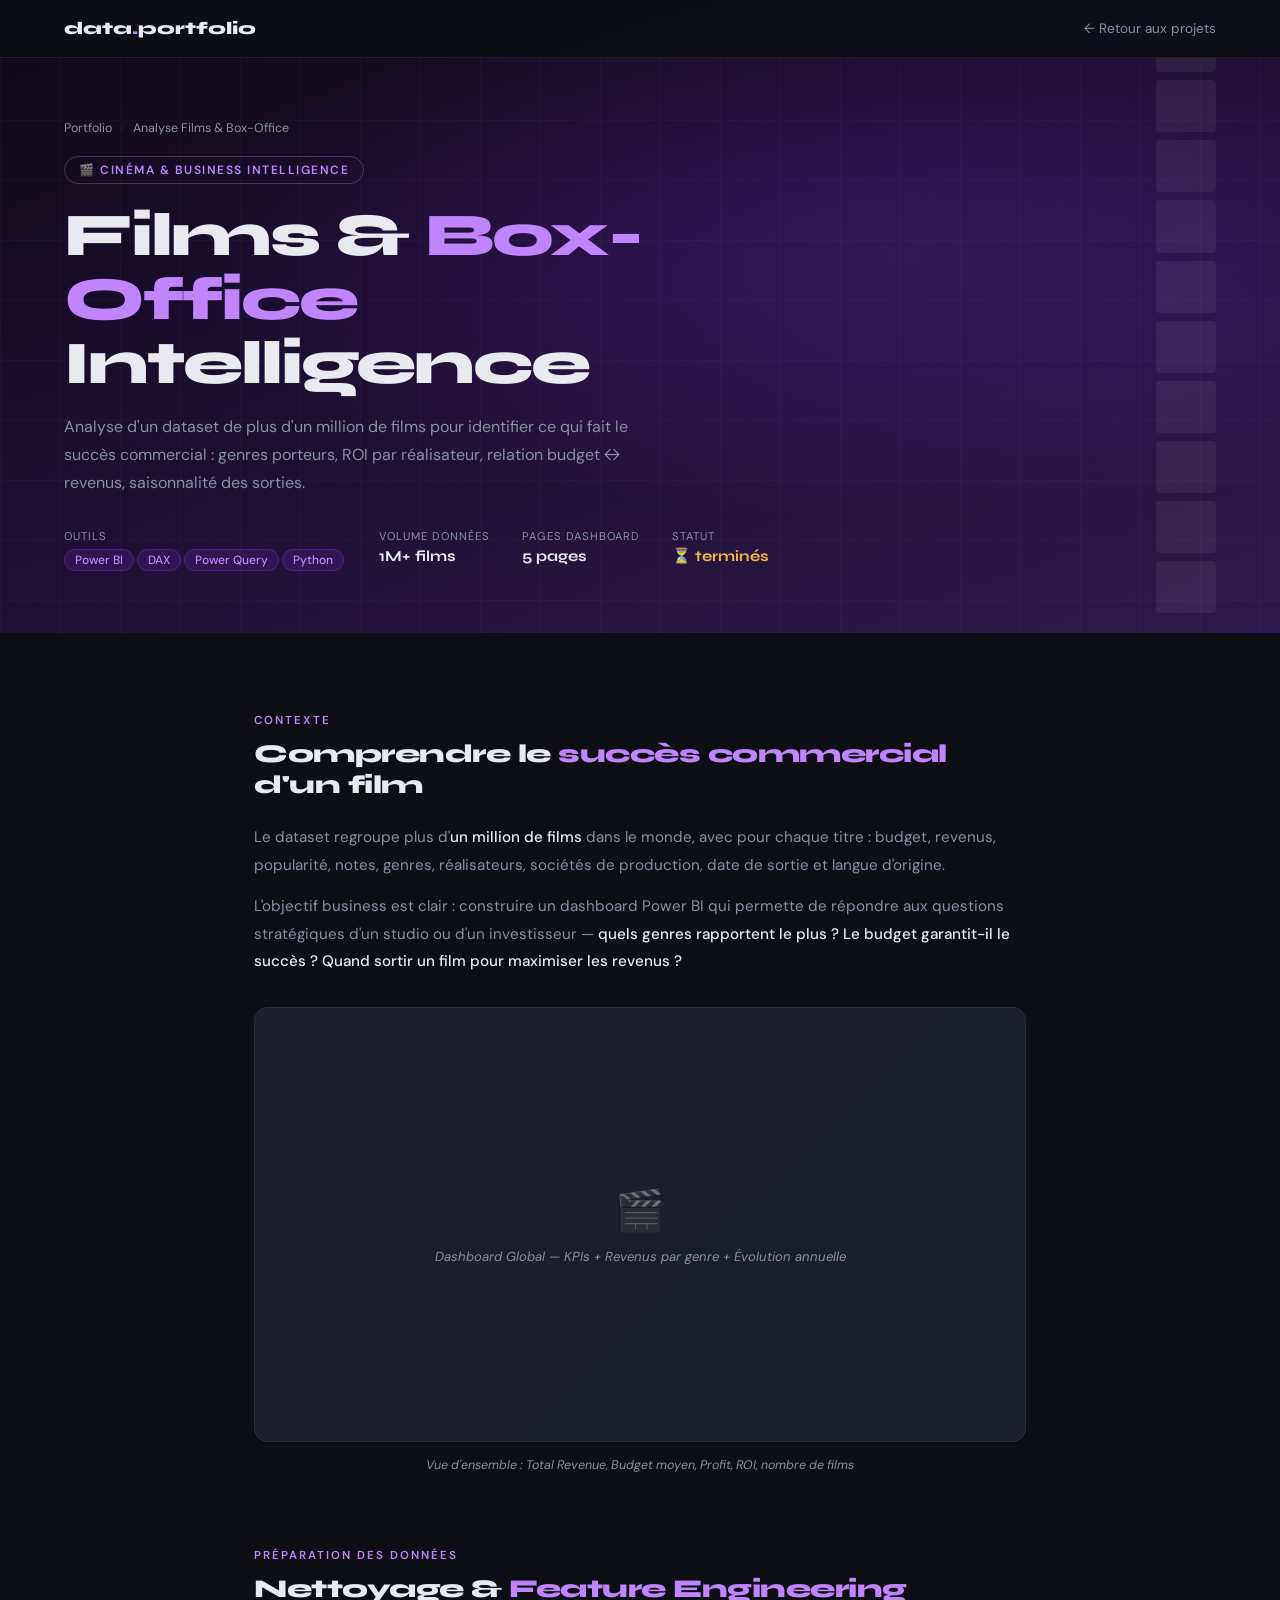
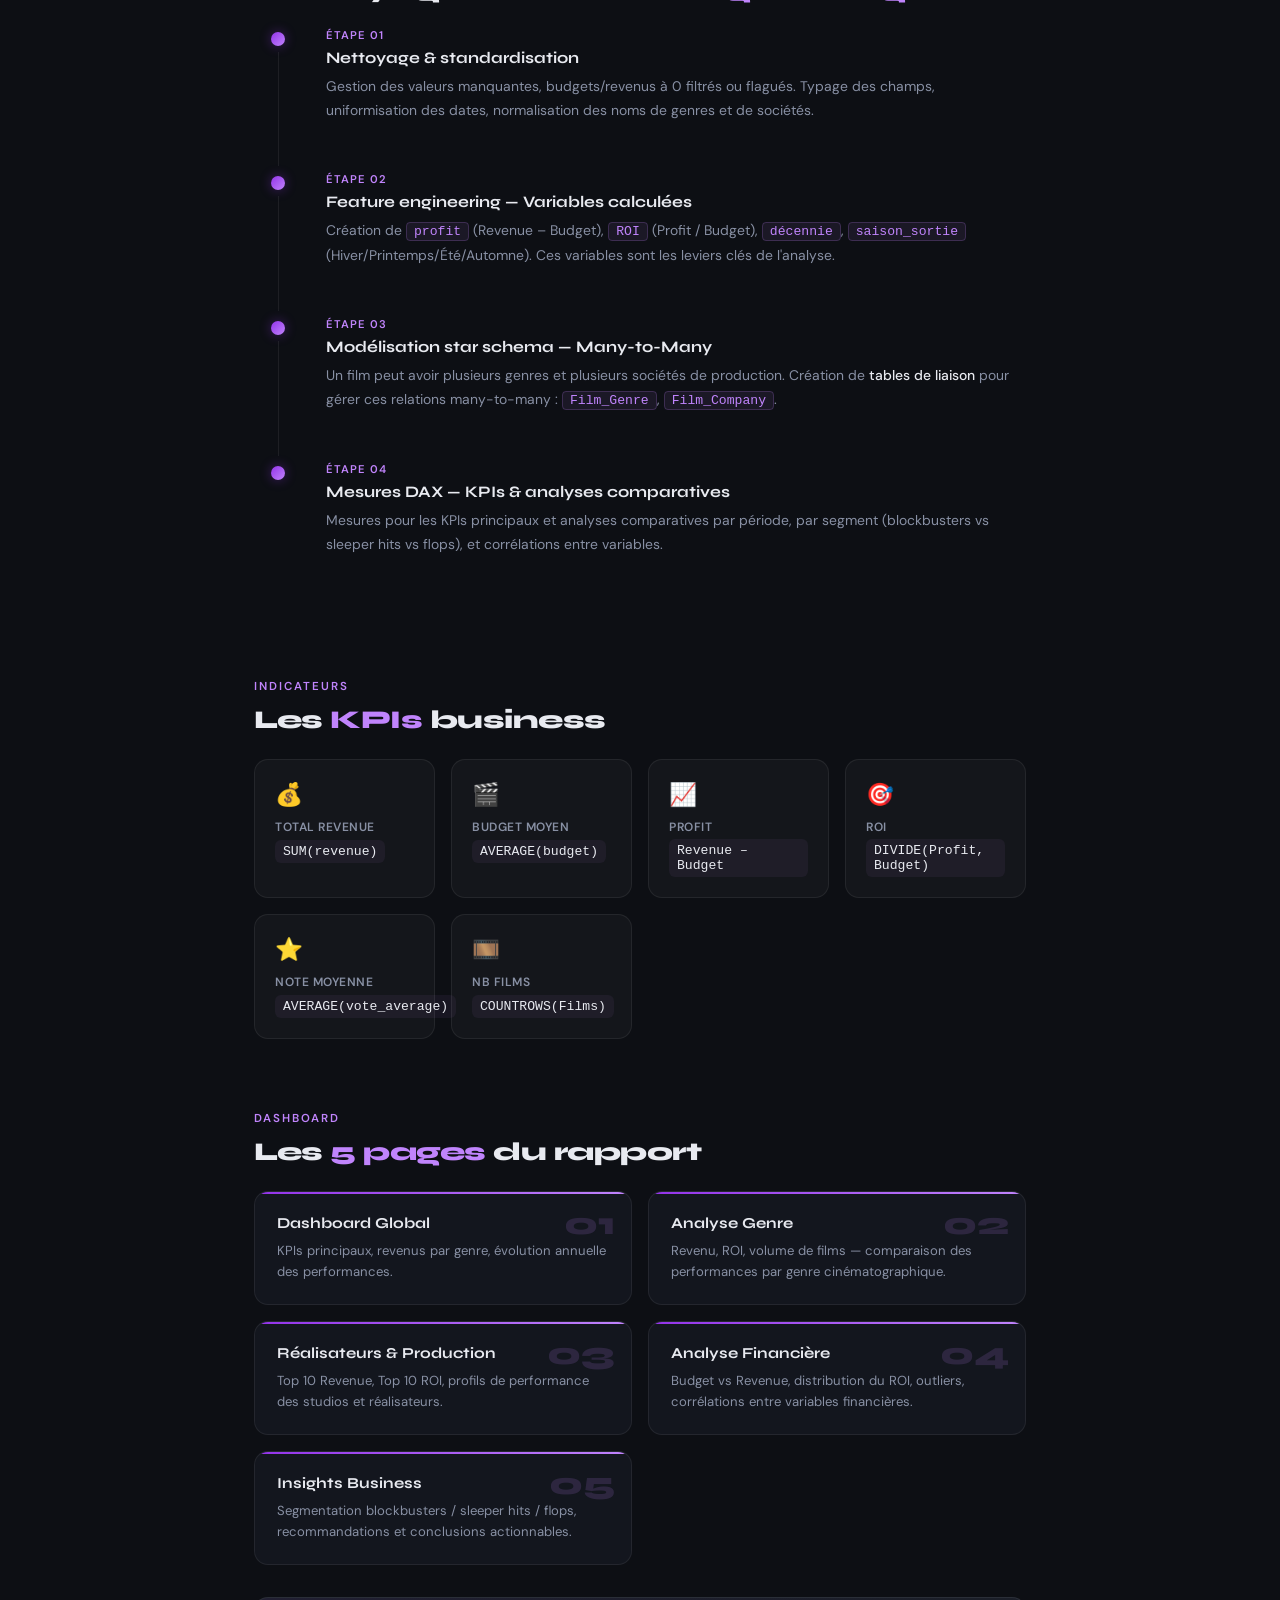
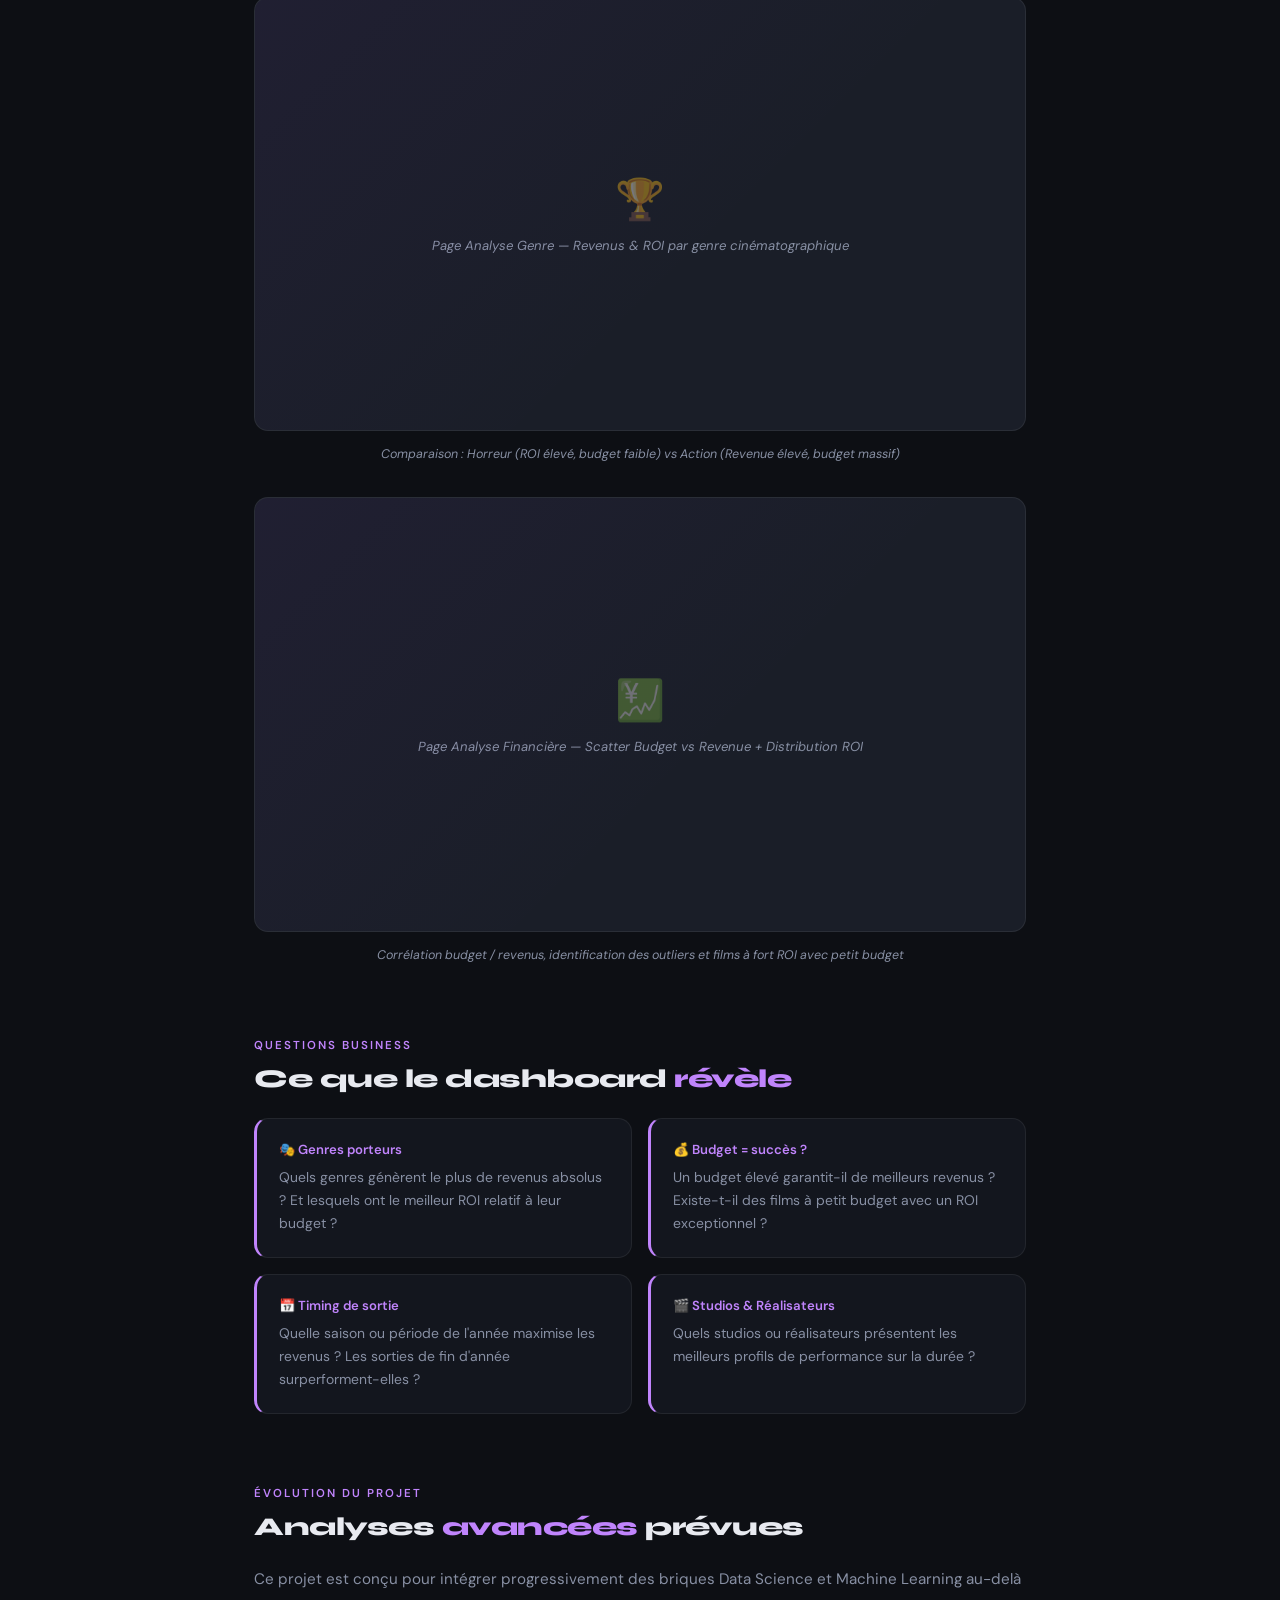
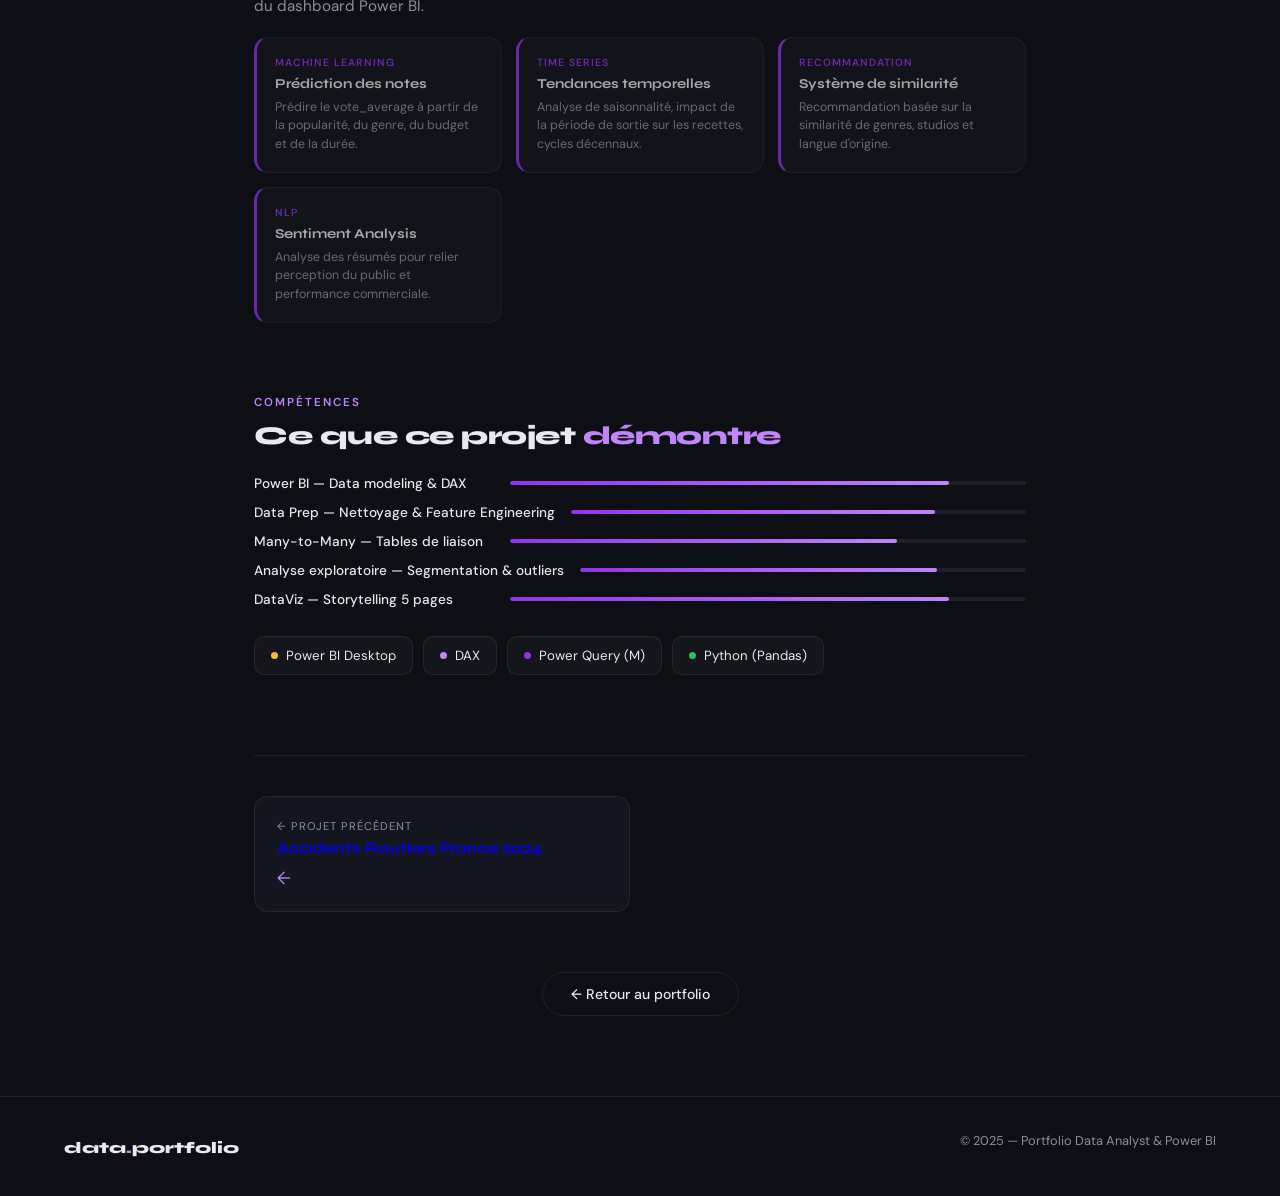
<file: projet-films.html>
<!DOCTYPE html>
<html lang="fr">
<head>
  <meta charset="UTF-8" />
  <meta name="viewport" content="width=device-width, initial-scale=1.0" />
  <title>Analyse Films & Box-Office — Data Portfolio</title>
  <link href="https://fonts.googleapis.com/css2?family=Syne:wght@400;600;700;800&family=DM+Sans:ital,wght@0,300;0,400;0,500;1,300&display=swap" rel="stylesheet" />
  <style>
    :root {
      --bg:#0d0f14; --bg2:#13161e; --bg3:#1a1e28;
      --accent:#c084fc; --accent2:#9333ea; --gold:#f5b942;
      --text:#e8eaf0; --muted:#8890a4;
      --border:rgba(255,255,255,0.07); --card-bg:rgba(255,255,255,0.03);
      --radius:14px; --font-head:'Syne',sans-serif; --font-body:'DM Sans',sans-serif;
    }
    *,*::before,*::after{box-sizing:border-box;margin:0;padding:0;}
    html{scroll-behavior:smooth;}
    body{font-family:var(--font-body);background:var(--bg);color:var(--text);overflow-x:hidden;}
    ::-webkit-scrollbar{width:6px;} ::-webkit-scrollbar-track{background:var(--bg);} ::-webkit-scrollbar-thumb{background:var(--accent2);border-radius:3px;}

    nav{position:fixed;top:0;left:0;right:0;z-index:100;display:flex;align-items:center;justify-content:space-between;padding:18px 5vw;backdrop-filter:blur(20px);background:rgba(13,15,20,0.9);border-bottom:1px solid var(--border);}
    .nav-logo{font-family:var(--font-head);font-weight:800;font-size:1.1rem;color:var(--text);text-decoration:none;}
    .nav-logo span{color:var(--accent);}
    .nav-back{display:flex;align-items:center;gap:8px;color:var(--muted);text-decoration:none;font-size:0.85rem;transition:color .2s;}
    .nav-back:hover{color:var(--accent);}

    .project-hero{
      min-height:55vh; display:flex; align-items:flex-end;
      padding:120px 5vw 60px;
      background: linear-gradient(160deg, #0f0a18 0%, #1a0d2e 40%, #2d1a4a 100%);
      position:relative; overflow:hidden;
    }
    .project-hero::before{content:'';position:absolute;inset:0;background:radial-gradient(ellipse 80% 60% at 70% 40%, rgba(147,51,234,0.2) 0%, transparent 70%);}
    .hero-grid-lines{position:absolute;inset:0;opacity:0.04;background-image:linear-gradient(rgba(192,132,252,1) 1px, transparent 1px),linear-gradient(90deg, rgba(192,132,252,1) 1px, transparent 1px);background-size:60px 60px;}

    /* film strip decoration */
    .filmstrip{position:absolute;top:0;right:5vw;width:60px;height:100%;opacity:0.06;display:flex;flex-direction:column;gap:8px;padding:20px 0;}
    .filmstrip-hole{width:100%;aspect-ratio:1;background:white;border-radius:4px;}

    .project-hero-content{position:relative;z-index:1;max-width:780px;}
    .breadcrumb{display:flex;align-items:center;gap:8px;font-size:0.78rem;color:var(--muted);margin-bottom:20px;}
    .breadcrumb a{color:var(--muted);text-decoration:none;transition:color .2s;} .breadcrumb a:hover{color:var(--accent);}
    .project-domain-tag{display:inline-flex;align-items:center;gap:8px;font-size:0.75rem;font-weight:600;letter-spacing:1.5px;text-transform:uppercase;color:var(--accent);border:1px solid rgba(192,132,252,0.3);padding:5px 14px;border-radius:50px;margin-bottom:20px;}
    .project-hero h1{font-family:var(--font-head);font-size:clamp(2rem,5vw,3.8rem);font-weight:800;letter-spacing:-2px;line-height:1.05;margin-bottom:18px;}
    .project-hero h1 em{font-style:normal;color:var(--accent);}
    .project-hero-desc{font-size:1rem;color:var(--muted);line-height:1.75;max-width:600px;margin-bottom:32px;}
    .hero-meta{display:flex;gap:32px;flex-wrap:wrap;}
    .meta-item{display:flex;flex-direction:column;gap:4px;}
    .meta-label{font-size:0.7rem;text-transform:uppercase;letter-spacing:1px;color:var(--muted);}
    .meta-value{font-family:var(--font-head);font-size:0.95rem;font-weight:700;color:var(--text);}
    .meta-value .chip{display:inline-block;background:rgba(147,51,234,0.15);border:1px solid rgba(147,51,234,0.3);color:var(--accent);font-size:0.75rem;padding:2px 10px;border-radius:20px;margin:2px 3px 2px 0;font-family:var(--font-body);font-weight:500;}

    .project-content{max-width:900px;margin:0 auto;padding:80px 5vw;}
    .content-section{margin-bottom:72px;}
    .section-eyebrow{font-size:0.72rem;font-weight:600;letter-spacing:2px;text-transform:uppercase;color:var(--accent);margin-bottom:10px;}
    .section-title{font-family:var(--font-head);font-size:1.6rem;font-weight:800;letter-spacing:-0.5px;margin-bottom:24px;}
    .section-title em{font-style:normal;color:var(--accent);}
    p{color:var(--muted);font-size:0.95rem;line-height:1.8;margin-bottom:14px;}
    p strong{color:var(--text);font-weight:500;}

    .visual-block{background:var(--bg3);border:1px solid var(--border);border-radius:var(--radius);aspect-ratio:16/9;display:flex;flex-direction:column;align-items:center;justify-content:center;gap:12px;margin:32px 0;position:relative;overflow:hidden;transition:border-color .3s;}
    .visual-block:hover{border-color:rgba(192,132,252,0.25);}
    .visual-block::before{content:'';position:absolute;inset:0;background:linear-gradient(135deg,rgba(147,51,234,0.05) 0%,transparent 60%);}
    .visual-placeholder-icon{font-size:2.5rem;opacity:0.4;}
    .visual-placeholder-text{font-size:0.82rem;color:var(--muted);font-style:italic;}
    .visual-caption{font-size:0.78rem;color:var(--muted);text-align:center;margin-top:-20px;margin-bottom:32px;font-style:italic;}

    .process-timeline{display:flex;flex-direction:column;gap:0;margin-top:8px;}
    .timeline-step{display:grid;grid-template-columns:48px 1fr;gap:0 24px;}
    .tl-left{display:flex;flex-direction:column;align-items:center;}
    .tl-dot{width:14px;height:14px;border-radius:50%;background:linear-gradient(135deg,var(--accent2),var(--accent));flex-shrink:0;margin-top:4px;box-shadow:0 0 12px rgba(147,51,234,0.4);}
    .tl-line{width:1px;background:var(--border);flex:1;margin:6px 0;}
    .tl-body{padding-bottom:36px;}
    .tl-step-num{font-size:0.7rem;font-weight:600;letter-spacing:1px;text-transform:uppercase;color:var(--accent);margin-bottom:6px;}
    .tl-step-title{font-family:var(--font-head);font-size:1rem;font-weight:700;margin-bottom:8px;}
    .tl-step-desc{font-size:0.87rem;color:var(--muted);line-height:1.7;}
    .tl-step-desc code{background:rgba(192,132,252,0.08);border:1px solid rgba(192,132,252,0.2);color:var(--accent);padding:1px 7px;border-radius:4px;font-size:0.82rem;}

    .kpi-grid{display:grid;grid-template-columns:repeat(auto-fit,minmax(180px,1fr));gap:16px;margin:24px 0;}
    .kpi-card{background:var(--card-bg);border:1px solid var(--border);border-radius:var(--radius);padding:20px;transition:border-color .3s,transform .3s;}
    .kpi-card:hover{border-color:rgba(192,132,252,0.25);transform:translateY(-3px);}
    .kpi-icon{font-size:1.4rem;margin-bottom:10px;display:block;}
    .kpi-name{font-size:0.75rem;font-weight:600;letter-spacing:0.5px;text-transform:uppercase;color:var(--muted);margin-bottom:4px;}
    .kpi-formula{font-size:0.82rem;color:var(--text);font-family:monospace;background:rgba(192,132,252,0.06);padding:4px 8px;border-radius:6px;display:inline-block;}

    /* Dashboard pages grid */
    .pages-grid{display:grid;grid-template-columns:repeat(auto-fit,minmax(260px,1fr));gap:16px;margin:24px 0;}
    .page-card{background:var(--bg2);border:1px solid var(--border);border-radius:var(--radius);padding:22px;position:relative;overflow:hidden;transition:border-color .3s,transform .3s;}
    .page-card:hover{border-color:rgba(192,132,252,0.25);transform:translateY(-3px);}
    .page-card::before{content:'';position:absolute;top:0;left:0;right:0;height:2px;background:linear-gradient(to right,var(--accent2),var(--accent));}
    .page-num{font-size:2rem;font-family:var(--font-head);font-weight:800;color:rgba(192,132,252,0.15);position:absolute;top:12px;right:16px;}
    .page-name{font-family:var(--font-head);font-size:0.95rem;font-weight:700;margin-bottom:8px;}
    .page-desc{font-size:0.82rem;color:var(--muted);line-height:1.6;}

    /* Advanced section */
    .advanced-grid{display:grid;grid-template-columns:repeat(auto-fit,minmax(200px,1fr));gap:14px;margin-top:16px;}
    .advanced-card{background:var(--card-bg);border:1px solid var(--border);border-radius:var(--radius);padding:18px;border-left:3px solid var(--accent2);opacity:0.7;transition:opacity .2s;}
    .advanced-card:hover{opacity:1;}
    .adv-tag{font-size:0.65rem;text-transform:uppercase;letter-spacing:1px;color:var(--accent2);font-weight:600;margin-bottom:6px;}
    .adv-title{font-family:var(--font-head);font-size:0.85rem;font-weight:700;margin-bottom:6px;}
    .adv-desc{font-size:0.78rem;color:var(--muted);line-height:1.5;}

    .insights-grid{display:grid;grid-template-columns:repeat(auto-fit,minmax(260px,1fr));gap:16px;margin-top:8px;}
    .insight-card{background:var(--bg2);border:1px solid var(--border);border-radius:var(--radius);padding:22px;border-left:3px solid var(--accent);}
    .insight-q{font-size:0.82rem;font-weight:600;color:var(--accent);margin-bottom:8px;}
    .insight-a{font-size:0.87rem;color:var(--muted);line-height:1.65;}

    .skills-list{display:flex;flex-direction:column;gap:12px;margin-top:8px;}
    .skill-row{display:flex;align-items:center;gap:16px;}
    .skill-row-name{font-size:0.85rem;font-weight:500;min-width:240px;color:var(--text);}
    .skill-bar-wrap{flex:1;height:4px;background:var(--border);border-radius:2px;overflow:hidden;}
    .skill-bar{height:100%;background:linear-gradient(to right,var(--accent2),var(--accent));border-radius:2px;}

    .tools-row{display:flex;flex-wrap:wrap;gap:10px;margin-top:16px;}
    .tool-badge{display:flex;align-items:center;gap:8px;background:var(--card-bg);border:1px solid var(--border);border-radius:10px;padding:10px 16px;font-size:0.83rem;transition:border-color .2s;}
    .tool-badge:hover{border-color:rgba(192,132,252,0.3);}
    .tool-dot{width:7px;height:7px;border-radius:50%;flex-shrink:0;}

    .project-nav{display:grid;grid-template-columns:1fr 1fr;gap:20px;margin-top:80px;padding-top:40px;border-top:1px solid var(--border);}
    .project-nav-card{background:var(--bg2);border:1px solid var(--border);border-radius:var(--radius);padding:22px;text-decoration:none;transition:border-color .3s,transform .3s;display:flex;flex-direction:column;gap:6px;}
    .project-nav-card:hover{border-color:rgba(192,132,252,0.25);transform:translateY(-3px);}
    .pnc-dir{font-size:0.7rem;text-transform:uppercase;letter-spacing:1px;color:var(--muted);}
    .pnc-title{font-family:var(--font-head);font-size:0.95rem;font-weight:700;}
    .pnc-arrow{color:var(--accent);font-size:1.1rem;margin-top:4px;}
    .back-to-portfolio{display:flex;justify-content:center;margin-top:60px;}
    .btn-outline{border:1px solid var(--border);color:var(--text);padding:12px 28px;border-radius:50px;font-family:var(--font-body);font-size:0.88rem;font-weight:500;text-decoration:none;transition:border-color .2s,color .2s;display:inline-flex;align-items:center;gap:8px;}
    .btn-outline:hover{border-color:var(--accent);color:var(--accent);}

    footer{background:var(--bg);border-top:1px solid var(--border);padding:32px 5vw;display:flex;align-items:center;justify-content:space-between;flex-wrap:wrap;gap:16px;}
    .footer-logo{font-family:var(--font-head);font-weight:800;font-size:1rem;color:var(--text);text-decoration:none;}
    .footer-logo span{color:var(--accent);}
    .footer-copy{font-size:0.8rem;color:var(--muted);}

    @keyframes fadeUp{from{opacity:0;transform:translateY(24px);}to{opacity:1;transform:translateY(0);}}
    .fade-up{opacity:0;transform:translateY(30px);transition:opacity .6s ease,transform .6s ease;}
    .fade-up.visible{opacity:1;transform:translateY(0);}

    @media(max-width:768px){.project-nav{grid-template-columns:1fr;}.hero-meta{gap:20px;}}
  </style>
</head>
<body>

<nav>
  <a href="index.html" class="nav-logo">data<span>.</span>portfolio</a>
  <a href="index.html#projets" class="nav-back">← Retour aux projets</a>
</nav>

<div class="project-hero">
  <div class="hero-grid-lines"></div>
  <div class="filmstrip" aria-hidden="true">
    <div class="filmstrip-hole"></div><div class="filmstrip-hole"></div>
    <div class="filmstrip-hole"></div><div class="filmstrip-hole"></div>
    <div class="filmstrip-hole"></div><div class="filmstrip-hole"></div>
    <div class="filmstrip-hole"></div><div class="filmstrip-hole"></div>
    <div class="filmstrip-hole"></div><div class="filmstrip-hole"></div>
  </div>
  <div class="project-hero-content">
    <div class="breadcrumb">
      <a href="index.html">Portfolio</a>
      <span style="color:var(--border);">/</span>
      <span>Analyse Films & Box-Office</span>
    </div>
    <div class="project-domain-tag">🎬 Cinéma & Business Intelligence</div>
    <h1>Films & <em>Box-Office</em><br>Intelligence</h1>
    <p class="project-hero-desc">Analyse d'un dataset de plus d'un million de films pour identifier ce qui fait le succès commercial : genres porteurs, ROI par réalisateur, relation budget ↔ revenus, saisonnalité des sorties.</p>
    <div class="hero-meta">
      <div class="meta-item">
        <span class="meta-label">Outils</span>
        <div class="meta-value">
          <span class="chip">Power BI</span><span class="chip">DAX</span><span class="chip">Power Query</span><span class="chip">Python</span>
        </div>
      </div>
      <div class="meta-item">
        <span class="meta-label">Volume données</span>
        <span class="meta-value">1M+ films</span>
      </div>
      <div class="meta-item">
        <span class="meta-label">Pages dashboard</span>
        <span class="meta-value">5 pages</span>
      </div>
      <div class="meta-item">
        <span class="meta-label">Statut</span>
        <span class="meta-value" style="color:var(--gold);">⏳ terminés</span>
      </div>
    </div>
  </div>
</div>

<div class="project-content">

  <!-- CONTEXTE -->
  <div class="content-section fade-up">
    <div class="section-eyebrow">Contexte</div>
    <div class="section-title">Comprendre le <em>succès commercial</em> d'un film</div>
    <p>Le dataset regroupe plus d'<strong>un million de films</strong> dans le monde, avec pour chaque titre : budget, revenus, popularité, notes, genres, réalisateurs, sociétés de production, date de sortie et langue d'origine.</p>
    <p>L'objectif business est clair : construire un dashboard Power BI qui permette de répondre aux questions stratégiques d'un studio ou d'un investisseur — <strong>quels genres rapportent le plus ? Le budget garantit-il le succès ? Quand sortir un film pour maximiser les revenus ?</strong></p>
    <div class="visual-block">
      <span class="visual-placeholder-icon">🎬</span>
      <span class="visual-placeholder-text">Dashboard Global — KPIs + Revenus par genre + Évolution annuelle</span>
    </div>
    <p class="visual-caption">Vue d'ensemble : Total Revenue, Budget moyen, Profit, ROI, nombre de films</p>
  </div>

  <!-- DONNÉES & PRÉPARATION -->
  <div class="content-section fade-up">
    <div class="section-eyebrow">Préparation des données</div>
    <div class="section-title">Nettoyage & <em>Feature Engineering</em></div>
    <div class="process-timeline">
      <div class="timeline-step">
        <div class="tl-left"><div class="tl-dot"></div><div class="tl-line"></div></div>
        <div class="tl-body">
          <div class="tl-step-num">Étape 01</div>
          <div class="tl-step-title">Nettoyage & standardisation</div>
          <p class="tl-step-desc">Gestion des valeurs manquantes, budgets/revenus à 0 filtrés ou flagués. Typage des champs, uniformisation des dates, normalisation des noms de genres et de sociétés.</p>
        </div>
      </div>
      <div class="timeline-step">
        <div class="tl-left"><div class="tl-dot"></div><div class="tl-line"></div></div>
        <div class="tl-body">
          <div class="tl-step-num">Étape 02</div>
          <div class="tl-step-title">Feature engineering — Variables calculées</div>
          <p class="tl-step-desc">Création de <code>profit</code> (Revenue – Budget), <code>ROI</code> (Profit / Budget), <code>décennie</code>, <code>saison_sortie</code> (Hiver/Printemps/Été/Automne). Ces variables sont les leviers clés de l'analyse.</p>
        </div>
      </div>
      <div class="timeline-step">
        <div class="tl-left"><div class="tl-dot"></div><div class="tl-line"></div></div>
        <div class="tl-body">
          <div class="tl-step-num">Étape 03</div>
          <div class="tl-step-title">Modélisation star schema — Many-to-Many</div>
          <p class="tl-step-desc">Un film peut avoir plusieurs genres et plusieurs sociétés de production. Création de <strong>tables de liaison</strong> pour gérer ces relations many-to-many : <code>Film_Genre</code>, <code>Film_Company</code>.</p>
        </div>
      </div>
      <div class="timeline-step">
        <div class="tl-left"><div class="tl-dot"></div></div>
        <div class="tl-body">
          <div class="tl-step-num">Étape 04</div>
          <div class="tl-step-title">Mesures DAX — KPIs & analyses comparatives</div>
          <p class="tl-step-desc">Mesures pour les KPIs principaux et analyses comparatives par période, par segment (blockbusters vs sleeper hits vs flops), et corrélations entre variables.</p>
        </div>
      </div>
    </div>
  </div>

  <!-- KPIs -->
  <div class="content-section fade-up">
    <div class="section-eyebrow">Indicateurs</div>
    <div class="section-title">Les <em>KPIs</em> business</div>
    <div class="kpi-grid">
      <div class="kpi-card">
        <span class="kpi-icon">💰</span>
        <div class="kpi-name">Total Revenue</div>
        <div class="kpi-formula">SUM(revenue)</div>
      </div>
      <div class="kpi-card">
        <span class="kpi-icon">🎬</span>
        <div class="kpi-name">Budget moyen</div>
        <div class="kpi-formula">AVERAGE(budget)</div>
      </div>
      <div class="kpi-card">
        <span class="kpi-icon">📈</span>
        <div class="kpi-name">Profit</div>
        <div class="kpi-formula">Revenue – Budget</div>
      </div>
      <div class="kpi-card">
        <span class="kpi-icon">🎯</span>
        <div class="kpi-name">ROI</div>
        <div class="kpi-formula">DIVIDE(Profit, Budget)</div>
      </div>
      <div class="kpi-card">
        <span class="kpi-icon">⭐</span>
        <div class="kpi-name">Note moyenne</div>
        <div class="kpi-formula">AVERAGE(vote_average)</div>
      </div>
      <div class="kpi-card">
        <span class="kpi-icon">🎞️</span>
        <div class="kpi-name">Nb Films</div>
        <div class="kpi-formula">COUNTROWS(Films)</div>
      </div>
    </div>
  </div>

  <!-- DASHBOARD PAGES -->
  <div class="content-section fade-up">
    <div class="section-eyebrow">Dashboard</div>
    <div class="section-title">Les <em>5 pages</em> du rapport</div>
    <div class="pages-grid">
      <div class="page-card">
        <span class="page-num">01</span>
        <div class="page-name">Dashboard Global</div>
        <div class="page-desc">KPIs principaux, revenus par genre, évolution annuelle des performances.</div>
      </div>
      <div class="page-card">
        <span class="page-num">02</span>
        <div class="page-name">Analyse Genre</div>
        <div class="page-desc">Revenu, ROI, volume de films — comparaison des performances par genre cinématographique.</div>
      </div>
      <div class="page-card">
        <span class="page-num">03</span>
        <div class="page-name">Réalisateurs & Production</div>
        <div class="page-desc">Top 10 Revenue, Top 10 ROI, profils de performance des studios et réalisateurs.</div>
      </div>
      <div class="page-card">
        <span class="page-num">04</span>
        <div class="page-name">Analyse Financière</div>
        <div class="page-desc">Budget vs Revenue, distribution du ROI, outliers, corrélations entre variables financières.</div>
      </div>
      <div class="page-card">
        <span class="page-num">05</span>
        <div class="page-name">Insights Business</div>
        <div class="page-desc">Segmentation blockbusters / sleeper hits / flops, recommandations et conclusions actionnables.</div>
      </div>
    </div>

    <div class="visual-block" style="margin-top:32px;">
      <span class="visual-placeholder-icon">🏆</span>
      <span class="visual-placeholder-text">Page Analyse Genre — Revenus & ROI par genre cinématographique</span>
    </div>
    <p class="visual-caption">Comparaison : Horreur (ROI élevé, budget faible) vs Action (Revenue élevé, budget massif)</p>

    <div class="visual-block">
      <span class="visual-placeholder-icon">💹</span>
      <span class="visual-placeholder-text">Page Analyse Financière — Scatter Budget vs Revenue + Distribution ROI</span>
    </div>
    <p class="visual-caption">Corrélation budget / revenus, identification des outliers et films à fort ROI avec petit budget</p>
  </div>

  <!-- INSIGHTS -->
  <div class="content-section fade-up">
    <div class="section-eyebrow">Questions business</div>
    <div class="section-title">Ce que le dashboard <em>révèle</em></div>
    <div class="insights-grid">
      <div class="insight-card">
        <div class="insight-q">🎭 Genres porteurs</div>
        <div class="insight-a">Quels genres génèrent le plus de revenus absolus ? Et lesquels ont le meilleur ROI relatif à leur budget ?</div>
      </div>
      <div class="insight-card">
        <div class="insight-q">💰 Budget = succès ?</div>
        <div class="insight-a">Un budget élevé garantit-il de meilleurs revenus ? Existe-t-il des films à petit budget avec un ROI exceptionnel ?</div>
      </div>
      <div class="insight-card">
        <div class="insight-q">📅 Timing de sortie</div>
        <div class="insight-a">Quelle saison ou période de l'année maximise les revenus ? Les sorties de fin d'année surperforment-elles ?</div>
      </div>
      <div class="insight-card">
        <div class="insight-q">🎬 Studios & Réalisateurs</div>
        <div class="insight-a">Quels studios ou réalisateurs présentent les meilleurs profils de performance sur la durée ?</div>
      </div>
    </div>
  </div>

  <!-- ÉVOLUTIONS AVANCÉES -->
  <div class="content-section fade-up">
    <div class="section-eyebrow">Évolution du projet</div>
    <div class="section-title">Analyses <em>avancées</em> prévues</div>
    <p>Ce projet est conçu pour intégrer progressivement des briques Data Science et Machine Learning au-delà du dashboard Power BI.</p>
    <div class="advanced-grid">
      <div class="advanced-card">
        <div class="adv-tag">Machine Learning</div>
        <div class="adv-title">Prédiction des notes</div>
        <div class="adv-desc">Prédire le vote_average à partir de la popularité, du genre, du budget et de la durée.</div>
      </div>
      <div class="advanced-card">
        <div class="adv-tag">Time Series</div>
        <div class="adv-title">Tendances temporelles</div>
        <div class="adv-desc">Analyse de saisonnalité, impact de la période de sortie sur les recettes, cycles décennaux.</div>
      </div>
      <div class="advanced-card">
        <div class="adv-tag">Recommandation</div>
        <div class="adv-title">Système de similarité</div>
        <div class="adv-desc">Recommandation basée sur la similarité de genres, studios et langue d'origine.</div>
      </div>
      <div class="advanced-card">
        <div class="adv-tag">NLP</div>
        <div class="adv-title">Sentiment Analysis</div>
        <div class="adv-desc">Analyse des résumés pour relier perception du public et performance commerciale.</div>
      </div>
    </div>
  </div>

  <!-- SKILLS -->
  <div class="content-section fade-up">
    <div class="section-eyebrow">Compétences</div>
    <div class="section-title">Ce que ce projet <em>démontre</em></div>
    <div class="skills-list">
      <div class="skill-row">
        <span class="skill-row-name">Power BI — Data modeling & DAX</span>
        <div class="skill-bar-wrap"><div class="skill-bar" style="width:85%"></div></div>
      </div>
      <div class="skill-row">
        <span class="skill-row-name">Data Prep — Nettoyage & Feature Engineering</span>
        <div class="skill-bar-wrap"><div class="skill-bar" style="width:80%"></div></div>
      </div>
      <div class="skill-row">
        <span class="skill-row-name">Many-to-Many — Tables de liaison</span>
        <div class="skill-bar-wrap"><div class="skill-bar" style="width:75%"></div></div>
      </div>
      <div class="skill-row">
        <span class="skill-row-name">Analyse exploratoire — Segmentation & outliers</span>
        <div class="skill-bar-wrap"><div class="skill-bar" style="width:80%"></div></div>
      </div>
      <div class="skill-row">
        <span class="skill-row-name">DataViz — Storytelling 5 pages</span>
        <div class="skill-bar-wrap"><div class="skill-bar" style="width:85%"></div></div>
      </div>
    </div>
    <div class="tools-row" style="margin-top:28px;">
      <div class="tool-badge"><span class="tool-dot" style="background:#f5b942;"></span>Power BI Desktop</div>
      <div class="tool-badge"><span class="tool-dot" style="background:#c084fc;"></span>DAX</div>
      <div class="tool-badge"><span class="tool-dot" style="background:#9333ea;"></span>Power Query (M)</div>
      <div class="tool-badge"><span class="tool-dot" style="background:#22c55e;"></span>Python (Pandas)</div>
    </div>
  </div>

  <div class="project-nav fade-up">
    <a href="projet-accidents.html" class="project-nav-card">
      <span class="pnc-dir">← Projet précédent</span>
      <span class="pnc-title">Accidents Routiers France 2024</span>
      <span class="pnc-arrow">←</span>
    </a>
    <div></div>
  </div>
  <div class="back-to-portfolio">
    <a href="index.html#projets" class="btn-outline">← Retour au portfolio</a>
  </div>

</div>

<footer>
  <a href="index.html" class="footer-logo">data<span>.</span>portfolio</a>
  <p class="footer-copy">© 2025 — Portfolio Data Analyst & Power BI</p>
</footer>

<script>
  const obs = new IntersectionObserver(entries => {
    entries.forEach((e,i) => { if(e.isIntersecting){ setTimeout(()=>e.target.classList.add('visible'),i*100); obs.unobserve(e.target); } });
  }, {threshold:0.1});
  document.querySelectorAll('.fade-up').forEach(el=>obs.observe(el));
</script>
</body>
</html>
</file>
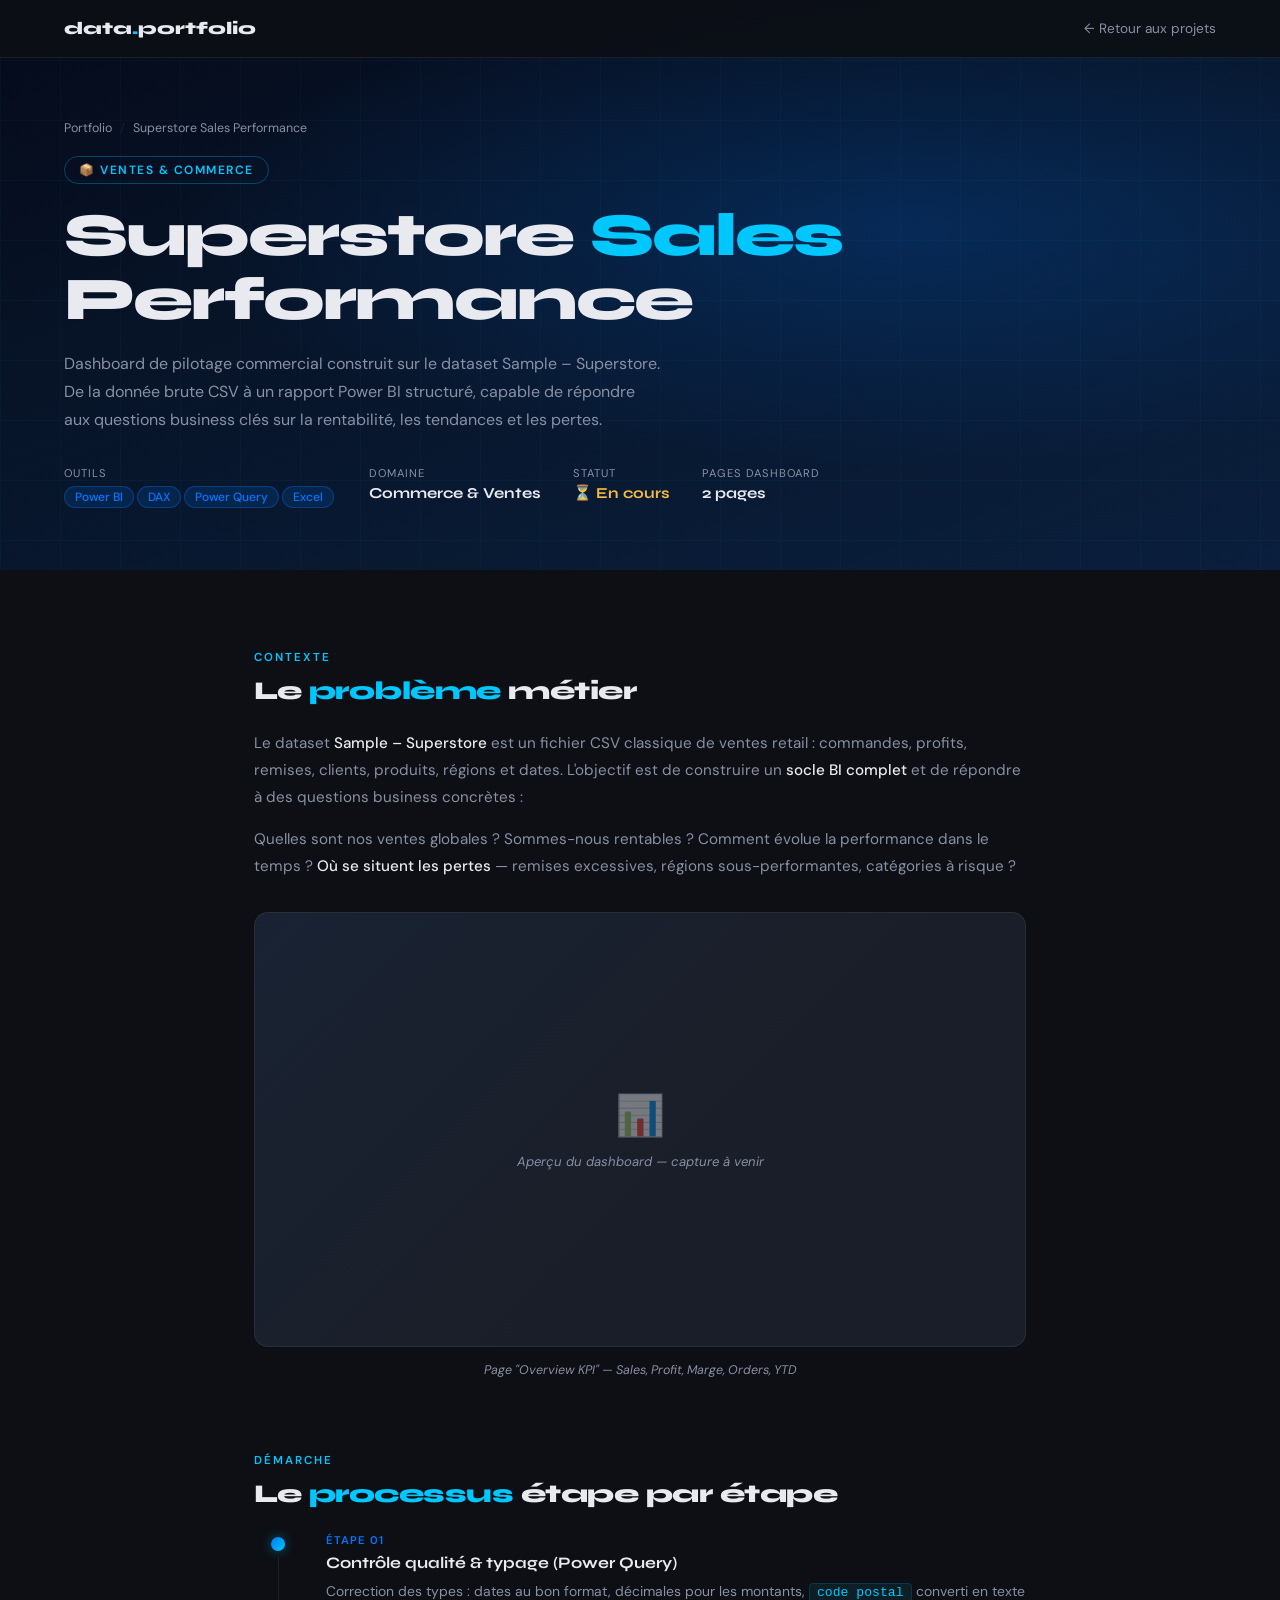
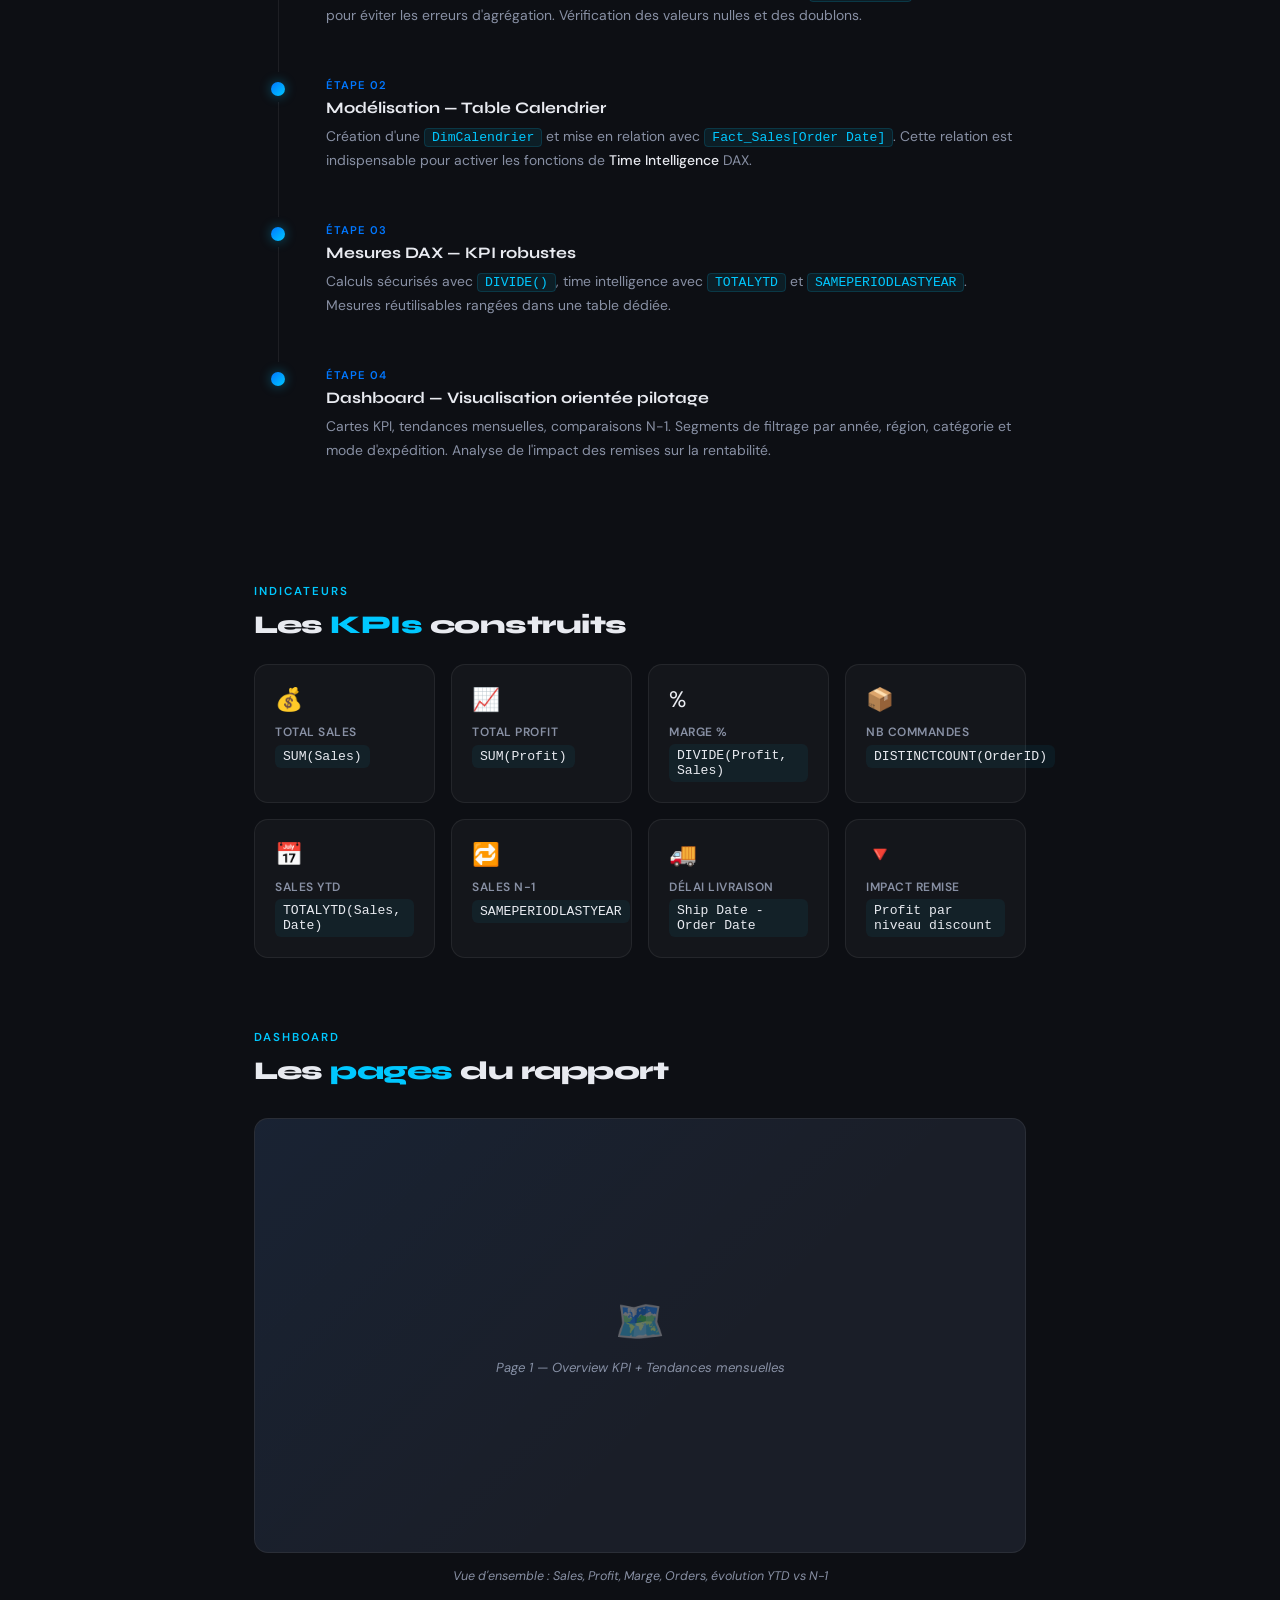
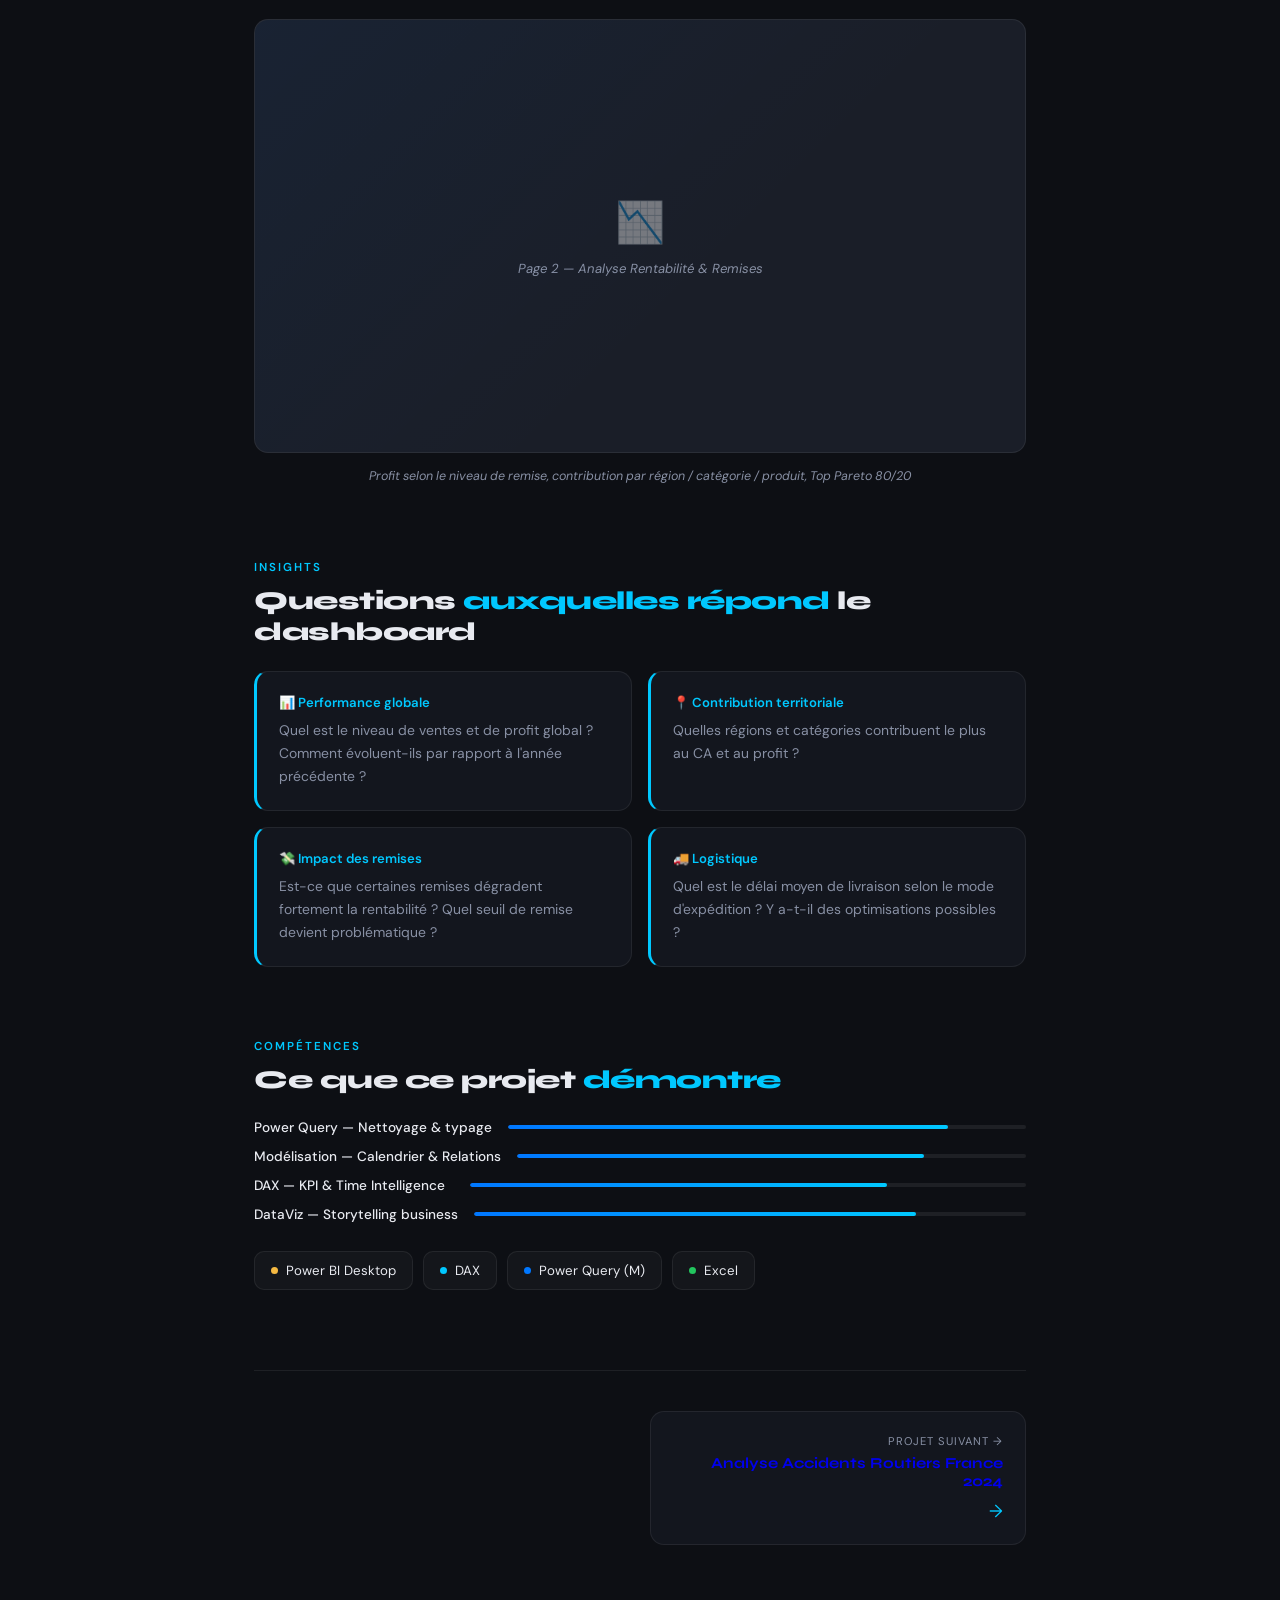
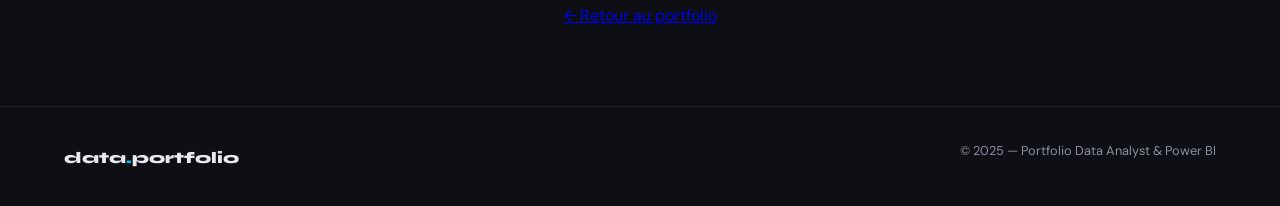
<file: projet-superstore.html>
<!DOCTYPE html>
<html lang="fr">
<head>
  <meta charset="UTF-8" />
  <meta name="viewport" content="width=device-width, initial-scale=1.0" />
  <title>Superstore Sales Performance — Data Portfolio</title>
  <link href="https://fonts.googleapis.com/css2?family=Syne:wght@400;600;700;800&family=DM+Sans:ital,wght@0,300;0,400;0,500;1,300&display=swap" rel="stylesheet" />
  <style>
    :root {
      --bg:#0d0f14; --bg2:#13161e; --bg3:#1a1e28;
      --accent:#00c8ff; --accent2:#0077ff; --gold:#f5b942;
      --text:#e8eaf0; --muted:#8890a4;
      --border:rgba(255,255,255,0.07); --card-bg:rgba(255,255,255,0.03);
      --radius:14px; --font-head:'Syne',sans-serif; --font-body:'DM Sans',sans-serif;
      --project-color: #0077ff;
      --project-color2: #00c8ff;
    }
    *,*::before,*::after{box-sizing:border-box;margin:0;padding:0;}
    html{scroll-behavior:smooth;}
    body{font-family:var(--font-body);background:var(--bg);color:var(--text);overflow-x:hidden;}
    ::-webkit-scrollbar{width:6px;} ::-webkit-scrollbar-track{background:var(--bg);} ::-webkit-scrollbar-thumb{background:var(--accent2);border-radius:3px;}

    /* NAV */
    nav{position:fixed;top:0;left:0;right:0;z-index:100;display:flex;align-items:center;justify-content:space-between;padding:18px 5vw;backdrop-filter:blur(20px);background:rgba(13,15,20,0.9);border-bottom:1px solid var(--border);}
    .nav-logo{font-family:var(--font-head);font-weight:800;font-size:1.1rem;color:var(--text);text-decoration:none;}
    .nav-logo span{color:var(--accent);}
    .nav-back{display:flex;align-items:center;gap:8px;color:var(--muted);text-decoration:none;font-size:0.85rem;transition:color .2s;}
    .nav-back:hover{color:var(--accent);}

    /* HERO PROJECT */
    .project-hero{
      min-height:55vh; display:flex; align-items:flex-end;
      padding:120px 5vw 60px;
      background: linear-gradient(160deg, #050a1a 0%, #071428 40%, #0a1f3d 100%);
      position:relative; overflow:hidden;
    }
    .project-hero::before{
      content:''; position:absolute; inset:0;
      background: radial-gradient(ellipse 80% 60% at 70% 40%, rgba(0,119,255,0.2) 0%, transparent 70%);
    }
    .hero-grid-lines{
      position:absolute; inset:0; opacity:0.04;
      background-image: linear-gradient(rgba(0,200,255,1) 1px, transparent 1px), linear-gradient(90deg, rgba(0,200,255,1) 1px, transparent 1px);
      background-size: 60px 60px;
    }
    .project-hero-content{position:relative;z-index:1;max-width:780px;}
    .breadcrumb{display:flex;align-items:center;gap:8px;font-size:0.78rem;color:var(--muted);margin-bottom:20px;}
    .breadcrumb a{color:var(--muted);text-decoration:none;transition:color .2s;} .breadcrumb a:hover{color:var(--accent);}
    .breadcrumb-sep{color:var(--border);}
    .project-domain-tag{display:inline-flex;align-items:center;gap:8px;font-size:0.75rem;font-weight:600;letter-spacing:1.5px;text-transform:uppercase;color:var(--accent);border:1px solid rgba(0,200,255,0.3);padding:5px 14px;border-radius:50px;margin-bottom:20px;}
    .project-hero h1{font-family:var(--font-head);font-size:clamp(2rem,5vw,3.8rem);font-weight:800;letter-spacing:-2px;line-height:1.05;margin-bottom:18px;}
    .project-hero h1 em{font-style:normal;color:var(--accent);}
    .project-hero-desc{font-size:1rem;color:var(--muted);line-height:1.75;max-width:600px;margin-bottom:32px;}
    .hero-meta{display:flex;gap:32px;flex-wrap:wrap;}
    .meta-item{display:flex;flex-direction:column;gap:4px;}
    .meta-label{font-size:0.7rem;text-transform:uppercase;letter-spacing:1px;color:var(--muted);}
    .meta-value{font-family:var(--font-head);font-size:0.95rem;font-weight:700;color:var(--text);}
    .meta-value .chip{display:inline-block;background:rgba(0,119,255,0.15);border:1px solid rgba(0,119,255,0.3);color:var(--accent2);font-size:0.75rem;padding:2px 10px;border-radius:20px;margin:2px 3px 2px 0;font-family:var(--font-body);font-weight:500;}

    /* CONTENT */
    .project-content{max-width:900px;margin:0 auto;padding:80px 5vw;}
    .content-section{margin-bottom:72px;}
    .section-eyebrow{font-size:0.72rem;font-weight:600;letter-spacing:2px;text-transform:uppercase;color:var(--accent);margin-bottom:10px;}
    .section-title{font-family:var(--font-head);font-size:1.6rem;font-weight:800;letter-spacing:-0.5px;margin-bottom:24px;}
    .section-title em{font-style:normal;color:var(--accent);}
    p{color:var(--muted);font-size:0.95rem;line-height:1.8;margin-bottom:14px;}
    p strong{color:var(--text);font-weight:500;}

    /* VISUAL PLACEHOLDER */
    .visual-block{
      background:var(--bg3); border:1px solid var(--border); border-radius:var(--radius);
      aspect-ratio:16/9; display:flex; flex-direction:column;
      align-items:center; justify-content:center; gap:12px;
      margin:32px 0; position:relative; overflow:hidden;
      transition: border-color .3s;
    }
    .visual-block:hover{border-color:rgba(0,200,255,0.25);}
    .visual-block::before{
      content:''; position:absolute; inset:0;
      background: linear-gradient(135deg, rgba(0,119,255,0.05) 0%, transparent 60%);
    }
    .visual-placeholder-icon{font-size:2.5rem;opacity:0.4;}
    .visual-placeholder-text{font-size:0.82rem;color:var(--muted);font-style:italic;}
    .visual-caption{font-size:0.78rem;color:var(--muted);text-align:center;margin-top:-20px;margin-bottom:32px;font-style:italic;}
    .visual-block img{width:100%;height:100%;object-fit:cover;border-radius:var(--radius);}

    /* PROCESS TIMELINE */
    .process-timeline{display:flex;flex-direction:column;gap:0;margin-top:8px;}
    .timeline-step{display:grid;grid-template-columns:48px 1fr;gap:0 24px;position:relative;}
    .timeline-step:not(:last-child) .tl-line{height:100%;min-height:20px;}
    .tl-left{display:flex;flex-direction:column;align-items:center;}
    .tl-dot{width:14px;height:14px;border-radius:50%;background:linear-gradient(135deg,var(--accent2),var(--accent));flex-shrink:0;margin-top:4px;box-shadow:0 0 12px rgba(0,200,255,0.4);}
    .tl-line{width:1px;background:var(--border);flex:1;margin:6px 0;}
    .tl-body{padding-bottom:36px;}
    .tl-step-num{font-size:0.7rem;font-weight:600;letter-spacing:1px;text-transform:uppercase;color:var(--accent2);margin-bottom:6px;}
    .tl-step-title{font-family:var(--font-head);font-size:1rem;font-weight:700;margin-bottom:8px;}
    .tl-step-desc{font-size:0.87rem;color:var(--muted);line-height:1.7;}
    .tl-step-desc code{background:rgba(0,200,255,0.08);border:1px solid rgba(0,200,255,0.15);color:var(--accent);padding:1px 7px;border-radius:4px;font-size:0.82rem;}

    /* KPI CARDS */
    .kpi-grid{display:grid;grid-template-columns:repeat(auto-fit,minmax(180px,1fr));gap:16px;margin:24px 0;}
    .kpi-card{background:var(--card-bg);border:1px solid var(--border);border-radius:var(--radius);padding:20px;transition:border-color .3s,transform .3s;}
    .kpi-card:hover{border-color:rgba(0,200,255,0.25);transform:translateY(-3px);}
    .kpi-icon{font-size:1.4rem;margin-bottom:10px;display:block;}
    .kpi-name{font-size:0.75rem;font-weight:600;letter-spacing:0.5px;text-transform:uppercase;color:var(--muted);margin-bottom:4px;}
    .kpi-formula{font-size:0.82rem;color:var(--text);font-family:monospace;background:rgba(0,200,255,0.06);padding:4px 8px;border-radius:6px;display:inline-block;}

    /* TOOLS BADGES */
    .tools-row{display:flex;flex-wrap:wrap;gap:10px;margin-top:16px;}
    .tool-badge{display:flex;align-items:center;gap:8px;background:var(--card-bg);border:1px solid var(--border);border-radius:10px;padding:10px 16px;font-size:0.83rem;transition:border-color .2s;}
    .tool-badge:hover{border-color:rgba(0,200,255,0.3);}
    .tool-dot{width:7px;height:7px;border-radius:50%;flex-shrink:0;}

    /* INSIGHTS */
    .insights-grid{display:grid;grid-template-columns:repeat(auto-fit,minmax(260px,1fr));gap:16px;margin-top:8px;}
    .insight-card{background:var(--bg2);border:1px solid var(--border);border-radius:var(--radius);padding:22px;border-left:3px solid var(--accent);}
    .insight-q{font-size:0.82rem;font-weight:600;color:var(--accent);margin-bottom:8px;}
    .insight-a{font-size:0.87rem;color:var(--muted);line-height:1.65;}

    /* SKILLS DEMONSTRATED */
    .skills-list{display:flex;flex-direction:column;gap:12px;margin-top:8px;}
    .skill-row{display:flex;align-items:center;gap:16px;}
    .skill-row-name{font-size:0.85rem;font-weight:500;min-width:200px;color:var(--text);}
    .skill-bar-wrap{flex:1;height:4px;background:var(--border);border-radius:2px;overflow:hidden;}
    .skill-bar{height:100%;background:linear-gradient(to right,var(--accent2),var(--accent));border-radius:2px;}

    /* NEXT PREV */
    .project-nav{display:grid;grid-template-columns:1fr 1fr;gap:20px;margin-top:80px;padding-top:40px;border-top:1px solid var(--border);}
    .project-nav-card{background:var(--bg2);border:1px solid var(--border);border-radius:var(--radius);padding:22px;text-decoration:none;transition:border-color .3s,transform .3s;display:flex;flex-direction:column;gap:6px;}
    .project-nav-card:hover{border-color:rgba(0,200,255,0.25);transform:translateY(-3px);}
    .pnc-dir{font-size:0.7rem;text-transform:uppercase;letter-spacing:1px;color:var(--muted);}
    .pnc-title{font-family:var(--font-head);font-size:0.95rem;font-weight:700;}
    .pnc-arrow{color:var(--accent);font-size:1.1rem;margin-top:4px;}
    .back-to-portfolio{display:flex;justify-content:center;margin-top:60px;}

    /* FOOTER */
    footer{background:var(--bg);border-top:1px solid var(--border);padding:32px 5vw;display:flex;align-items:center;justify-content:space-between;flex-wrap:wrap;gap:16px;}
    .footer-logo{font-family:var(--font-head);font-weight:800;font-size:1rem;color:var(--text);text-decoration:none;}
    .footer-logo span{color:var(--accent);}
    .footer-copy{font-size:0.8rem;color:var(--muted);}

    /* ANIMATIONS */
    @keyframes fadeUp{from{opacity:0;transform:translateY(24px);}to{opacity:1;transform:translateY(0);}}
    .fade-up{opacity:0;transform:translateY(30px);transition:opacity .6s ease,transform .6s ease;}
    .fade-up.visible{opacity:1;transform:translateY(0);}

    @media(max-width:768px){.project-nav{grid-template-columns:1fr;}.hero-meta{gap:20px;}}
  </style>
</head>
<body>

<nav>
  <a href="index.html" class="nav-logo">data<span>.</span>portfolio</a>
  <a href="index.html#projets" class="nav-back">← Retour aux projets</a>
</nav>

<!-- HERO -->
<div class="project-hero">
  <div class="hero-grid-lines"></div>
  <div class="project-hero-content">
    <div class="breadcrumb">
      <a href="index.html">Portfolio</a>
      <span class="breadcrumb-sep">/</span>
      <span>Superstore Sales Performance</span>
    </div>
    <div class="project-domain-tag">📦 Ventes & Commerce</div>
    <h1>Superstore <em>Sales</em><br>Performance</h1>
    <p class="project-hero-desc">Dashboard de pilotage commercial construit sur le dataset Sample – Superstore. De la donnée brute CSV à un rapport Power BI structuré, capable de répondre aux questions business clés sur la rentabilité, les tendances et les pertes.</p>
    <div class="hero-meta">
      <div class="meta-item">
        <span class="meta-label">Outils</span>
        <div class="meta-value">
          <span class="chip">Power BI</span><span class="chip">DAX</span><span class="chip">Power Query</span><span class="chip">Excel</span>
        </div>
      </div>
      <div class="meta-item">
        <span class="meta-label">Domaine</span>
        <span class="meta-value">Commerce & Ventes</span>
      </div>
      <div class="meta-item">
        <span class="meta-label">Statut</span>
        <span class="meta-value" style="color:var(--gold);">⏳ En cours</span>
      </div>
      <div class="meta-item">
        <span class="meta-label">Pages dashboard</span>
        <span class="meta-value">2 pages</span>
      </div>
    </div>
  </div>
</div>

<!-- CONTENT -->
<div class="project-content">

  <!-- CONTEXTE -->
  <div class="content-section fade-up">
    <div class="section-eyebrow">Contexte</div>
    <div class="section-title">Le <em>problème</em> métier</div>
    <p>Le dataset <strong>Sample – Superstore</strong> est un fichier CSV classique de ventes retail : commandes, profits, remises, clients, produits, régions et dates. L'objectif est de construire un <strong>socle BI complet</strong> et de répondre à des questions business concrètes :</p>
    <p>Quelles sont nos ventes globales ? Sommes-nous rentables ? Comment évolue la performance dans le temps ? <strong>Où se situent les pertes</strong> — remises excessives, régions sous-performantes, catégories à risque ?</p>
    <div class="visual-block">
      <span class="visual-placeholder-icon">📊</span>
      <span class="visual-placeholder-text">Aperçu du dashboard — capture à venir</span>
    </div>
    <p class="visual-caption">Page "Overview KPI" — Sales, Profit, Marge, Orders, YTD</p>
  </div>

  <!-- PROCESS -->
  <div class="content-section fade-up">
    <div class="section-eyebrow">Démarche</div>
    <div class="section-title">Le <em>processus</em> étape par étape</div>
    <div class="process-timeline">
      <div class="timeline-step">
        <div class="tl-left"><div class="tl-dot"></div><div class="tl-line"></div></div>
        <div class="tl-body">
          <div class="tl-step-num">Étape 01</div>
          <div class="tl-step-title">Contrôle qualité & typage (Power Query)</div>
          <p class="tl-step-desc">Correction des types : dates au bon format, décimales pour les montants, <code>code postal</code> converti en texte pour éviter les erreurs d'agrégation. Vérification des valeurs nulles et des doublons.</p>
        </div>
      </div>
      <div class="timeline-step">
        <div class="tl-left"><div class="tl-dot"></div><div class="tl-line"></div></div>
        <div class="tl-body">
          <div class="tl-step-num">Étape 02</div>
          <div class="tl-step-title">Modélisation — Table Calendrier</div>
          <p class="tl-step-desc">Création d'une <code>DimCalendrier</code> et mise en relation avec <code>Fact_Sales[Order Date]</code>. Cette relation est indispensable pour activer les fonctions de <strong>Time Intelligence</strong> DAX.</p>
        </div>
      </div>
      <div class="timeline-step">
        <div class="tl-left"><div class="tl-dot"></div><div class="tl-line"></div></div>
        <div class="tl-body">
          <div class="tl-step-num">Étape 03</div>
          <div class="tl-step-title">Mesures DAX — KPI robustes</div>
          <p class="tl-step-desc">Calculs sécurisés avec <code>DIVIDE()</code>, time intelligence avec <code>TOTALYTD</code> et <code>SAMEPERIODLASTYEAR</code>. Mesures réutilisables rangées dans une table dédiée.</p>
        </div>
      </div>
      <div class="timeline-step">
        <div class="tl-left"><div class="tl-dot"></div></div>
        <div class="tl-body">
          <div class="tl-step-num">Étape 04</div>
          <div class="tl-step-title">Dashboard — Visualisation orientée pilotage</div>
          <p class="tl-step-desc">Cartes KPI, tendances mensuelles, comparaisons N-1. Segments de filtrage par année, région, catégorie et mode d'expédition. Analyse de l'impact des remises sur la rentabilité.</p>
        </div>
      </div>
    </div>
  </div>

  <!-- KPIs -->
  <div class="content-section fade-up">
    <div class="section-eyebrow">Indicateurs</div>
    <div class="section-title">Les <em>KPIs</em> construits</div>
    <div class="kpi-grid">
      <div class="kpi-card">
        <span class="kpi-icon">💰</span>
        <div class="kpi-name">Total Sales</div>
        <div class="kpi-formula">SUM(Sales)</div>
      </div>
      <div class="kpi-card">
        <span class="kpi-icon">📈</span>
        <div class="kpi-name">Total Profit</div>
        <div class="kpi-formula">SUM(Profit)</div>
      </div>
      <div class="kpi-card">
        <span class="kpi-icon">%</span>
        <div class="kpi-name">Marge %</div>
        <div class="kpi-formula">DIVIDE(Profit, Sales)</div>
      </div>
      <div class="kpi-card">
        <span class="kpi-icon">📦</span>
        <div class="kpi-name">Nb Commandes</div>
        <div class="kpi-formula">DISTINCTCOUNT(OrderID)</div>
      </div>
      <div class="kpi-card">
        <span class="kpi-icon">📅</span>
        <div class="kpi-name">Sales YTD</div>
        <div class="kpi-formula">TOTALYTD(Sales, Date)</div>
      </div>
      <div class="kpi-card">
        <span class="kpi-icon">🔁</span>
        <div class="kpi-name">Sales N-1</div>
        <div class="kpi-formula">SAMEPERIODLASTYEAR</div>
      </div>
      <div class="kpi-card">
        <span class="kpi-icon">🚚</span>
        <div class="kpi-name">Délai livraison</div>
        <div class="kpi-formula">Ship Date - Order Date</div>
      </div>
      <div class="kpi-card">
        <span class="kpi-icon">🔻</span>
        <div class="kpi-name">Impact Remise</div>
        <div class="kpi-formula">Profit par niveau discount</div>
      </div>
    </div>
  </div>

  <!-- VISUELS -->
  <div class="content-section fade-up">
    <div class="section-eyebrow">Dashboard</div>
    <div class="section-title">Les <em>pages</em> du rapport</div>
    <div class="visual-block">
      <span class="visual-placeholder-icon">🗺️</span>
      <span class="visual-placeholder-text">Page 1 — Overview KPI + Tendances mensuelles</span>
    </div>
    <p class="visual-caption">Vue d'ensemble : Sales, Profit, Marge, Orders, évolution YTD vs N-1</p>
    <div class="visual-block">
      <span class="visual-placeholder-icon">📉</span>
      <span class="visual-placeholder-text">Page 2 — Analyse Rentabilité & Remises</span>
    </div>
    <p class="visual-caption">Profit selon le niveau de remise, contribution par région / catégorie / produit, Top Pareto 80/20</p>
  </div>

  <!-- INSIGHTS -->
  <div class="content-section fade-up">
    <div class="section-eyebrow">Insights</div>
    <div class="section-title">Questions <em>auxquelles répond</em> le dashboard</div>
    <div class="insights-grid">
      <div class="insight-card">
        <div class="insight-q">📊 Performance globale</div>
        <div class="insight-a">Quel est le niveau de ventes et de profit global ? Comment évoluent-ils par rapport à l'année précédente ?</div>
      </div>
      <div class="insight-card">
        <div class="insight-q">📍 Contribution territoriale</div>
        <div class="insight-a">Quelles régions et catégories contribuent le plus au CA et au profit ?</div>
      </div>
      <div class="insight-card">
        <div class="insight-q">💸 Impact des remises</div>
        <div class="insight-a">Est-ce que certaines remises dégradent fortement la rentabilité ? Quel seuil de remise devient problématique ?</div>
      </div>
      <div class="insight-card">
        <div class="insight-q">🚚 Logistique</div>
        <div class="insight-a">Quel est le délai moyen de livraison selon le mode d'expédition ? Y a-t-il des optimisations possibles ?</div>
      </div>
    </div>
  </div>

  <!-- SKILLS -->
  <div class="content-section fade-up">
    <div class="section-eyebrow">Compétences</div>
    <div class="section-title">Ce que ce projet <em>démontre</em></div>
    <div class="skills-list">
      <div class="skill-row">
        <span class="skill-row-name">Power Query — Nettoyage & typage</span>
        <div class="skill-bar-wrap"><div class="skill-bar" style="width:85%"></div></div>
      </div>
      <div class="skill-row">
        <span class="skill-row-name">Modélisation — Calendrier & Relations</span>
        <div class="skill-bar-wrap"><div class="skill-bar" style="width:80%"></div></div>
      </div>
      <div class="skill-row">
        <span class="skill-row-name">DAX — KPI & Time Intelligence</span>
        <div class="skill-bar-wrap"><div class="skill-bar" style="width:75%"></div></div>
      </div>
      <div class="skill-row">
        <span class="skill-row-name">DataViz — Storytelling business</span>
        <div class="skill-bar-wrap"><div class="skill-bar" style="width:80%"></div></div>
      </div>
    </div>
    <div class="tools-row" style="margin-top:28px;">
      <div class="tool-badge"><span class="tool-dot" style="background:#f5b942;"></span>Power BI Desktop</div>
      <div class="tool-badge"><span class="tool-dot" style="background:#00c8ff;"></span>DAX</div>
      <div class="tool-badge"><span class="tool-dot" style="background:#0077ff;"></span>Power Query (M)</div>
      <div class="tool-badge"><span class="tool-dot" style="background:#22c55e;"></span>Excel</div>
    </div>
  </div>

  <!-- NAVIGATION -->
  <div class="project-nav fade-up">
    <div></div>
    <a href="projet-accidents.html" class="project-nav-card" style="text-align:right;">
      <span class="pnc-dir">Projet suivant →</span>
      <span class="pnc-title">Analyse Accidents Routiers France 2024</span>
      <span class="pnc-arrow">→</span>
    </a>
  </div>
  <div class="back-to-portfolio">
    <a href="index.html#projets" class="btn-outline">← Retour au portfolio</a>
  </div>

</div>

<footer>
  <a href="index.html" class="footer-logo">data<span>.</span>portfolio</a>
  <p class="footer-copy">© 2025 — Portfolio Data Analyst & Power BI</p>
</footer>

<script>
  const obs = new IntersectionObserver(entries => {
    entries.forEach((e,i) => { if(e.isIntersecting){ setTimeout(()=>e.target.classList.add('visible'),i*100); obs.unobserve(e.target); } });
  }, {threshold:0.1});
  document.querySelectorAll('.fade-up').forEach(el=>obs.observe(el));
</script>
</body>
</html>
</file>
<file: assets/styles.css>
:root{--ink:#101828;--muted:#667085;--line:#e4e7ec;--paper:#f7f8fa;--card:#fff;--navy:#12233f;--blue:#3157d5;--mint:#c8f3df;--orange:#ffb86b;--radius:22px}*{box-sizing:border-box}html{scroll-behavior:smooth}body{margin:0;background:var(--paper);color:var(--ink);font:16px/1.55 Inter,ui-sans-serif,system-ui,-apple-system,"Segoe UI",sans-serif}a{color:inherit;text-decoration:none}img{max-width:100%;display:block}.wrap{width:min(1180px,calc(100% - 40px));margin:auto}.nav-shell{position:sticky;top:0;z-index:20;background:rgba(247,248,250,.9);backdrop-filter:blur(18px);border-bottom:1px solid var(--line)}nav{height:72px;display:flex;align-items:center;justify-content:space-between}.brand{font-weight:900;letter-spacing:-.04em}.brand i{color:var(--blue);font-style:normal}.navlinks{display:flex;gap:24px;color:#475467;font-size:.92rem}.navlinks a:hover,.navlinks .active{color:var(--blue)}.hero{padding:84px 0 60px}.hero-grid{display:grid;grid-template-columns:1.3fr .7fr;gap:28px;align-items:end}.eyebrow,.pill{display:inline-flex;border:1px solid var(--line);background:#fff;border-radius:999px;padding:7px 11px;font-size:.76rem;font-weight:800;letter-spacing:.06em;text-transform:uppercase}.hero h1{font-size:clamp(3rem,6.7vw,6.4rem);line-height:.92;letter-spacing:-.075em;margin:24px 0}.hero h1 em{font:400 italic 1em Georgia;color:var(--blue)}.lead{font-size:clamp(1.02rem,1.8vw,1.3rem);color:#475467;max-width:790px}.hero-card,.dark{background:var(--navy);color:#fff;border-radius:30px;padding:30px}.hero-card{min-height:280px;display:flex;flex-direction:column;justify-content:space-between}.hero-card small{color:#aebbd0;text-transform:uppercase;letter-spacing:.1em}.hero-card strong{font-size:3.4rem;line-height:1;letter-spacing:-.06em}.actions{display:flex;flex-wrap:wrap;gap:11px;margin-top:28px}.btn{display:inline-flex;align-items:center;justify-content:center;padding:13px 18px;border:1px solid var(--line);background:#fff;border-radius:12px;font-weight:760}.btn.primary{background:var(--ink);border-color:var(--ink);color:#fff}.btn:hover{transform:translateY(-2px)}section{padding:68px 0}.section-head{display:flex;justify-content:space-between;align-items:end;gap:30px;margin-bottom:28px}.section-head h2,.page-head h1{font-size:clamp(2.2rem,4.8vw,4.6rem);line-height:.98;letter-spacing:-.058em;margin:0}.section-head p,.page-head p{max-width:620px;color:var(--muted);margin:0}.grid{display:grid;grid-template-columns:repeat(12,1fr);gap:17px}.card{grid-column:span 4;background:#fff;border:1px solid var(--line);border-radius:var(--radius);padding:23px;display:flex;flex-direction:column;min-height:260px}.card.wide{grid-column:span 6}.card h3{font-size:1.35rem;letter-spacing:-.03em;margin:28px 0 9px}.card p{color:var(--muted);margin:0 0 18px}.card .link{color:var(--blue);font-weight:760;margin-top:auto}.card:hover{transform:translateY(-4px);box-shadow:0 18px 40px rgba(16,24,40,.08)}.tags{display:flex;flex-wrap:wrap;gap:6px;margin-top:auto}.tags span{font-size:.72rem;background:#f2f4f7;border-radius:7px;padding:5px 7px;font-weight:650}.visual-slot{border:2px dashed #b8c0cf;border-radius:20px;background:linear-gradient(135deg,#fff,#eef1f6);min-height:250px;padding:24px;display:flex;align-items:center;justify-content:center;text-align:center;color:#788396}.visual-slot strong{display:block;color:#475467;margin-bottom:8px}.video-slot{aspect-ratio:16/9;background:#0d1728;color:#fff;border-radius:24px;display:grid;place-items:center;text-align:center;padding:30px}.video-slot span{font-size:3rem;display:block}.split{display:grid;grid-template-columns:1fr 1fr;gap:22px;align-items:center}.timeline{display:grid;gap:13px}.timeline article{background:#fff;border:1px solid var(--line);border-radius:16px;padding:20px;display:grid;grid-template-columns:130px 1fr;gap:18px}.timeline time{font-weight:800;color:var(--blue)}.timeline h3{margin:0 0 5px}.timeline p{margin:0;color:var(--muted)}.page-head{padding:70px 0 35px}.family-nav{display:flex;flex-wrap:wrap;gap:8px;margin-top:24px}.family-nav a{border:1px solid var(--line);background:#fff;border-radius:99px;padding:9px 13px;font-size:.85rem;font-weight:700}.family-nav a:hover{background:var(--ink);color:#fff}.project-row{display:grid;grid-template-columns:1fr 1.4fr;gap:22px;background:#fff;border:1px solid var(--line);border-radius:24px;padding:22px;margin-bottom:18px}.project-row h2{font-size:1.8rem;margin:8px 0}.project-row p{color:var(--muted)}.detail-layout{display:grid;grid-template-columns:1.25fr .75fr;gap:24px}.detail-block{background:#fff;border:1px solid var(--line);border-radius:20px;padding:24px;margin-bottom:16px}.detail-block h2{margin-top:0}.callout{background:var(--mint);border-radius:25px;padding:34px}.placeholder-note{font-size:.8rem;color:#8b95a5;margin-top:10px}footer{padding:35px 0 45px;color:var(--muted)}.footer{border-top:1px solid var(--line);padding-top:25px;display:flex;justify-content:space-between;gap:20px}
@media(max-width:900px){.navlinks{display:none}.hero-grid,.split,.detail-layout,.project-row{grid-template-columns:1fr}.card,.card.wide{grid-column:span 6}.timeline article{grid-template-columns:1fr}.hero-card{min-height:210px}}
@media(max-width:620px){.wrap{width:calc(100% - 26px)}.hero{padding-top:52px}.hero h1{font-size:3.3rem}.card,.card.wide{grid-column:1/-1}.section-head,.footer{align-items:start;flex-direction:column}.actions .btn{width:100%}}
.timeline-link{display:block}.timeline-link article{transition:transform .2s,box-shadow .2s,border-color .2s}.timeline-link:hover article{transform:translateY(-3px);box-shadow:0 16px 35px rgba(16,24,40,.08);border-color:#bdc9f4}.timeline .link{display:inline-block;color:var(--blue);font-weight:760;margin-top:10px}.detail-hero{padding:64px 0 28px}.detail-hero h1{font-size:clamp(2.8rem,6vw,5.7rem);line-height:.94;letter-spacing:-.065em;margin:20px 0 8px;max-width:950px}.detail-org{font-size:1.1rem;font-weight:800;color:var(--blue);margin:0 0 18px}.back-link{display:inline-block;margin-bottom:24px;color:var(--muted);font-weight:700}.detail-list{padding-left:20px;margin-bottom:0;color:#475467}.detail-list li+li{margin-top:9px}.skill-cloud{display:flex;flex-wrap:wrap;gap:8px}.skill-cloud span{background:#eef2ff;color:#2948ad;border-radius:99px;padding:7px 11px;font-weight:750;font-size:.82rem}.portrait-slot{min-height:390px;position:sticky;top:96px}.editorial-note{background:#fff4e7;border:1px solid #ffd39f;border-radius:16px;padding:18px;margin-top:14px;color:#75471b}.editorial-note p{margin:6px 0 0}.media-grid{display:grid;grid-template-columns:repeat(3,1fr);gap:16px}.media-grid .visual-slot{min-height:260px}.video-slot.compact{min-height:260px;aspect-ratio:auto}.video-slot.compact p{color:#c4cddd}
@media(max-width:900px){.media-grid{grid-template-columns:1fr}.portrait-slot{position:static;min-height:300px}}
</file>
